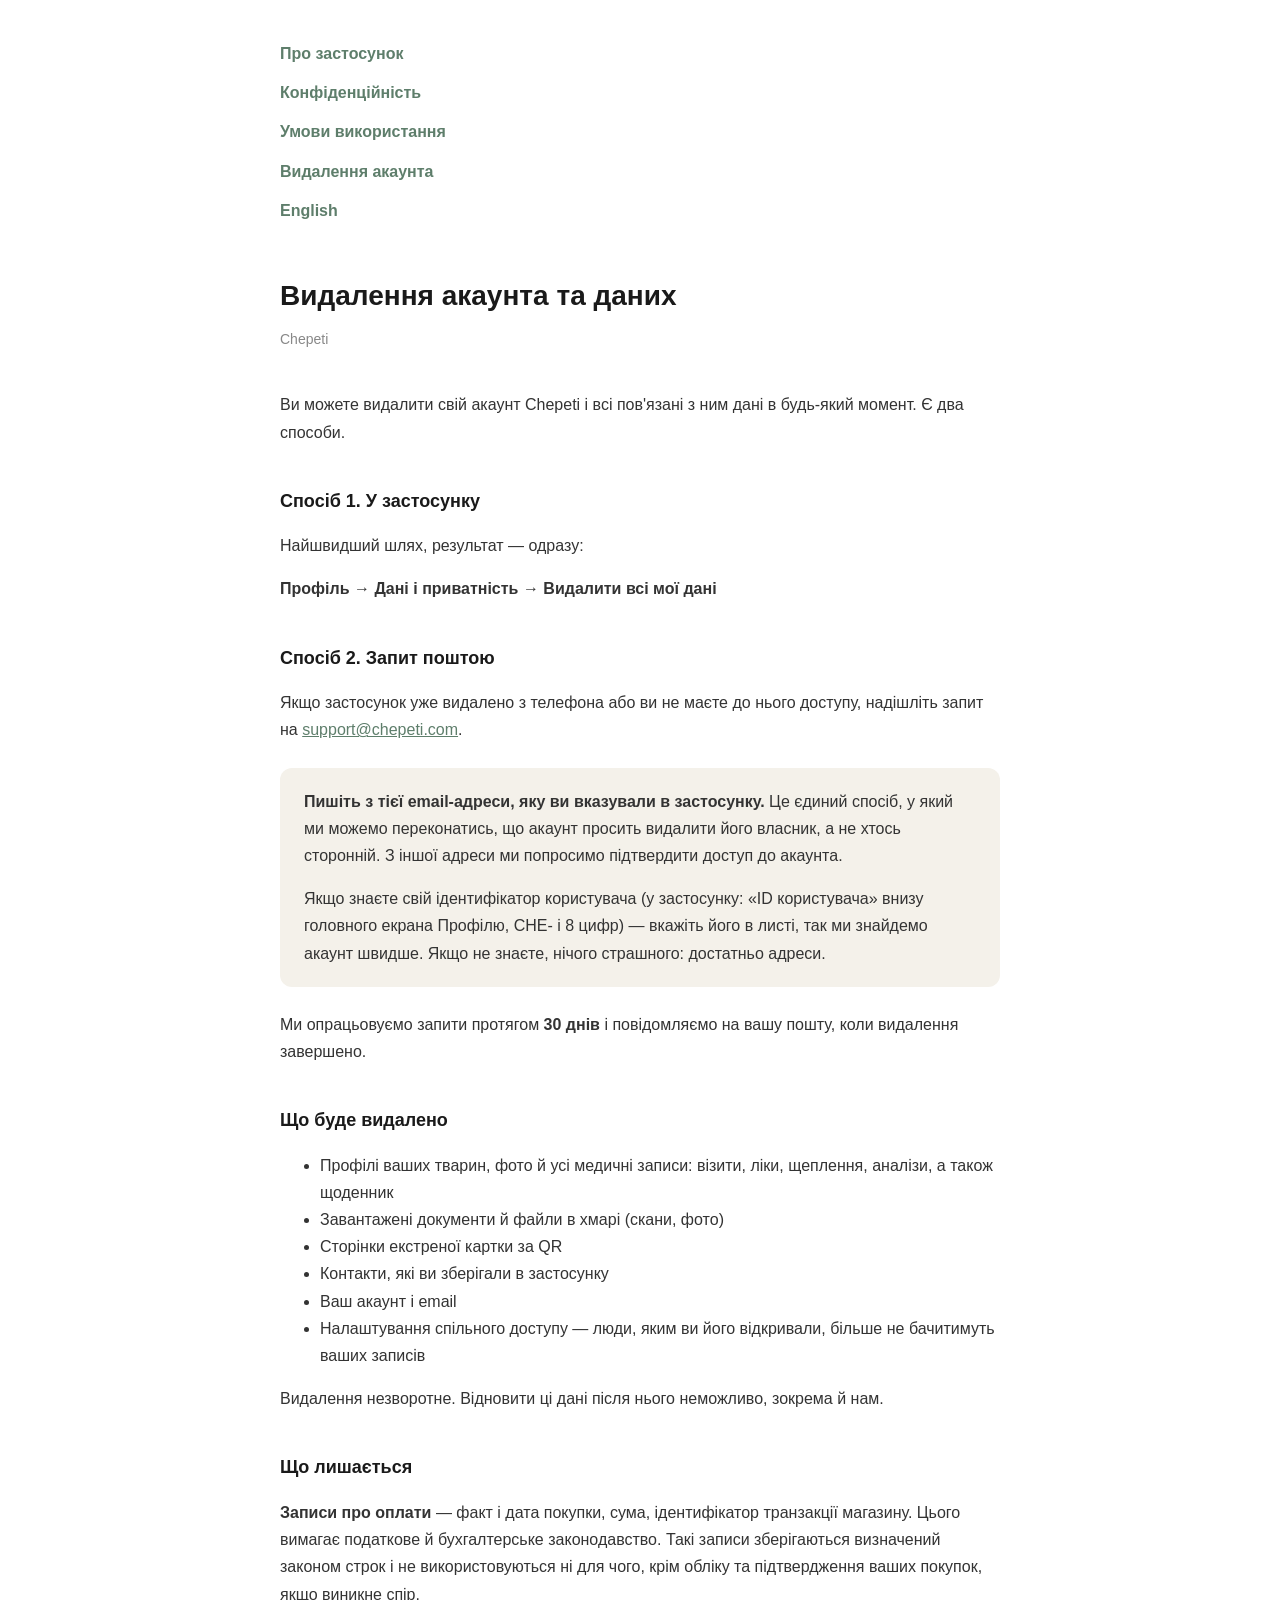
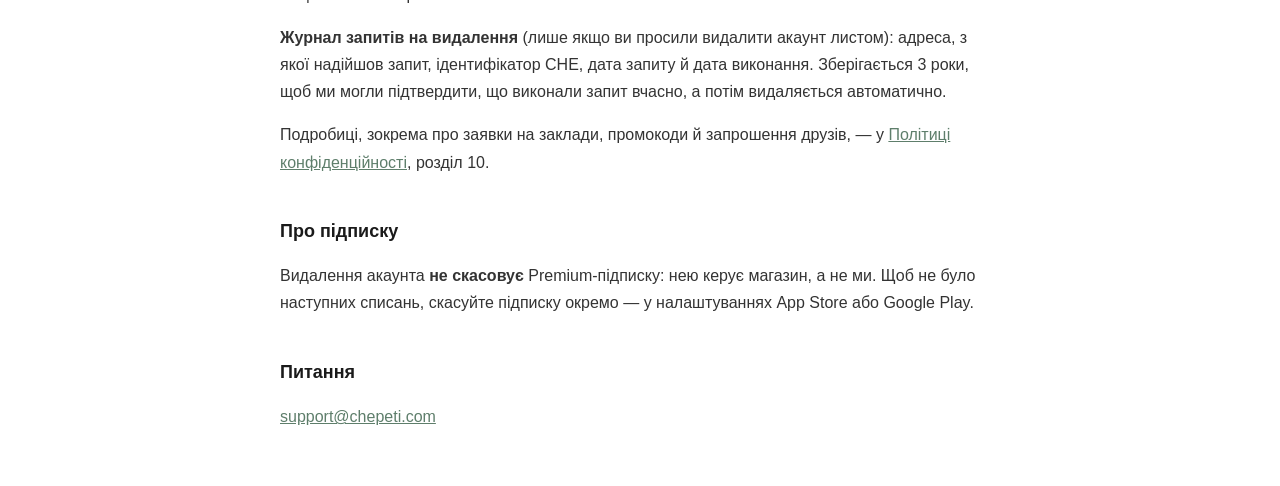
<file: delete-account.html>
<!DOCTYPE html>
<html lang="uk">
<head>
  <meta charset="UTF-8">
  <meta name="viewport" content="width=device-width, initial-scale=1.0">
  <title>Chepeti — Видалення акаунта</title>
  <style>
    body { font-family: -apple-system, BlinkMacSystemFont, 'Segoe UI', sans-serif; max-width: 720px; margin: 0 auto; padding: 40px 24px; color: #1a1a1a; line-height: 1.7; }
    h1 { font-size: 28px; margin-bottom: 8px; }
    h2 { font-size: 18px; margin-top: 40px; }
    p, li { font-size: 16px; color: #333; }
    a { color: #5E7E6B; }
    .updated { color: #888; font-size: 14px; margin-bottom: 40px; display: block; }
    nav { margin-bottom: 48px; display: flex; flex-direction: column; gap: 12px; align-items: flex-start; }
    nav a { font-weight: 600; text-decoration: none; }
    .box { background: #F4F1EA; border-radius: 12px; padding: 20px 24px; margin: 24px 0; }
  </style>
</head>
<body>

  <nav>
    <a href="/">Про застосунок</a>
<a href="/privacy.html">Конфіденційність</a>
<a href="/terms.html">Умови використання</a>
<a href="/delete-account.html">Видалення акаунта</a>
<a href="/en/delete-account.html">English</a>
  </nav>

  <h1>Видалення акаунта та даних</h1>
  <span class="updated">Chepeti</span>

  <p>Ви можете видалити свій акаунт Chepeti і всі пов'язані з ним дані в будь-який момент. Є два способи.</p>

  <h2>Спосіб 1. У застосунку</h2>
  <p>Найшвидший шлях, результат — одразу:</p>
  <p><strong>Профіль → Дані і приватність → Видалити всі мої дані</strong></p>

  <h2>Спосіб 2. Запит поштою</h2>
  <p>Якщо застосунок уже видалено з телефона або ви не маєте до нього доступу, надішліть запит на <a href="mailto:support@chepeti.com?subject=%D0%92%D0%B8%D0%B4%D0%B0%D0%BB%D0%B5%D0%BD%D0%BD%D1%8F%20%D0%B0%D0%BA%D0%B0%D1%83%D0%BD%D1%82%D0%B0">support@chepeti.com</a>.</p>
  <div class="box">
    <p style="margin-top:0"><strong>Пишіть з тієї email-адреси, яку ви вказували в застосунку.</strong> Це єдиний спосіб, у який ми можемо переконатись, що акаунт просить видалити його власник, а не хтось сторонній. З іншої адреси ми попросимо підтвердити доступ до акаунта.</p>
    <p style="margin-bottom:0">Якщо знаєте свій ідентифікатор користувача (у застосунку: «ID користувача» внизу головного екрана Профілю, CHE- і 8 цифр) — вкажіть його в листі, так ми знайдемо акаунт швидше. Якщо не знаєте, нічого страшного: достатньо адреси.</p>
  </div>
  <p>Ми опрацьовуємо запити протягом <strong>30 днів</strong> і повідомляємо на вашу пошту, коли видалення завершено.</p>

  <h2>Що буде видалено</h2>
  <ul>
    <li>Профілі ваших тварин, фото й усі медичні записи: візити, ліки, щеплення, аналізи, а також щоденник</li>
    <li>Завантажені документи й файли в хмарі (скани, фото)</li>
    <li>Сторінки екстреної картки за QR</li>
    <li>Контакти, які ви зберігали в застосунку</li>
    <li>Ваш акаунт і email</li>
    <li>Налаштування спільного доступу — люди, яким ви його відкривали, більше не бачитимуть ваших записів</li>
  </ul>
  <p>Видалення незворотне. Відновити ці дані після нього неможливо, зокрема й нам.</p>

  <h2>Що лишається</h2>
  <p><strong>Записи про оплати</strong> — факт і дата покупки, сума, ідентифікатор транзакції магазину. Цього вимагає податкове й бухгалтерське законодавство. Такі записи зберігаються визначений законом строк і не використовуються ні для чого, крім обліку та підтвердження ваших покупок, якщо виникне спір.</p>
  <p><strong>Журнал запитів на видалення</strong> (лише якщо ви просили видалити акаунт листом): адреса, з якої надійшов запит, ідентифікатор CHE, дата запиту й дата виконання. Зберігається 3 роки, щоб ми могли підтвердити, що виконали запит вчасно, а потім видаляється автоматично.</p>
  <p>Подробиці, зокрема про заявки на заклади, промокоди й запрошення друзів, — у <a href="/privacy.html">Політиці конфіденційності</a>, розділ 10.</p>

  <h2>Про підписку</h2>
  <p>Видалення акаунта <strong>не скасовує</strong> Premium-підписку: нею керує магазин, а не ми. Щоб не було наступних списань, скасуйте підписку окремо — у налаштуваннях App Store або Google Play.</p>

  <h2>Питання</h2>
  <p><a href="mailto:support@chepeti.com">support@chepeti.com</a></p>

</body>
</html>
</file>
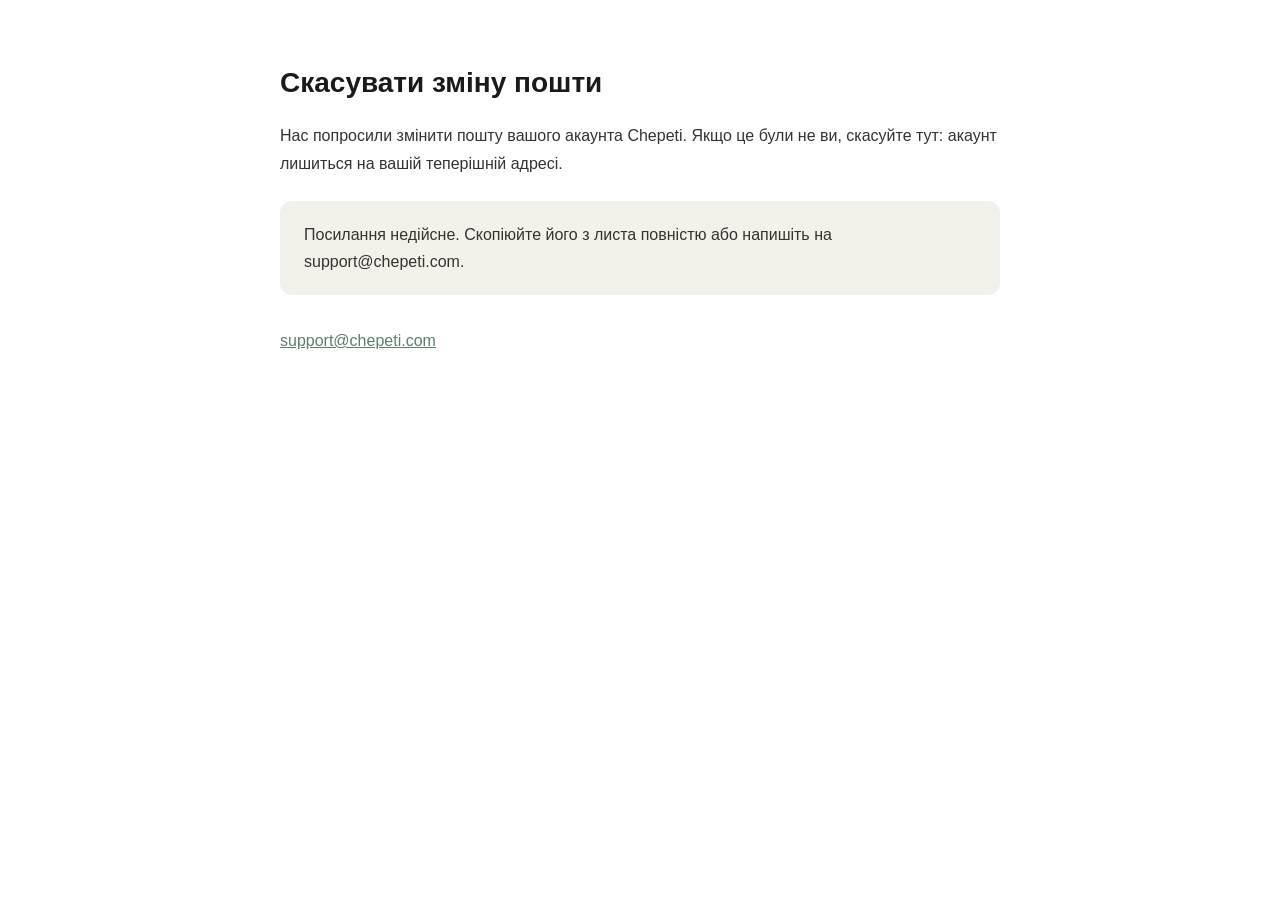
<file: email-change.html>
<!DOCTYPE html>
<html lang="uk">
<head>
  <meta charset="UTF-8">
  <meta name="viewport" content="width=device-width, initial-scale=1.0">
  <meta name="robots" content="noindex">
  <title>Chepeti — Скасувати зміну пошти</title>
  <style>
    body { font-family: -apple-system, BlinkMacSystemFont, 'Segoe UI', sans-serif; max-width: 720px; margin: 0 auto; padding: 40px 24px; color: #1a1a1a; line-height: 1.7; }
    h1 { font-size: 28px; margin-bottom: 8px; }
    p { font-size: 16px; color: #333; }
    a { color: #5E7E6B; }
    .box { background: #F4F1EA; border-radius: 12px; padding: 20px 24px; margin: 24px 0; }
    button { background: #5E7E6B; color: #fff; border: 0; border-radius: 12px; padding: 14px 22px; font: inherit; font-weight: 600; cursor: pointer; }
    button:disabled { opacity: .5; cursor: default; }
  </style>
</head>
<body>
  <!-- Посилання з листа «запит на зміну пошти» (функція adminEmailChange) і з листа «пошту змінено в застосунку»
       (changeEmail, у посиланні &s=1: пошту вже змінено, кнопка повертає стару). Скасовує лише кнопка: поштові сканери самі
       відкривають посилання, і відкриття сторінки нічого не змінює. У адресі лише одноразовий ключ. -->
  <h1 id="t"></h1>
  <p id="lead"></p>
  <div class="box"><p id="msg" style="margin:0"></p></div>
  <button id="go"></button>
  <p style="margin-top:32px"><a href="mailto:support@chepeti.com">support@chepeti.com</a></p>
<script>
const q = new URLSearchParams(location.search), k = q.get('k') || '', en = q.get('l') === 'en', self = q.get('s') === '1';
// Людина змінила пошту сама в застосунку (аудит №73в): зміна вже відбулась, кнопка її повертає.
const SELF = en ? {
  t: 'Return your email', lead: 'The email of your Chepeti account was changed in the app. If it was not you, return your address here.',
  msg: 'If you return the address, the password will be reset and the account will be signed out on all devices. Then sign in with a code sent to this address.',
  go: 'Return my address', busy: 'Returning…', ok: 'Your address is back. Sign in to Chepeti with a code sent to this address. Thank you — we will look into who made the change.',
  done: 'Too late to return the address with this link. Write to support@chepeti.com from this address and we will help.',
  cancelled: 'The address has already been returned. Nothing else to do.',
} : {
  t: 'Повернути пошту', lead: 'Пошту вашого акаунта Chepeti змінено в застосунку. Якщо це були не ви, поверніть свою адресу тут.',
  msg: 'Якщо повернете адресу, пароль буде скинуто, а на всіх пристроях виконається вихід з акаунта. Потім увійдіть кодом, який прийде на цю адресу.',
  go: 'Повернути мою адресу', busy: 'Повертаю…', ok: 'Адресу повернуто. Увійдіть у Chepeti кодом, який прийде на цю адресу. Дякуємо: ми розберемось, хто зробив зміну.',
  done: 'Повернути адресу цим посиланням уже не можна. Напишіть на support@chepeti.com з цієї адреси, і ми допоможемо.',
  cancelled: 'Адресу вже повернуто. Більше нічого робити не треба.',
};
const T0 = en ? {
  t: 'Cancel the email change', lead: 'We were asked to change the email of your Chepeti account. If it was not you, cancel it here: the account will stay on your current address.',
  msg: 'Press the button to cancel. Nothing changes until you do.', go: 'Cancel the change', busy: 'Cancelling…',
  ok: 'Cancelled. Your account stays on your current address. Thank you — we will look into who asked for the change.',
  done: 'Too late: the email has already been changed. Write to support@chepeti.com from this address and we will help.',
  cancelled: 'This change has already been cancelled. Nothing else to do.', bad: 'This link is not valid. Copy it from the email in full, or write to support@chepeti.com.',
  err: 'Could not cancel right now. Try again in a few minutes, or write to support@chepeti.com.',
} : {
  t: 'Скасувати зміну пошти', lead: 'Нас попросили змінити пошту вашого акаунта Chepeti. Якщо це були не ви, скасуйте тут: акаунт лишиться на вашій теперішній адресі.',
  msg: 'Натисніть кнопку, щоб скасувати. Доки не натиснете, нічого не зміниться.', go: 'Скасувати зміну', busy: 'Скасовую…',
  ok: 'Скасовано. Акаунт лишається на вашій теперішній адресі. Дякуємо: ми розберемось, хто просив зміну.',
  done: 'Запізно: пошту вже змінено. Напишіть на support@chepeti.com з цієї адреси, і ми допоможемо.',
  cancelled: 'Цю зміну вже скасовано. Більше нічого робити не треба.', bad: 'Посилання недійсне. Скопіюйте його з листа повністю або напишіть на support@chepeti.com.',
  err: 'Зараз не вдалося скасувати. Спробуйте за кілька хвилин або напишіть на support@chepeti.com.',
};
const T = self ? { ...T0, ...SELF } : T0;
document.documentElement.lang = en ? 'en' : 'uk';
document.title = 'Chepeti — ' + T.t;
for (const id of ['t', 'lead', 'msg', 'go']) document.getElementById(id).textContent = T[id];
const go = document.getElementById('go'), msg = document.getElementById('msg');
if (!/^[\w-]{32}$/.test(k)) { msg.textContent = T.bad; go.hidden = true; }
go.onclick = async () => {
  go.disabled = true; go.textContent = T.busy;
  try {
    const r = await fetch('https://europe-central2-chepeti-c8fb9.cloudfunctions.net/cancelEmailChange', {
      method: 'POST', headers: { 'Content-Type': 'application/json' }, body: JSON.stringify({ data: { k } }) });
    const res = (await r.json()).result?.result;
    msg.textContent = T[res] || T.err;
    if (res) go.hidden = true;
  } catch { msg.textContent = T.err; }
  go.disabled = false; go.textContent = T.go;
};
</script>
</body>
</html>
</file>
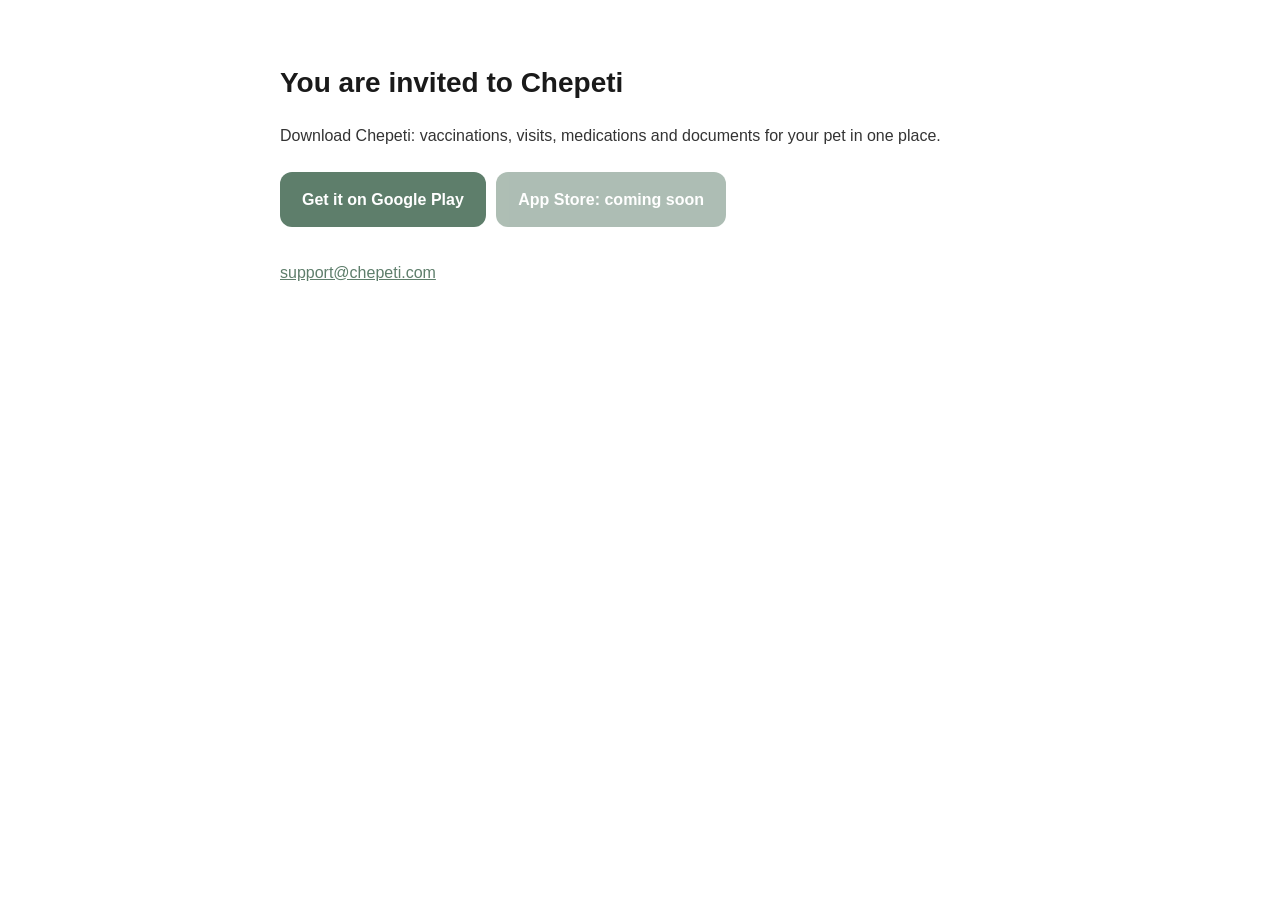
<file: invite.html>
<!DOCTYPE html>
<html lang="uk">
<head>
  <meta charset="UTF-8">
  <meta name="viewport" content="width=device-width, initial-scale=1.0">
  <meta name="robots" content="noindex">
  <title>Chepeti — Запрошення</title>
  <style>
    body { font-family: -apple-system, BlinkMacSystemFont, 'Segoe UI', sans-serif; max-width: 720px; margin: 0 auto; padding: 40px 24px; color: #1a1a1a; line-height: 1.7; }
    h1 { font-size: 28px; margin-bottom: 8px; }
    p { font-size: 16px; color: #333; }
    a { color: #5E7E6B; }
    .box { background: #F4F1EA; border-radius: 12px; padding: 20px 24px; margin: 24px 0; text-align: center; }
    .code { font-size: 32px; font-weight: 700; letter-spacing: 2px; margin: 4px 0 12px; user-select: all; }
    .btn { display: inline-block; background: #5E7E6B; color: #fff; border: 0; border-radius: 12px; padding: 14px 22px; font: inherit; font-weight: 600; cursor: pointer; text-decoration: none; margin: 6px 6px 0 0; }
    .ghost { background: #fff; color: #5E7E6B; border: 1.5px solid #5E7E6B; }
    .off { opacity: .5; cursor: default; }
  </style>
</head>
<body>
  <!-- Запрошення друга (chepeti-app/docs/chepeti-user-flow-referral.md). Одна сторінка на всіх: код — у посиланні
       (?c=CHE-12345678). Сторінка лише показує його; чи існує акаунт, перевіряє застосунок, коли друг вводить код. -->
  <h1 id="t"></h1>
  <p id="lead"></p>
  <div class="box" id="box" hidden>
    <p id="codeLabel" style="margin:0"></p>
    <div class="code" id="code"></div>
    <button class="btn ghost" id="copy"></button>
    <p id="how" style="margin:12px 0 0;font-size:14px"></p>
  </div>
  <a class="btn" id="play" href="https://play.google.com/store/apps/details?id=com.chepeti.app"></a>
  <span class="btn off" id="ios"></span>
  <p style="margin-top:32px"><a href="mailto:support@chepeti.com">support@chepeti.com</a></p>
<script>
const raw = new URLSearchParams(location.search).get('c') || '';
const code = /^CHE-\d{8}$/i.test(raw) ? raw.toUpperCase() : '';
const en = !/^uk|^ru/i.test(navigator.language || '');
const T = en ? {
  t: 'You are invited to Chepeti', lead: 'Vaccinations, visits, medications and documents for your pet in one caring place.',
  none: 'Download Chepeti: vaccinations, visits, medications and documents for your pet in one place.',
  codeLabel: 'Your invitation code', copy: 'Copy code', copied: 'Copied',
  how: 'After installing: Profile → Invite friends → enter this code within 14 days. After your first Premium payment you both get a month of Premium.',
  play: 'Get it on Google Play', ios: 'App Store: coming soon',
} : {
  t: 'Вас запрошено в Chepeti', lead: 'Щеплення, візити, ліки й документи улюбленця в одному турботливому місці.',
  none: 'Завантажте Chepeti: щеплення, візити, ліки й документи улюбленця в одному місці.',
  codeLabel: 'Ваш код запрошення', copy: 'Скопіювати код', copied: 'Скопійовано',
  how: 'Після встановлення: Профіль → «Запросити друзів» → введіть цей код протягом 14 днів. Після вашої першої оплати Premium ви обоє отримаєте місяць Premium.',
  play: 'Завантажити в Google Play', ios: 'App Store: скоро',
};
document.documentElement.lang = en ? 'en' : 'uk';
document.title = 'Chepeti — ' + T.t;
for (const id of ['t', 'codeLabel', 'copy', 'how', 'play', 'ios']) document.getElementById(id).textContent = T[id];
document.getElementById('lead').textContent = code ? T.lead : T.none;
if (code) {
  document.getElementById('box').hidden = false;
  document.getElementById('code').textContent = code;
  const b = document.getElementById('copy');
  b.onclick = () => navigator.clipboard.writeText(code).then(() => { b.textContent = T.copied; setTimeout(() => (b.textContent = T.copy), 2000); });
}
</script>
</body>
</html>
</file>
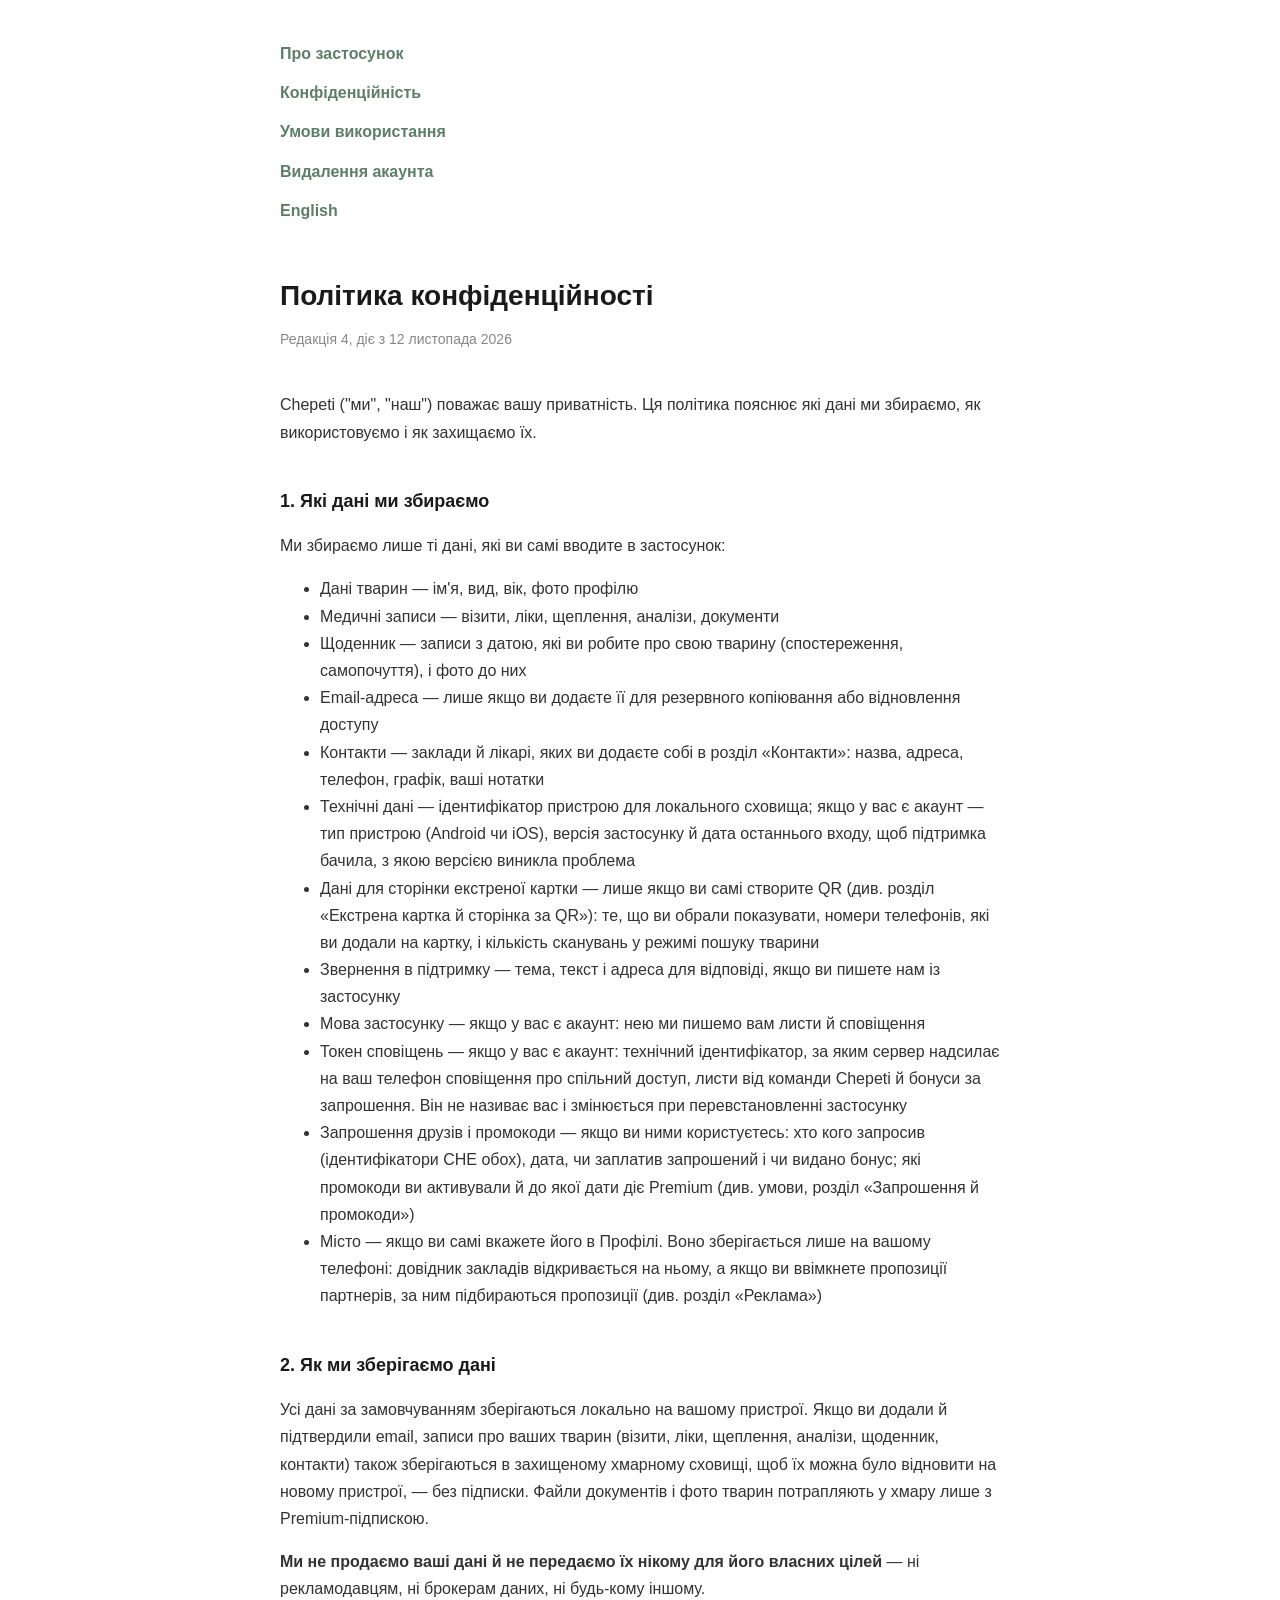
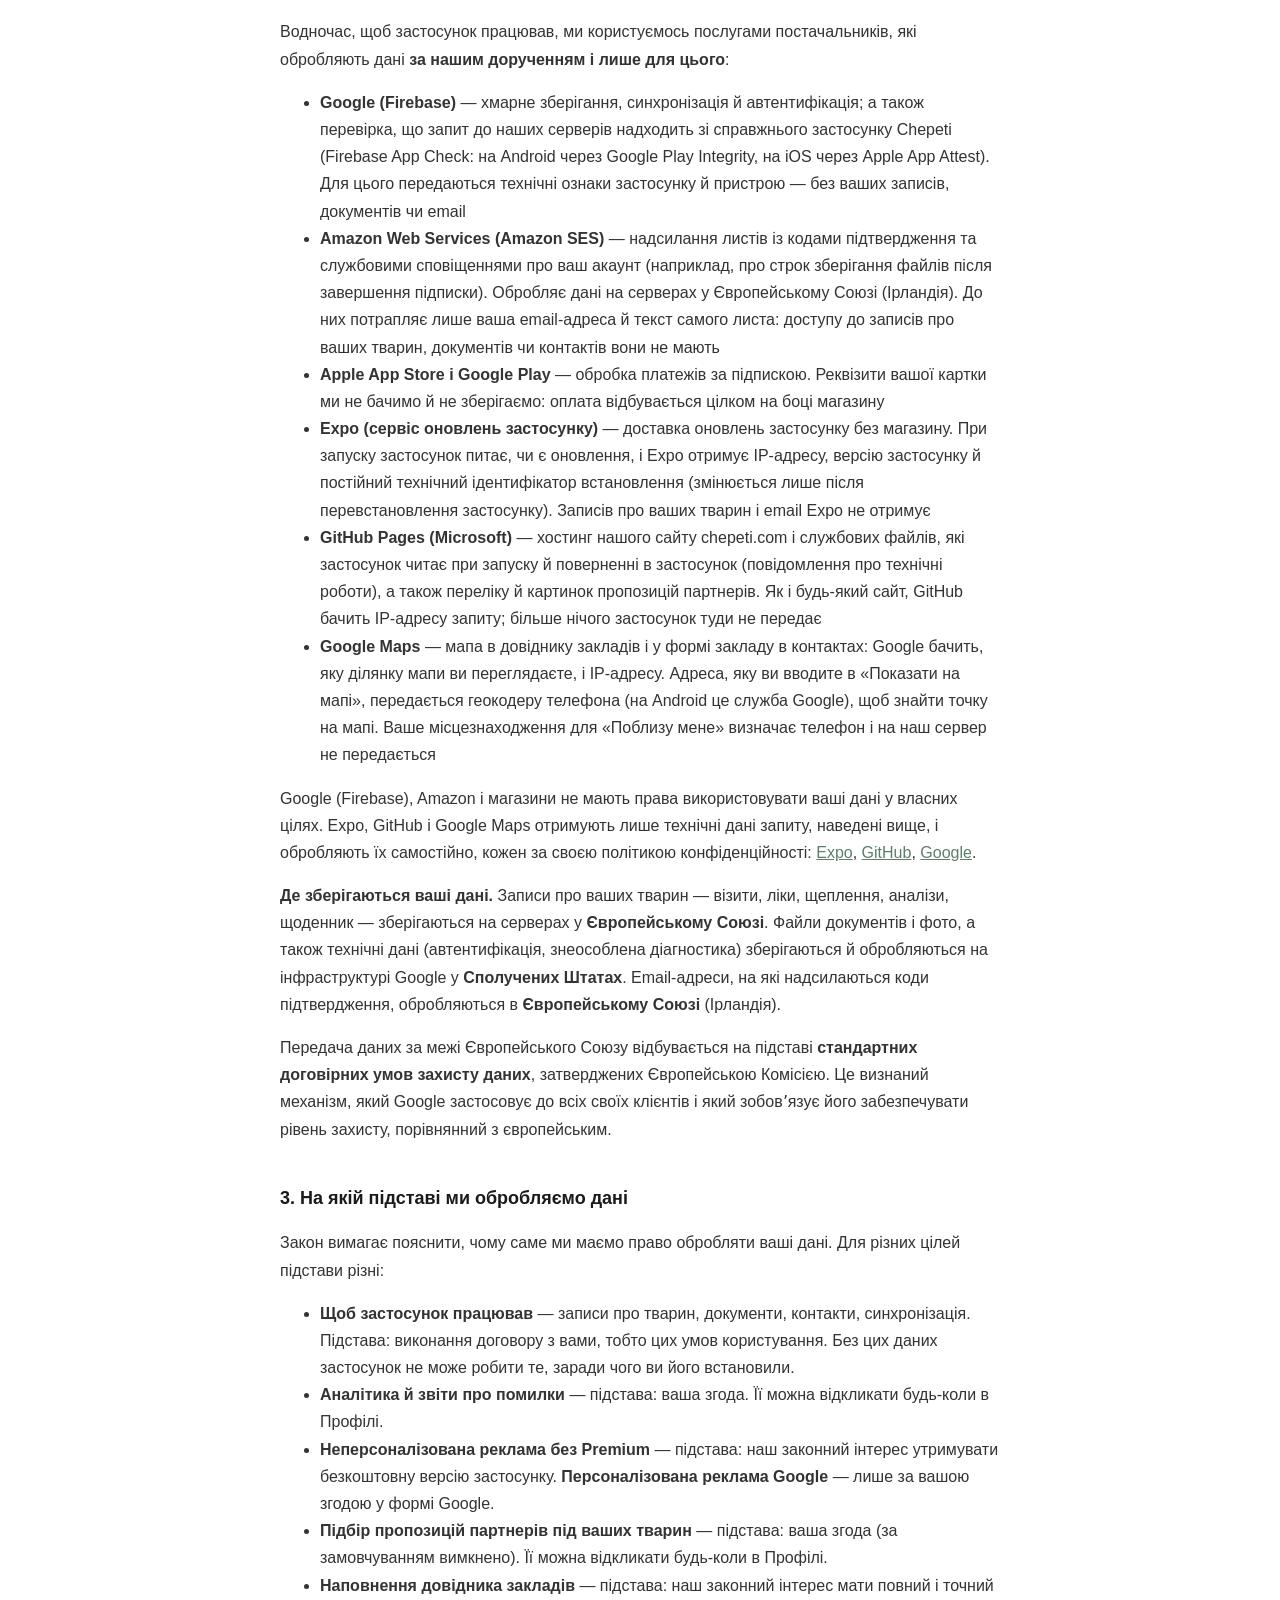
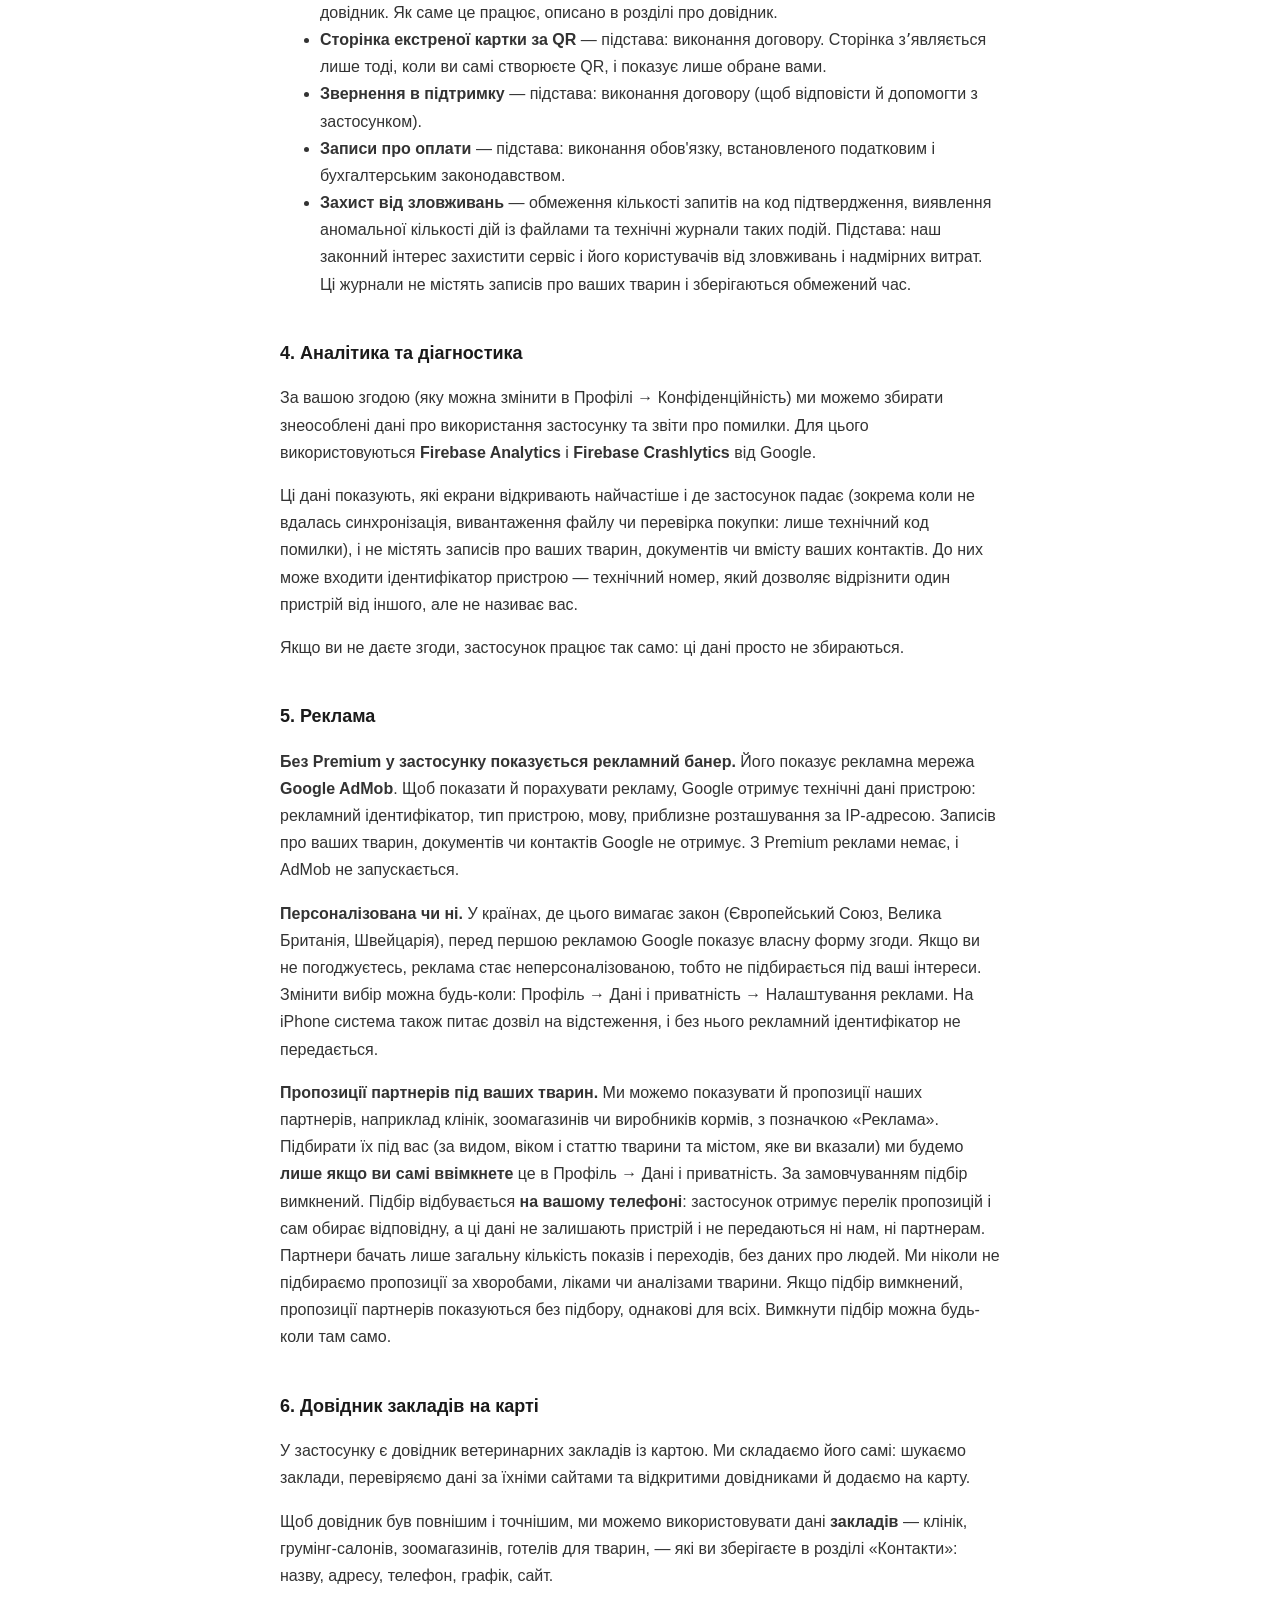
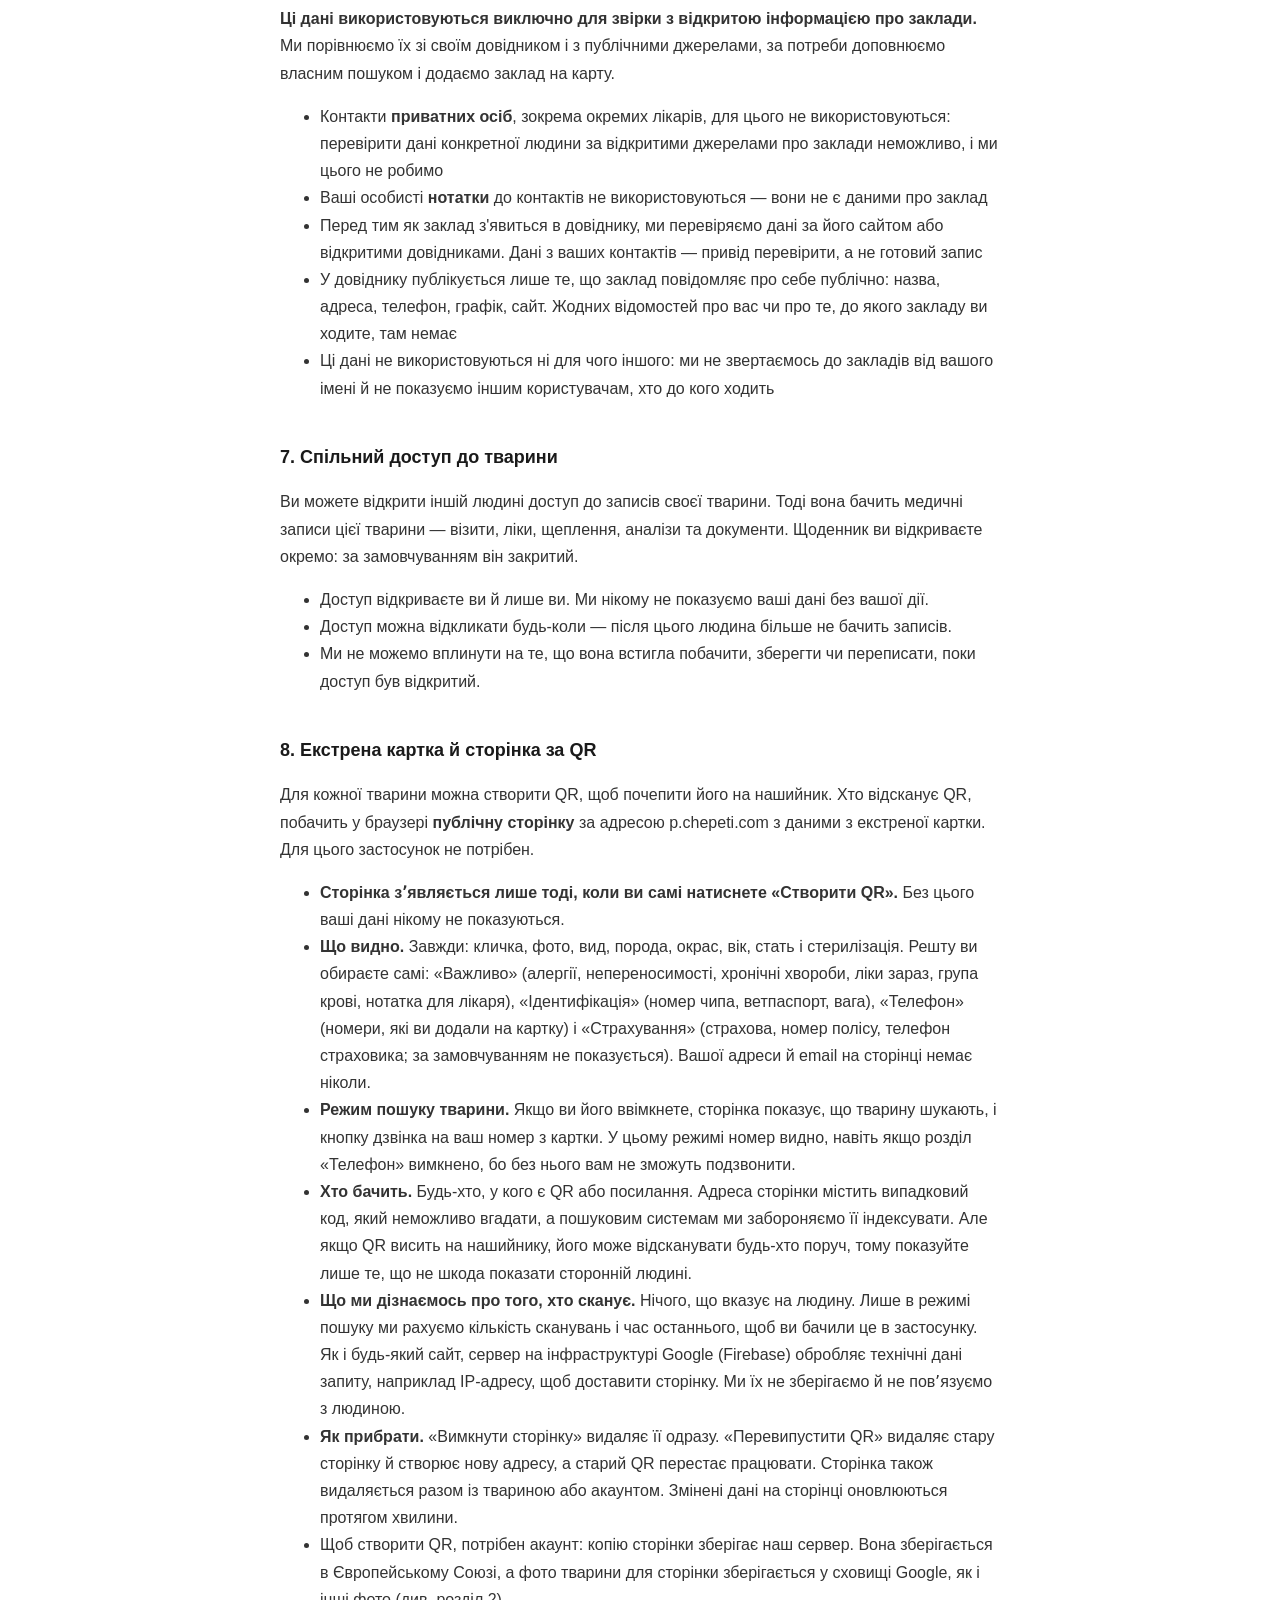
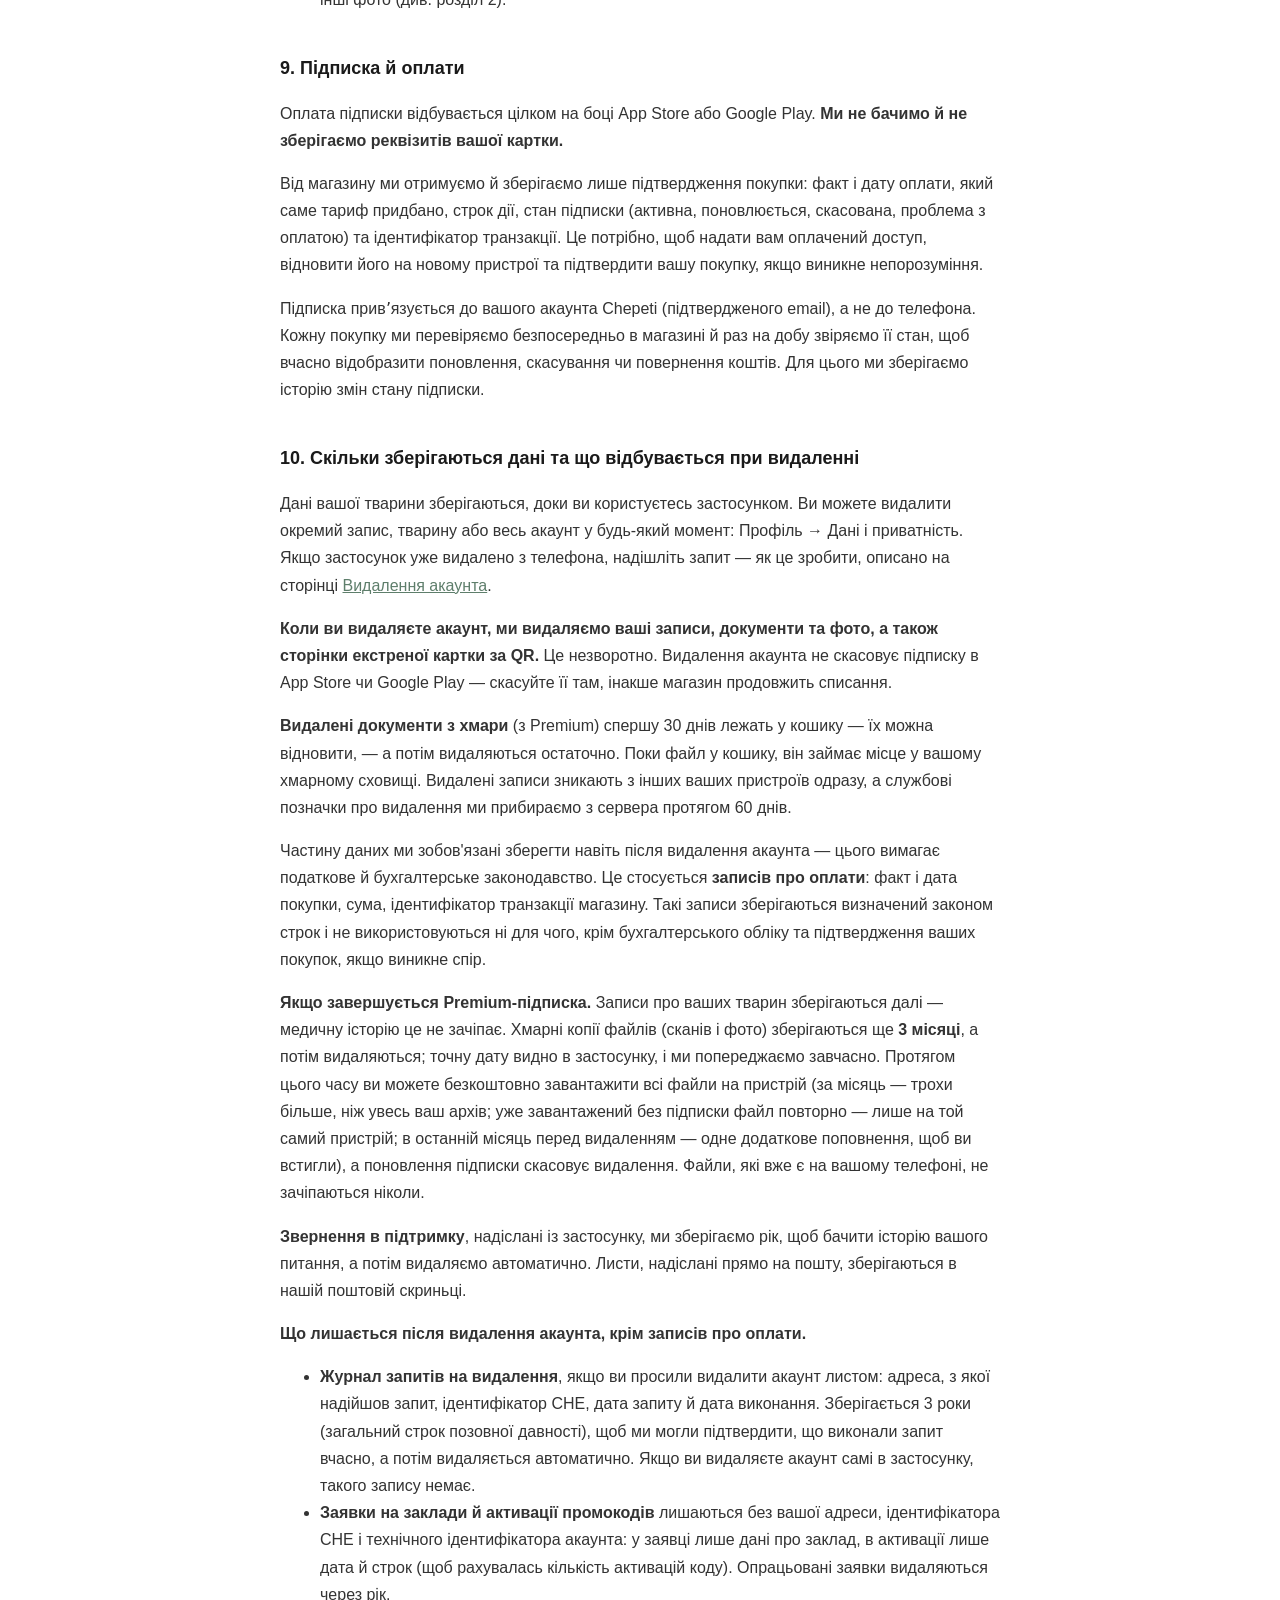
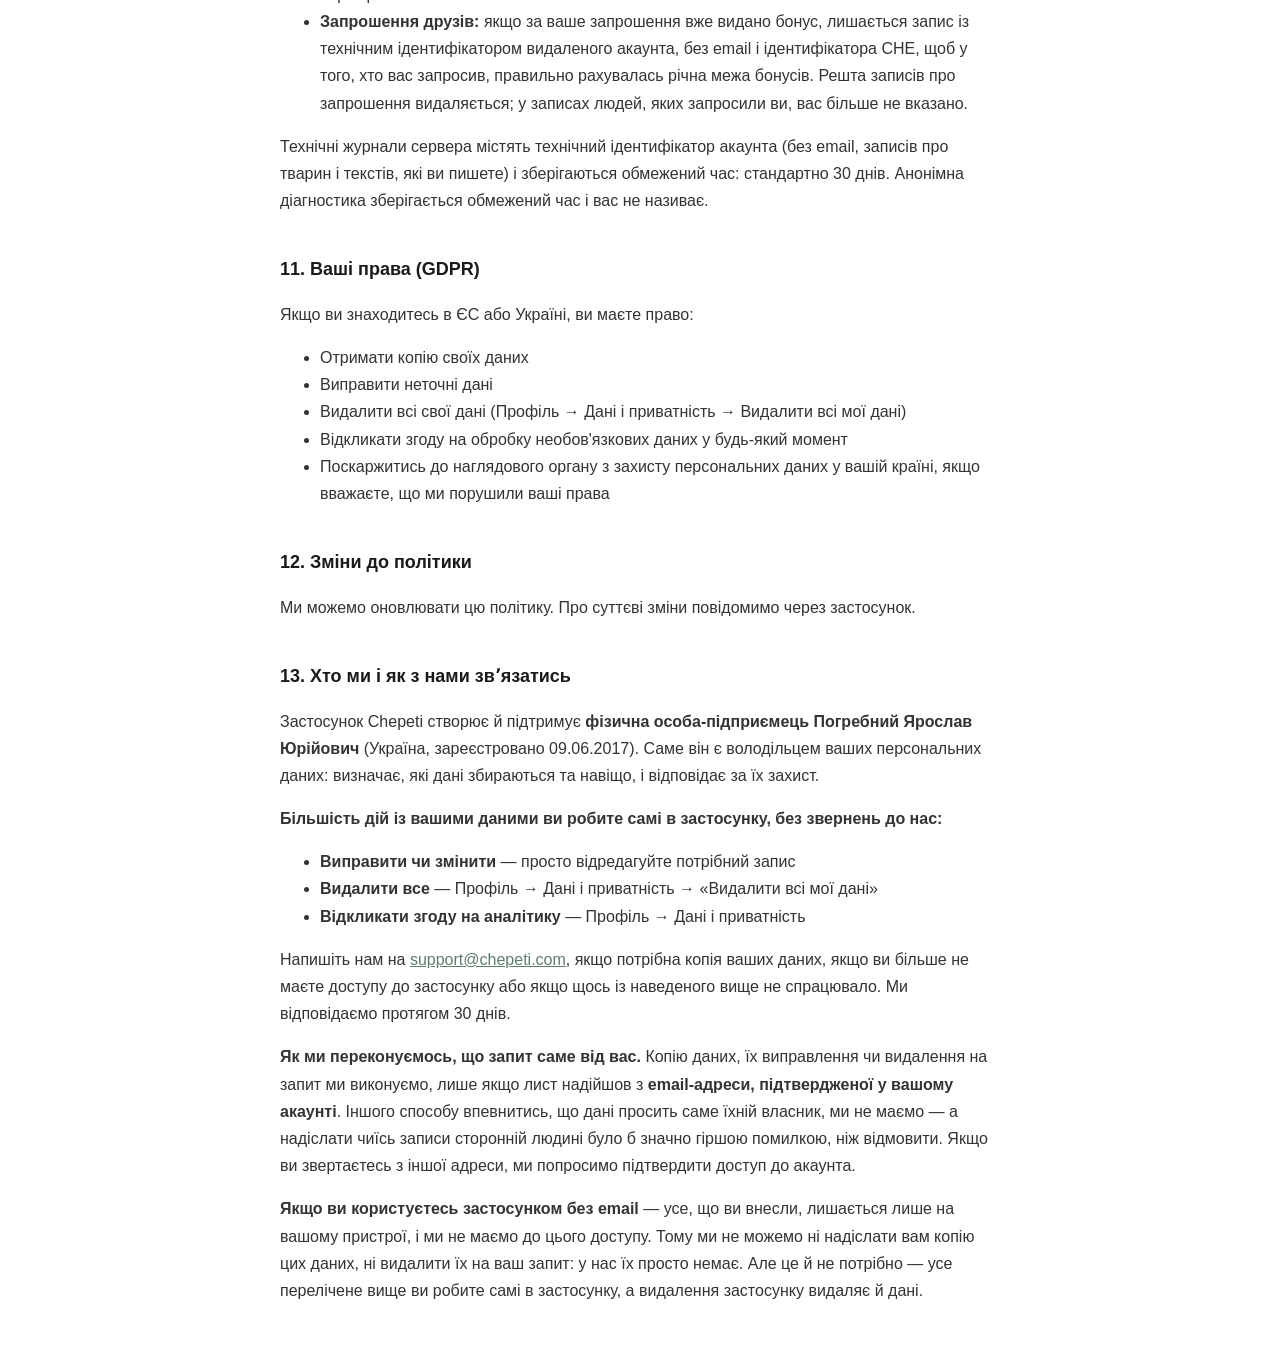
<file: privacy.html>
<!DOCTYPE html>
<html lang="uk">
<head>
  <meta charset="UTF-8">
  <meta name="viewport" content="width=device-width, initial-scale=1.0">
  <title>Chepeti — Політика конфіденційності</title>
  <style>
    body { font-family: -apple-system, BlinkMacSystemFont, 'Segoe UI', sans-serif; max-width: 720px; margin: 0 auto; padding: 40px 24px; color: #1a1a1a; line-height: 1.7; }
    h1 { font-size: 28px; margin-bottom: 8px; }
    h2 { font-size: 18px; margin-top: 40px; }
    p, li { font-size: 16px; color: #333; }
    a { color: #5E7E6B; }
    .updated { color: #888; font-size: 14px; margin-bottom: 40px; display: block; }
    nav { margin-bottom: 48px; display: flex; flex-direction: column; gap: 12px; align-items: flex-start; }
    nav a { font-weight: 600; text-decoration: none; }
  </style>
</head>
<body>

  <nav>
    <a href="/">Про застосунок</a>
<a href="/privacy.html">Конфіденційність</a>
<a href="/terms.html">Умови використання</a>
<a href="/delete-account.html">Видалення акаунта</a>
<a href="/en/privacy.html">English</a>
  </nav>

  <h1>Політика конфіденційності</h1>
  <span class="updated">Редакція 4, діє з 12 листопада 2026</span>

  <p>Chepeti ("ми", "наш") поважає вашу приватність. Ця політика пояснює які дані ми збираємо, як використовуємо і як захищаємо їх.</p>

  <h2>1. Які дані ми збираємо</h2>
  <p>Ми збираємо лише ті дані, які ви самі вводите в застосунок:</p>
  <ul>
    <li>Дані тварин — ім'я, вид, вік, фото профілю</li>
    <li>Медичні записи — візити, ліки, щеплення, аналізи, документи</li>
    <li>Щоденник — записи з датою, які ви робите про свою тварину (спостереження, самопочуття), і фото до них</li>
    <li>Email-адреса — лише якщо ви додаєте її для резервного копіювання або відновлення доступу</li>
    <li>Контакти — заклади й лікарі, яких ви додаєте собі в розділ «Контакти»: назва, адреса, телефон, графік, ваші нотатки</li>
    <li>Технічні дані — ідентифікатор пристрою для локального сховища; якщо у вас є акаунт — тип пристрою (Android чи iOS), версія застосунку й дата останнього входу, щоб підтримка бачила, з якою версією виникла проблема</li>
    <li>Дані для сторінки екстреної картки — лише якщо ви самі створите QR (див. розділ «Екстрена картка й сторінка за QR»): те, що ви обрали показувати, номери телефонів, які ви додали на картку, і кількість сканувань у режимі пошуку тварини</li>
    <li>Звернення в підтримку — тема, текст і адреса для відповіді, якщо ви пишете нам із застосунку</li>
    <li>Мова застосунку — якщо у вас є акаунт: нею ми пишемо вам листи й сповіщення</li>
    <li>Токен сповіщень — якщо у вас є акаунт: технічний ідентифікатор, за яким сервер надсилає на ваш телефон сповіщення про спільний доступ, листи від команди Chepeti й бонуси за запрошення. Він не називає вас і змінюється при перевстановленні застосунку</li>
    <li>Запрошення друзів і промокоди — якщо ви ними користуєтесь: хто кого запросив (ідентифікатори CHE обох), дата, чи заплатив запрошений і чи видано бонус; які промокоди ви активували й до якої дати діє Premium (див. умови, розділ «Запрошення й промокоди»)</li>
    <li>Місто — якщо ви самі вкажете його в Профілі. Воно зберігається лише на вашому телефоні: довідник закладів відкривається на ньому, а якщо ви ввімкнете пропозиції партнерів, за ним підбираються пропозиції (див. розділ «Реклама»)</li>
  </ul>

  <h2>2. Як ми зберігаємо дані</h2>
  <p>Усі дані за замовчуванням зберігаються локально на вашому пристрої. Якщо ви додали й підтвердили email, записи про ваших тварин (візити, ліки, щеплення, аналізи, щоденник, контакти) також зберігаються в захищеному хмарному сховищі, щоб їх можна було відновити на новому пристрої, — без підписки. Файли документів і фото тварин потрапляють у хмару лише з Premium-підпискою.</p>
  <p><strong>Ми не продаємо ваші дані й не передаємо їх нікому для його власних цілей</strong> — ні рекламодавцям, ні брокерам даних, ні будь-кому іншому.</p>
  <p>Водночас, щоб застосунок працював, ми користуємось послугами постачальників, які обробляють дані <strong>за нашим дорученням і лише для цього</strong>:</p>
  <ul>
    <li><strong>Google (Firebase)</strong> — хмарне зберігання, синхронізація й автентифікація; а також перевірка, що запит до наших серверів надходить зі справжнього застосунку Chepeti (Firebase App Check: на Android через Google Play Integrity, на iOS через Apple App Attest). Для цього передаються технічні ознаки застосунку й пристрою — без ваших записів, документів чи email</li>
    <li><strong>Amazon Web Services (Amazon SES)</strong> — надсилання листів із кодами підтвердження та службовими сповіщеннями про ваш акаунт (наприклад, про строк зберігання файлів після завершення підписки). Обробляє дані на серверах у Європейському Союзі (Ірландія). До них потрапляє лише ваша email-адреса й текст самого листа: доступу до записів про ваших тварин, документів чи контактів вони не мають</li>
    <li><strong>Apple App Store і Google Play</strong> — обробка платежів за підпискою. Реквізити вашої картки ми не бачимо й не зберігаємо: оплата відбувається цілком на боці магазину</li>
    <li><strong>Expo (сервіс оновлень застосунку)</strong> — доставка оновлень застосунку без магазину. При запуску застосунок питає, чи є оновлення, і Expo отримує IP-адресу, версію застосунку й постійний технічний ідентифікатор встановлення (змінюється лише після перевстановлення застосунку). Записів про ваших тварин і email Expo не отримує</li>
    <li><strong>GitHub Pages (Microsoft)</strong> — хостинг нашого сайту chepeti.com і службових файлів, які застосунок читає при запуску й поверненні в застосунок (повідомлення про технічні роботи), а також переліку й картинок пропозицій партнерів. Як і будь-який сайт, GitHub бачить IP-адресу запиту; більше нічого застосунок туди не передає</li>
    <li><strong>Google Maps</strong> — мапа в довіднику закладів і у формі закладу в контактах: Google бачить, яку ділянку мапи ви переглядаєте, і IP-адресу. Адреса, яку ви вводите в «Показати на мапі», передається геокодеру телефона (на Android це служба Google), щоб знайти точку на мапі. Ваше місцезнаходження для «Поблизу мене» визначає телефон і на наш сервер не передається</li>
  </ul>
  <p>Google (Firebase), Amazon і магазини не мають права використовувати ваші дані у власних цілях. Expo, GitHub і Google Maps отримують лише технічні дані запиту, наведені вище, і обробляють їх самостійно, кожен за своєю політикою конфіденційності: <a href="https://expo.dev/privacy">Expo</a>, <a href="https://docs.github.com/site-policy/privacy-policies/github-general-privacy-statement">GitHub</a>, <a href="https://policies.google.com/privacy">Google</a>.</p>
  <p><strong>Де зберігаються ваші дані.</strong> Записи про ваших тварин — візити, ліки, щеплення, аналізи, щоденник — зберігаються на серверах у <strong>Європейському Союзі</strong>. Файли документів і фото, а також технічні дані (автентифікація, знеособлена діагностика) зберігаються й обробляються на інфраструктурі Google у <strong>Сполучених Штатах</strong>. Email-адреси, на які надсилаються коди підтвердження, обробляються в <strong>Європейському Союзі</strong> (Ірландія).</p>
  <p>Передача даних за межі Європейського Союзу відбувається на підставі <strong>стандартних договірних умов захисту даних</strong>, затверджених Європейською Комісією. Це визнаний механізм, який Google застосовує до всіх своїх клієнтів і який зобовʼязує його забезпечувати рівень захисту, порівнянний з європейським.</p>

  <h2>3. На якій підставі ми обробляємо дані</h2>
  <p>Закон вимагає пояснити, чому саме ми маємо право обробляти ваші дані. Для різних цілей підстави різні:</p>
  <ul>
    <li><strong>Щоб застосунок працював</strong> — записи про тварин, документи, контакти, синхронізація. Підстава: виконання договору з вами, тобто цих умов користування. Без цих даних застосунок не може робити те, заради чого ви його встановили.</li>
    <li><strong>Аналітика й звіти про помилки</strong> — підстава: ваша згода. Її можна відкликати будь-коли в Профілі.</li>
    <li><strong>Неперсоналізована реклама без Premium</strong> — підстава: наш законний інтерес утримувати безкоштовну версію застосунку. <strong>Персоналізована реклама Google</strong> — лише за вашою згодою у формі Google.</li>
    <li><strong>Підбір пропозицій партнерів під ваших тварин</strong> — підстава: ваша згода (за замовчуванням вимкнено). Її можна відкликати будь-коли в Профілі.</li>
    <li><strong>Наповнення довідника закладів</strong> — підстава: наш законний інтерес мати повний і точний довідник. Як саме це працює, описано в розділі про довідник.</li>
    <li><strong>Сторінка екстреної картки за QR</strong> — підстава: виконання договору. Сторінка зʼявляється лише тоді, коли ви самі створюєте QR, і показує лише обране вами.</li>
    <li><strong>Звернення в підтримку</strong> — підстава: виконання договору (щоб відповісти й допомогти з застосунком).</li>
    <li><strong>Записи про оплати</strong> — підстава: виконання обов'язку, встановленого податковим і бухгалтерським законодавством.</li>
    <li><strong>Захист від зловживань</strong> — обмеження кількості запитів на код підтвердження, виявлення аномальної кількості дій із файлами та технічні журнали таких подій. Підстава: наш законний інтерес захистити сервіс і його користувачів від зловживань і надмірних витрат. Ці журнали не містять записів про ваших тварин і зберігаються обмежений час.</li>
  </ul>

  <h2>4. Аналітика та діагностика</h2>
  <p>За вашою згодою (яку можна змінити в Профілі → Конфіденційність) ми можемо збирати знеособлені дані про використання застосунку та звіти про помилки. Для цього використовуються <strong>Firebase Analytics</strong> і <strong>Firebase Crashlytics</strong> від Google.</p>
  <p>Ці дані показують, які екрани відкривають найчастіше і де застосунок падає (зокрема коли не вдалась синхронізація, вивантаження файлу чи перевірка покупки: лише технічний код помилки), і не містять записів про ваших тварин, документів чи вмісту ваших контактів. До них може входити ідентифікатор пристрою — технічний номер, який дозволяє відрізнити один пристрій від іншого, але не називає вас.</p>
  <p>Якщо ви не даєте згоди, застосунок працює так само: ці дані просто не збираються.</p>

  <h2>5. Реклама</h2>
  <p><strong>Без Premium у застосунку показується рекламний банер.</strong> Його показує рекламна мережа <strong>Google AdMob</strong>. Щоб показати й порахувати рекламу, Google отримує технічні дані пристрою: рекламний ідентифікатор, тип пристрою, мову, приблизне розташування за IP-адресою. Записів про ваших тварин, документів чи контактів Google не отримує. З Premium реклами немає, і AdMob не запускається.</p>
  <p><strong>Персоналізована чи ні.</strong> У країнах, де цього вимагає закон (Європейський Союз, Велика Британія, Швейцарія), перед першою рекламою Google показує власну форму згоди. Якщо ви не погоджуєтесь, реклама стає неперсоналізованою, тобто не підбирається під ваші інтереси. Змінити вибір можна будь-коли: Профіль → Дані і приватність → Налаштування реклами. На iPhone система також питає дозвіл на відстеження, і без нього рекламний ідентифікатор не передається.</p>
  <p><strong>Пропозиції партнерів під ваших тварин.</strong> Ми можемо показувати й пропозиції наших партнерів, наприклад клінік, зоомагазинів чи виробників кормів, з позначкою «Реклама». Підбирати їх під вас (за видом, віком і статтю тварини та містом, яке ви вказали) ми будемо <strong>лише якщо ви самі ввімкнете</strong> це в Профіль → Дані і приватність. За замовчуванням підбір вимкнений. Підбір відбувається <strong>на вашому телефоні</strong>: застосунок отримує перелік пропозицій і сам обирає відповідну, а ці дані не залишають пристрій і не передаються ні нам, ні партнерам. Партнери бачать лише загальну кількість показів і переходів, без даних про людей. Ми ніколи не підбираємо пропозиції за хворобами, ліками чи аналізами тварини. Якщо підбір вимкнений, пропозиції партнерів показуються без підбору, однакові для всіх. Вимкнути підбір можна будь-коли там само.</p>

  <h2>6. Довідник закладів на карті</h2>
  <p>У застосунку є довідник ветеринарних закладів із картою. Ми складаємо його самі: шукаємо заклади, перевіряємо дані за їхніми сайтами та відкритими довідниками й додаємо на карту.</p>

  <p>Щоб довідник був повнішим і точнішим, ми можемо використовувати дані <strong>закладів</strong> — клінік, грумінг-салонів, зоомагазинів, готелів для тварин, — які ви зберігаєте в розділі «Контакти»: назву, адресу, телефон, графік, сайт.</p>

  <p><strong>Ці дані використовуються виключно для звірки з відкритою інформацією про заклади.</strong> Ми порівнюємо їх зі своїм довідником і з публічними джерелами, за потреби доповнюємо власним пошуком і додаємо заклад на карту.</p>

  <ul>
    <li>Контакти <strong>приватних осіб</strong>, зокрема окремих лікарів, для цього не використовуються: перевірити дані конкретної людини за відкритими джерелами про заклади неможливо, і ми цього не робимо</li>
    <li>Ваші особисті <strong>нотатки</strong> до контактів не використовуються — вони не є даними про заклад</li>
    <li>Перед тим як заклад з'явиться в довіднику, ми перевіряємо дані за його сайтом або відкритими довідниками. Дані з ваших контактів — привід перевірити, а не готовий запис</li>
    <li>У довіднику публікується лише те, що заклад повідомляє про себе публічно: назва, адреса, телефон, графік, сайт. Жодних відомостей про вас чи про те, до якого закладу ви ходите, там немає</li>
    <li>Ці дані не використовуються ні для чого іншого: ми не звертаємось до закладів від вашого імені й не показуємо іншим користувачам, хто до кого ходить</li>
  </ul>

  <h2>7. Спільний доступ до тварини</h2>
  <p>Ви можете відкрити іншій людині доступ до записів своєї тварини. Тоді вона бачить медичні записи цієї тварини — візити, ліки, щеплення, аналізи та документи. Щоденник ви відкриваєте окремо: за замовчуванням він закритий.</p>
  <ul>
    <li>Доступ відкриваєте ви й лише ви. Ми нікому не показуємо ваші дані без вашої дії.</li>
    <li>Доступ можна відкликати будь-коли — після цього людина більше не бачить записів.</li>
    <li>Ми не можемо вплинути на те, що вона встигла побачити, зберегти чи переписати, поки доступ був відкритий.</li>
  </ul>

  <h2>8. Екстрена картка й сторінка за QR</h2>
  <p>Для кожної тварини можна створити QR, щоб почепити його на нашийник. Хто відсканує QR, побачить у браузері <strong>публічну сторінку</strong> за адресою p.chepeti.com з даними з екстреної картки. Для цього застосунок не потрібен.</p>
  <ul>
    <li><strong>Сторінка зʼявляється лише тоді, коли ви самі натиснете «Створити QR».</strong> Без цього ваші дані нікому не показуються.</li>
    <li><strong>Що видно.</strong> Завжди: кличка, фото, вид, порода, окрас, вік, стать і стерилізація. Решту ви обираєте самі: «Важливо» (алергії, непереносимості, хронічні хвороби, ліки зараз, група крові, нотатка для лікаря), «Ідентифікація» (номер чипа, ветпаспорт, вага), «Телефон» (номери, які ви додали на картку) і «Страхування» (страхова, номер полісу, телефон страховика; за замовчуванням не показується). Вашої адреси й email на сторінці немає ніколи.</li>
    <li><strong>Режим пошуку тварини.</strong> Якщо ви його ввімкнете, сторінка показує, що тварину шукають, і кнопку дзвінка на ваш номер з картки. У цьому режимі номер видно, навіть якщо розділ «Телефон» вимкнено, бо без нього вам не зможуть подзвонити.</li>
    <li><strong>Хто бачить.</strong> Будь-хто, у кого є QR або посилання. Адреса сторінки містить випадковий код, який неможливо вгадати, а пошуковим системам ми забороняємо її індексувати. Але якщо QR висить на нашийнику, його може відсканувати будь-хто поруч, тому показуйте лише те, що не шкода показати сторонній людині.</li>
    <li><strong>Що ми дізнаємось про того, хто сканує.</strong> Нічого, що вказує на людину. Лише в режимі пошуку ми рахуємо кількість сканувань і час останнього, щоб ви бачили це в застосунку. Як і будь-який сайт, сервер на інфраструктурі Google (Firebase) обробляє технічні дані запиту, наприклад IP-адресу, щоб доставити сторінку. Ми їх не зберігаємо й не повʼязуємо з людиною.</li>
    <li><strong>Як прибрати.</strong> «Вимкнути сторінку» видаляє її одразу. «Перевипустити QR» видаляє стару сторінку й створює нову адресу, а старий QR перестає працювати. Сторінка також видаляється разом із твариною або акаунтом. Змінені дані на сторінці оновлюються протягом хвилини.</li>
    <li>Щоб створити QR, потрібен акаунт: копію сторінки зберігає наш сервер. Вона зберігається в Європейському Союзі, а фото тварини для сторінки зберігається у сховищі Google, як і інші фото (див. розділ 2).</li>
  </ul>

  <h2>9. Підписка й оплати</h2>
  <p>Оплата підписки відбувається цілком на боці App Store або Google Play. <strong>Ми не бачимо й не зберігаємо реквізитів вашої картки.</strong></p>
  <p>Від магазину ми отримуємо й зберігаємо лише підтвердження покупки: факт і дату оплати, який саме тариф придбано, строк дії, стан підписки (активна, поновлюється, скасована, проблема з оплатою) та ідентифікатор транзакції. Це потрібно, щоб надати вам оплачений доступ, відновити його на новому пристрої та підтвердити вашу покупку, якщо виникне непорозуміння.</p>
  <p>Підписка привʼязується до вашого акаунта Chepeti (підтвердженого email), а не до телефона. Кожну покупку ми перевіряємо безпосередньо в магазині й раз на добу звіряємо її стан, щоб вчасно відобразити поновлення, скасування чи повернення коштів. Для цього ми зберігаємо історію змін стану підписки.</p>

  <h2>10. Скільки зберігаються дані та що відбувається при видаленні</h2>
  <p>Дані вашої тварини зберігаються, доки ви користуєтесь застосунком. Ви можете видалити окремий запис, тварину або весь акаунт у будь-який момент: Профіль → Дані і приватність. Якщо застосунок уже видалено з телефона, надішліть запит — як це зробити, описано на сторінці <a href="/delete-account.html">Видалення акаунта</a>.</p>
  <p><strong>Коли ви видаляєте акаунт, ми видаляємо ваші записи, документи та фото, а також сторінки екстреної картки за QR.</strong> Це незворотно. Видалення акаунта не скасовує підписку в App Store чи Google Play — скасуйте її там, інакше магазин продовжить списання.</p>
  <p><strong>Видалені документи з хмари</strong> (з Premium) спершу 30 днів лежать у кошику — їх можна відновити, — а потім видаляються остаточно. Поки файл у кошику, він займає місце у вашому хмарному сховищі. Видалені записи зникають з інших ваших пристроїв одразу, а службові позначки про видалення ми прибираємо з сервера протягом 60 днів.</p>
  <p>Частину даних ми зобов'язані зберегти навіть після видалення акаунта — цього вимагає податкове й бухгалтерське законодавство. Це стосується <strong>записів про оплати</strong>: факт і дата покупки, сума, ідентифікатор транзакції магазину. Такі записи зберігаються визначений законом строк і не використовуються ні для чого, крім бухгалтерського обліку та підтвердження ваших покупок, якщо виникне спір.</p>
  <p><strong>Якщо завершується Premium-підписка.</strong> Записи про ваших тварин зберігаються далі — медичну історію це не зачіпає. Хмарні копії файлів (сканів і фото) зберігаються ще <strong>3 місяці</strong>, а потім видаляються; точну дату видно в застосунку, і ми попереджаємо завчасно. Протягом цього часу ви можете безкоштовно завантажити всі файли на пристрій (за місяць — трохи більше, ніж увесь ваш архів; уже завантажений без підписки файл повторно — лише на той самий пристрій; в останній місяць перед видаленням — одне додаткове поповнення, щоб ви встигли), а поновлення підписки скасовує видалення. Файли, які вже є на вашому телефоні, не зачіпаються ніколи.</p>
  <p><strong>Звернення в підтримку</strong>, надіслані із застосунку, ми зберігаємо рік, щоб бачити історію вашого питання, а потім видаляємо автоматично. Листи, надіслані прямо на пошту, зберігаються в нашій поштовій скриньці.</p>
  <p><strong>Що лишається після видалення акаунта, крім записів про оплати.</strong></p>
  <ul>
    <li><strong>Журнал запитів на видалення</strong>, якщо ви просили видалити акаунт листом: адреса, з якої надійшов запит, ідентифікатор CHE, дата запиту й дата виконання. Зберігається 3 роки (загальний строк позовної давності), щоб ми могли підтвердити, що виконали запит вчасно, а потім видаляється автоматично. Якщо ви видаляєте акаунт самі в застосунку, такого запису немає.</li>
    <li><strong>Заявки на заклади й активації промокодів</strong> лишаються без вашої адреси, ідентифікатора CHE і технічного ідентифікатора акаунта: у заявці лише дані про заклад, в активації лише дата й строк (щоб рахувалась кількість активацій коду). Опрацьовані заявки видаляються через рік.</li>
    <li><strong>Запрошення друзів:</strong> якщо за ваше запрошення вже видано бонус, лишається запис із технічним ідентифікатором видаленого акаунта, без email і ідентифікатора CHE, щоб у того, хто вас запросив, правильно рахувалась річна межа бонусів. Решта записів про запрошення видаляється; у записах людей, яких запросили ви, вас більше не вказано.</li>
  </ul>
  <p>Технічні журнали сервера містять технічний ідентифікатор акаунта (без email, записів про тварин і текстів, які ви пишете) і зберігаються обмежений час: стандартно 30 днів. Анонімна діагностика зберігається обмежений час і вас не називає.</p>

  <h2>11. Ваші права (GDPR)</h2>
  <p>Якщо ви знаходитесь в ЄС або Україні, ви маєте право:</p>
  <ul>
    <li>Отримати копію своїх даних</li>
    <li>Виправити неточні дані</li>
    <li>Видалити всі свої дані (Профіль → Дані і приватність → Видалити всі мої дані)</li>
    <li>Відкликати згоду на обробку необов'язкових даних у будь-який момент</li>
    <li>Поскаржитись до наглядового органу з захисту персональних даних у вашій країні, якщо вважаєте, що ми порушили ваші права</li>
  </ul>

  <h2>12. Зміни до політики</h2>
  <p>Ми можемо оновлювати цю політику. Про суттєві зміни повідомимо через застосунок.</p>

  <h2>13. Хто ми і як з нами звʼязатись</h2>
  <p>Застосунок Chepeti створює й підтримує <strong>фізична особа-підприємець Погребний Ярослав Юрійович</strong> (Україна, зареєстровано 09.06.2017). Саме він є володільцем ваших персональних даних: визначає, які дані збираються та навіщо, і відповідає за їх захист.</p>
  <p><strong>Більшість дій із вашими даними ви робите самі в застосунку, без звернень до нас:</strong></p>
  <ul>
    <li><strong>Виправити чи змінити</strong> — просто відредагуйте потрібний запис</li>
    <li><strong>Видалити все</strong> — Профіль → Дані і приватність → «Видалити всі мої дані»</li>
    <li><strong>Відкликати згоду на аналітику</strong> — Профіль → Дані і приватність</li>
  </ul>
  <p>Напишіть нам на <a href="mailto:support@chepeti.com">support@chepeti.com</a>, якщо потрібна копія ваших даних, якщо ви більше не маєте доступу до застосунку або якщо щось із наведеного вище не спрацювало. Ми відповідаємо протягом 30 днів.</p>

  <p><strong>Як ми переконуємось, що запит саме від вас.</strong> Копію даних, їх виправлення чи видалення на запит ми виконуємо, лише якщо лист надійшов з <strong>email-адреси, підтвердженої у вашому акаунті</strong>. Іншого способу впевнитись, що дані просить саме їхній власник, ми не маємо — а надіслати чиїсь записи сторонній людині було б значно гіршою помилкою, ніж відмовити. Якщо ви звертаєтесь з іншої адреси, ми попросимо підтвердити доступ до акаунта.</p>

  <p><strong>Якщо ви користуєтесь застосунком без email</strong> — усе, що ви внесли, лишається лише на вашому пристрої, і ми не маємо до цього доступу. Тому ми не можемо ні надіслати вам копію цих даних, ні видалити їх на ваш запит: у нас їх просто немає. Але це й не потрібно — усе перелічене вище ви робите самі в застосунку, а видалення застосунку видаляє й дані.</p>

</body>
</html>
</file>
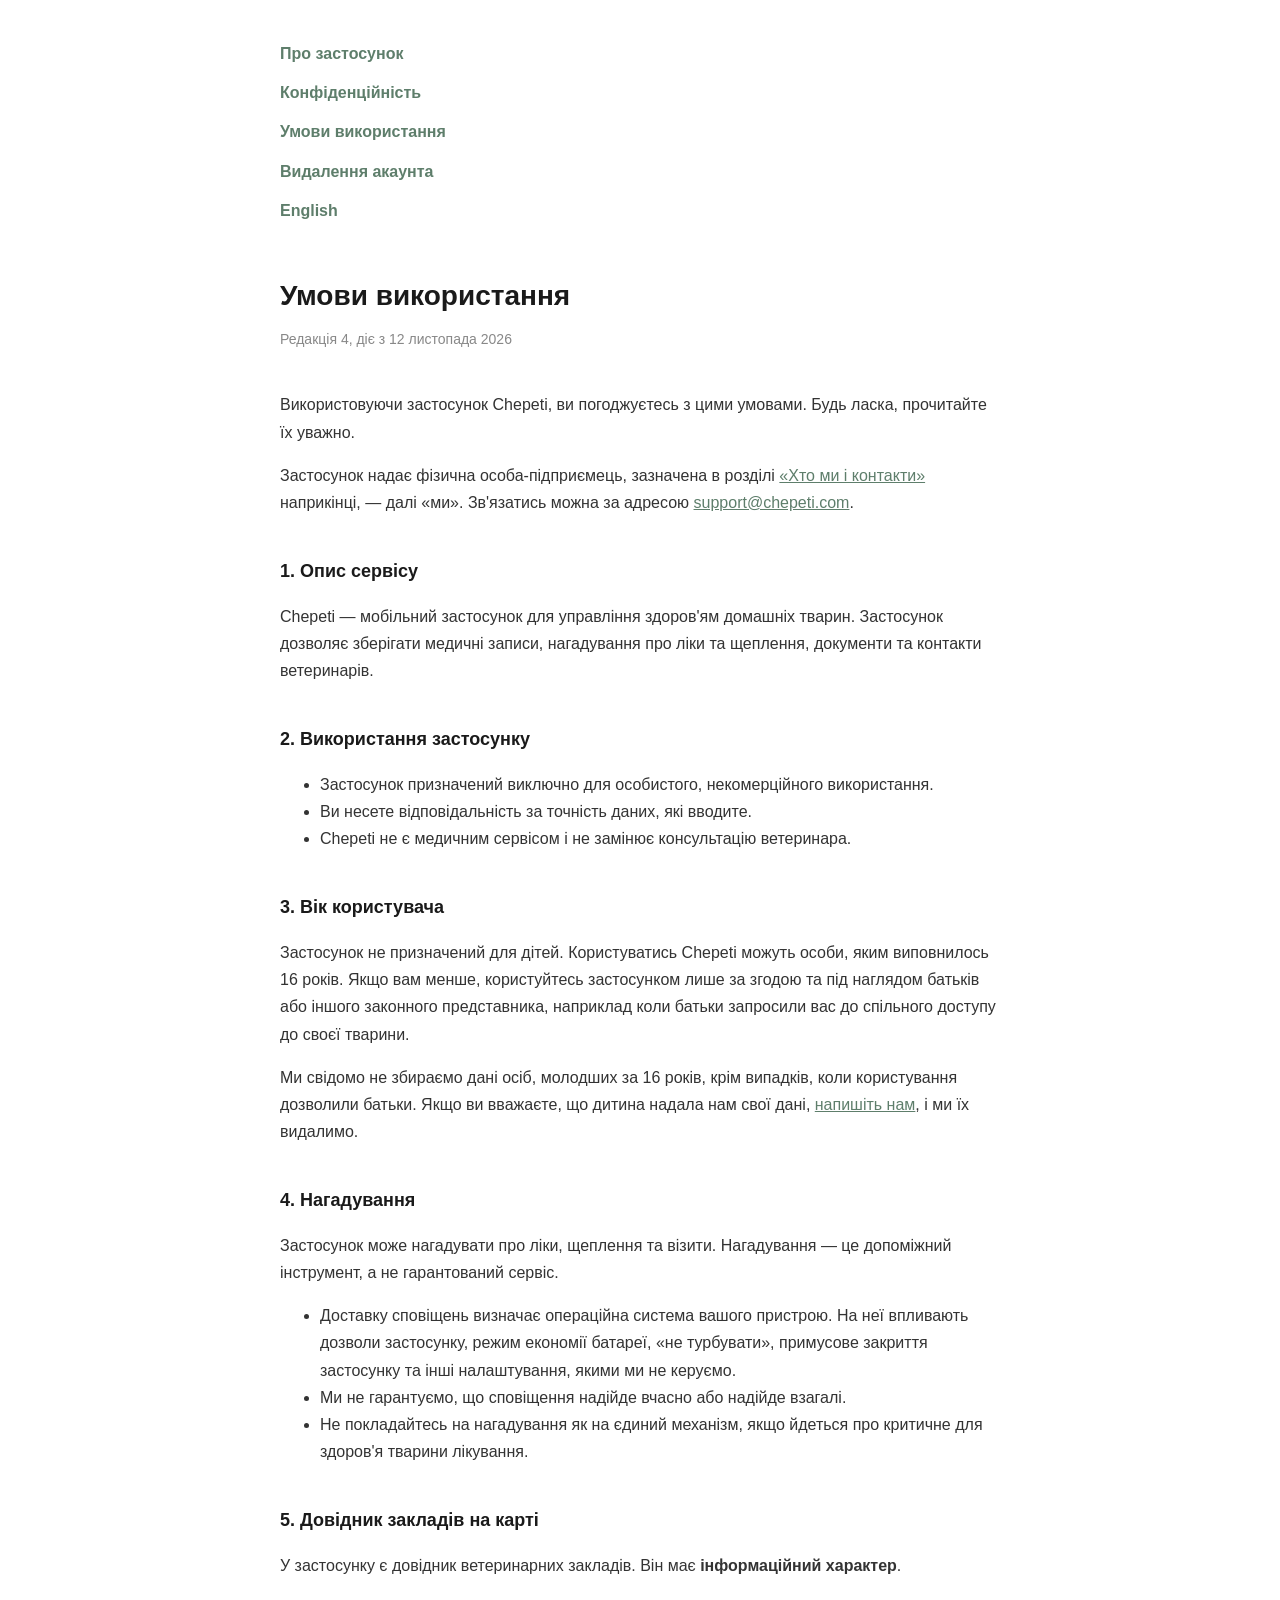
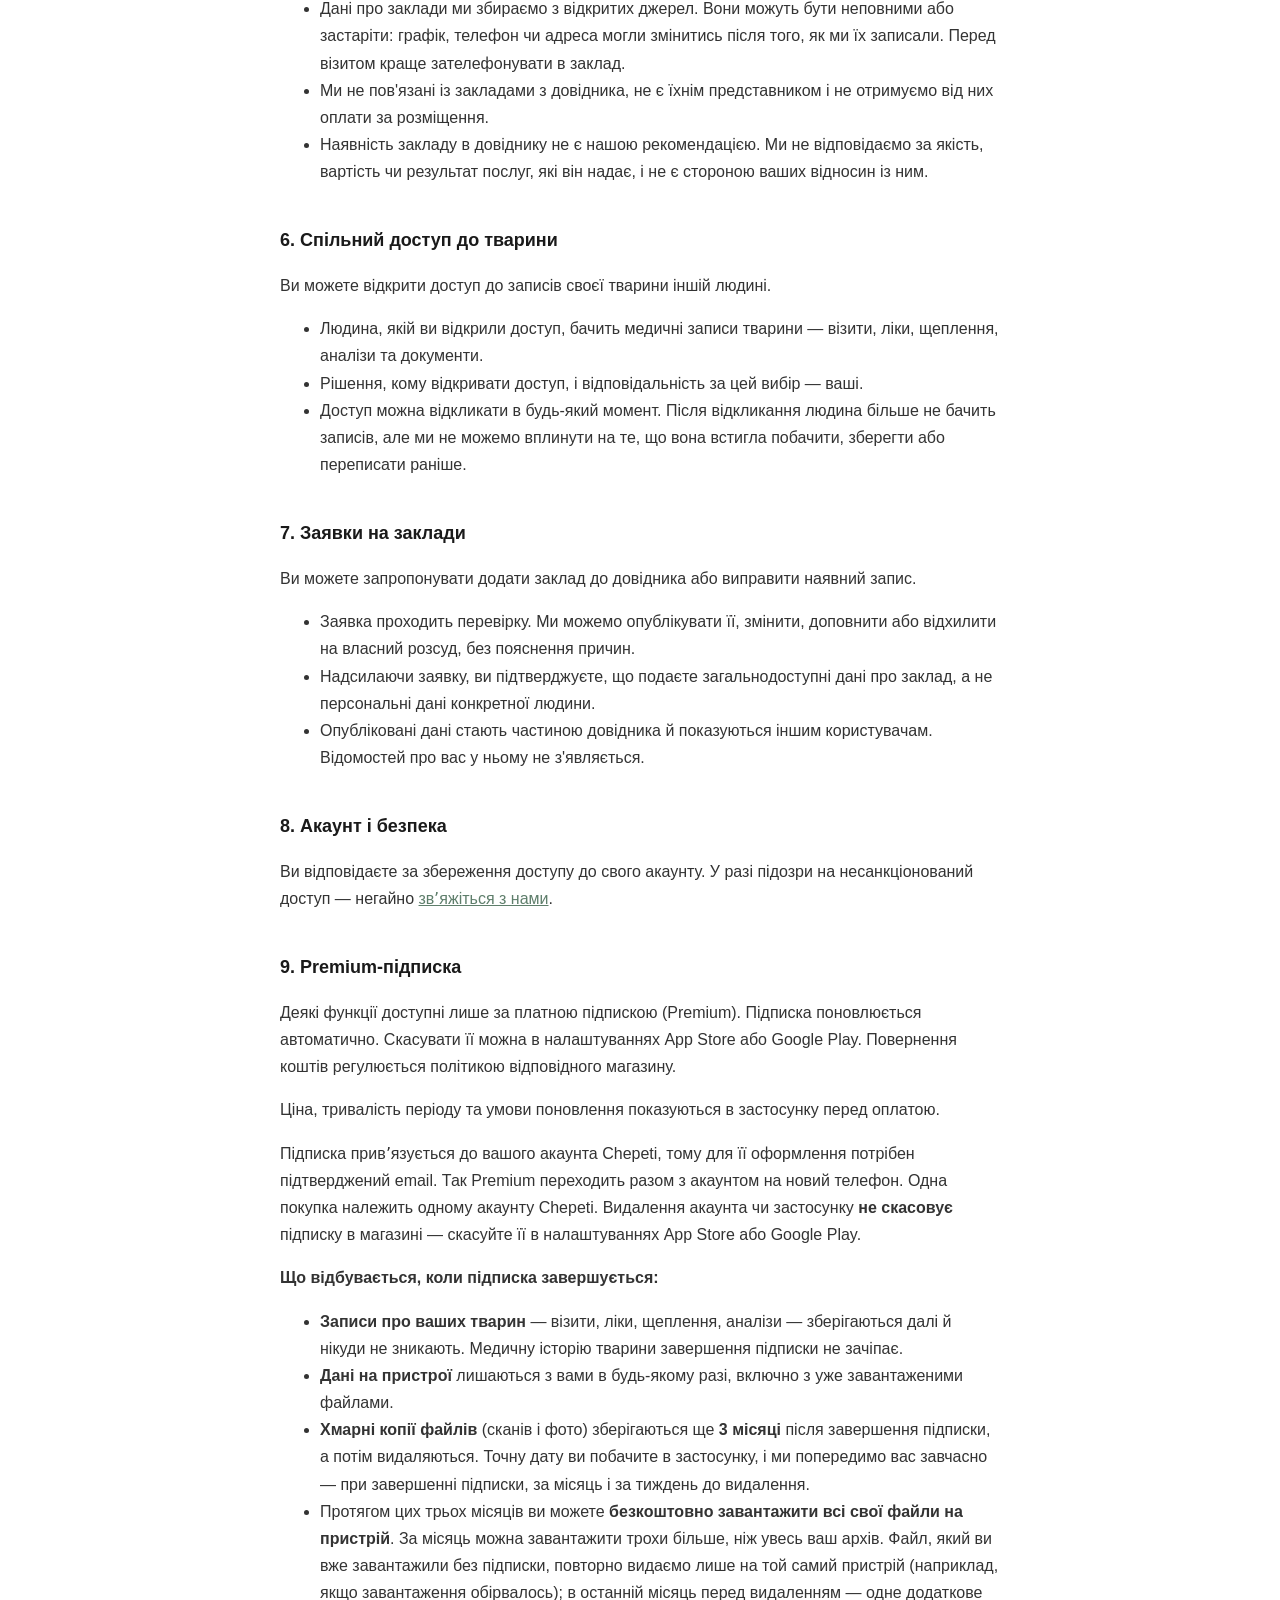
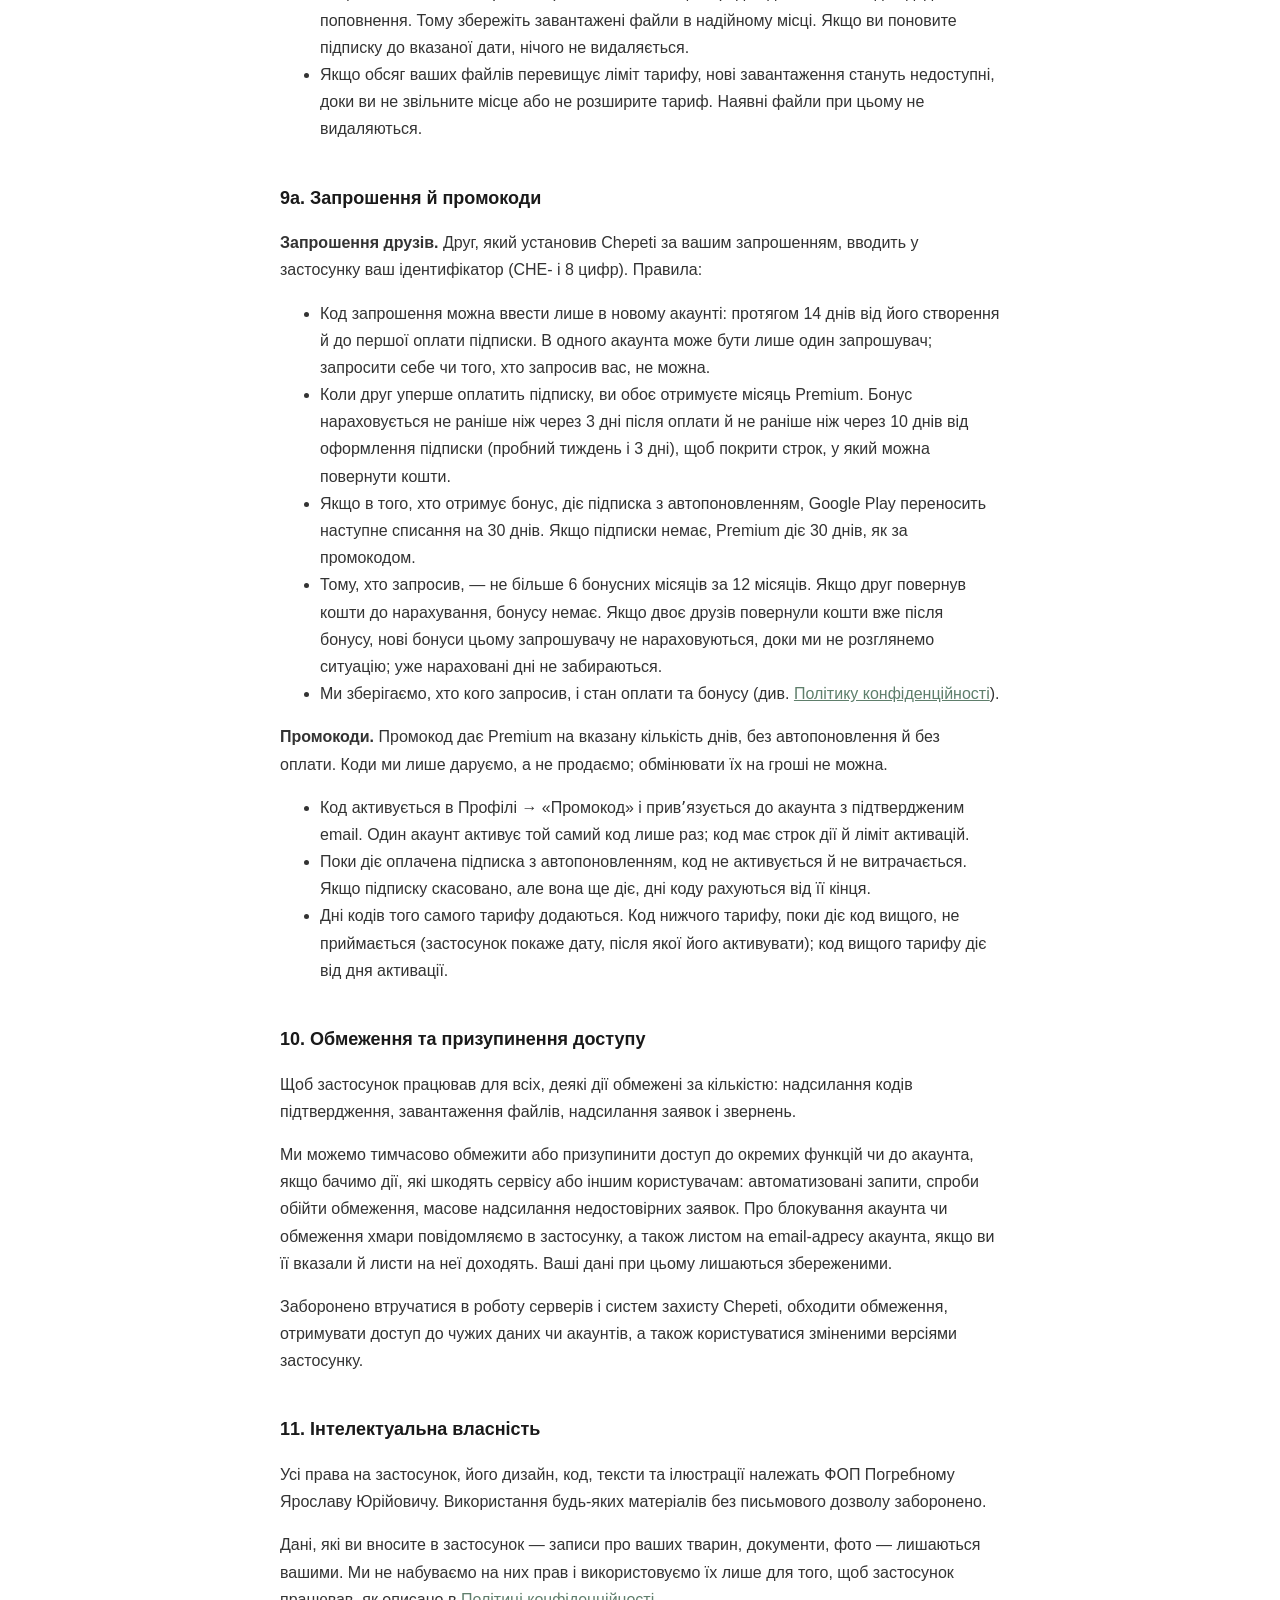
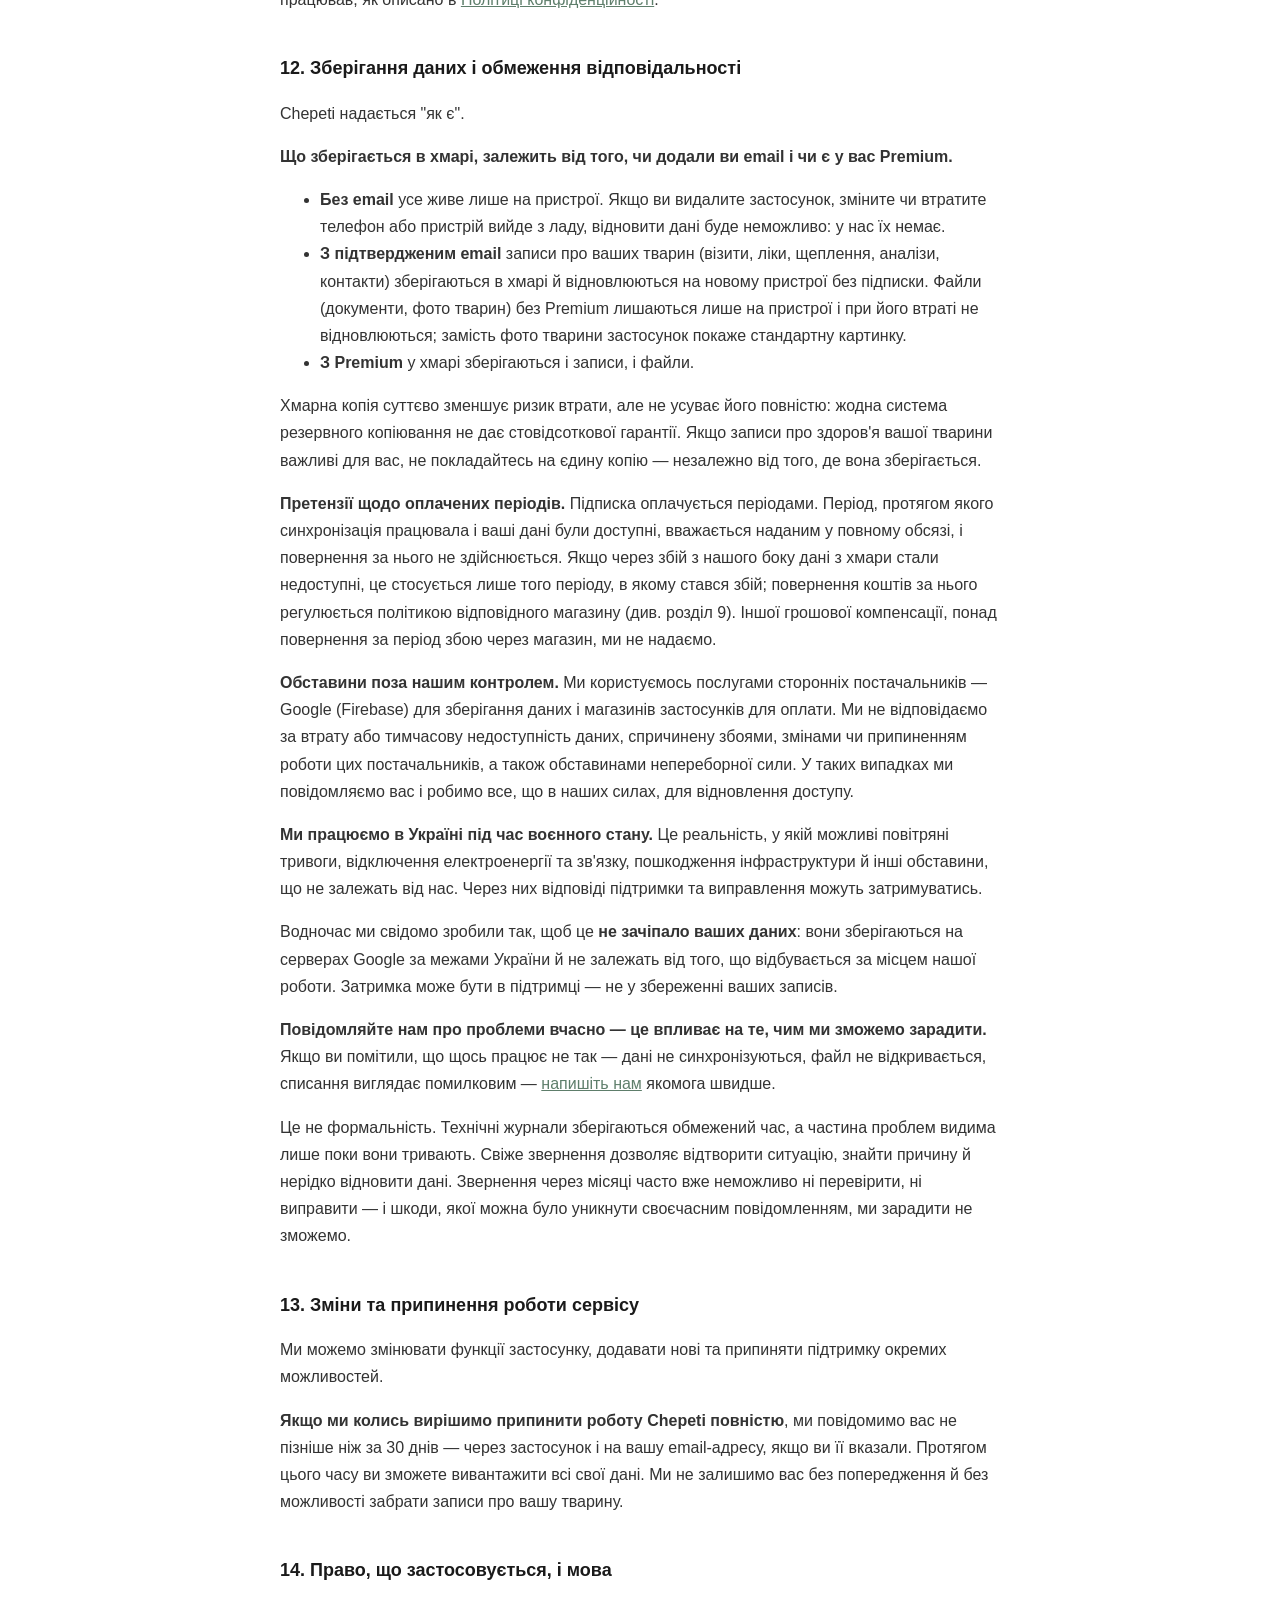
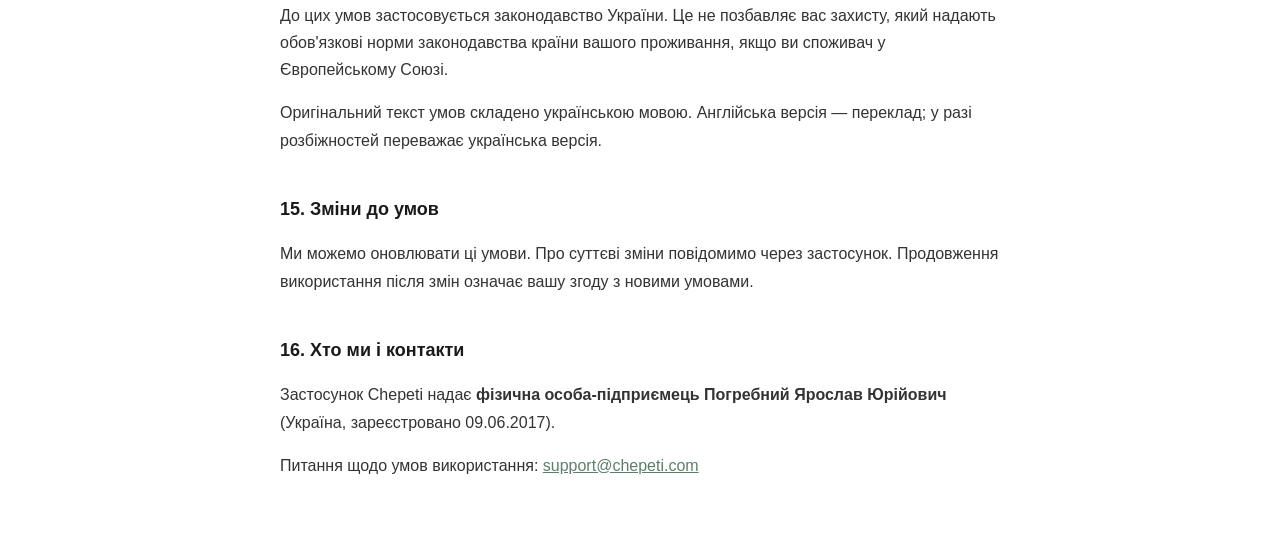
<file: terms.html>
<!DOCTYPE html>
<html lang="uk">
<head>
  <meta charset="UTF-8">
  <meta name="viewport" content="width=device-width, initial-scale=1.0">
  <title>Chepeti — Умови використання</title>
  <style>
    body { font-family: -apple-system, BlinkMacSystemFont, 'Segoe UI', sans-serif; max-width: 720px; margin: 0 auto; padding: 40px 24px; color: #1a1a1a; line-height: 1.7; }
    h1 { font-size: 28px; margin-bottom: 8px; }
    h2 { font-size: 18px; margin-top: 40px; }
    p, li { font-size: 16px; color: #333; }
    a { color: #5E7E6B; }
    .updated { color: #888; font-size: 14px; margin-bottom: 40px; display: block; }
    nav { margin-bottom: 48px; display: flex; flex-direction: column; gap: 12px; align-items: flex-start; }
    nav a { font-weight: 600; text-decoration: none; }
  </style>
</head>
<body>

  <nav>
   <a href="/">Про застосунок</a>
<a href="/privacy.html">Конфіденційність</a>
<a href="/terms.html">Умови використання</a>
<a href="/delete-account.html">Видалення акаунта</a>
<a href="/en/terms.html">English</a>
  </nav>

  <h1>Умови використання</h1>
  <span class="updated">Редакція 4, діє з 12 листопада 2026</span>

  <p>Використовуючи застосунок Chepeti, ви погоджуєтесь з цими умовами. Будь ласка, прочитайте їх уважно.</p>
  <p>Застосунок надає фізична особа-підприємець, зазначена в розділі <a href="#contacts">«Хто ми і контакти»</a> наприкінці, — далі «ми». Зв'язатись можна за адресою <a href="mailto:support@chepeti.com">support@chepeti.com</a>.</p>

  <h2>1. Опис сервісу</h2>
  <p>Chepeti — мобільний застосунок для управління здоров'ям домашніх тварин. Застосунок дозволяє зберігати медичні записи, нагадування про ліки та щеплення, документи та контакти ветеринарів.</p>

  <h2>2. Використання застосунку</h2>
  <ul>
    <li>Застосунок призначений виключно для особистого, некомерційного використання.</li>
    <li>Ви несете відповідальність за точність даних, які вводите.</li>
    <li>Chepeti не є медичним сервісом і не замінює консультацію ветеринара.</li>
  </ul>

  <h2>3. Вік користувача</h2>
  <p>Застосунок не призначений для дітей. Користуватись Chepeti можуть особи, яким виповнилось 16 років. Якщо вам менше, користуйтесь застосунком лише за згодою та під наглядом батьків або іншого законного представника, наприклад коли батьки запросили вас до спільного доступу до своєї тварини.</p>
  <p>Ми свідомо не збираємо дані осіб, молодших за 16 років, крім випадків, коли користування дозволили батьки. Якщо ви вважаєте, що дитина надала нам свої дані, <a href="#contacts">напишіть нам</a>, і ми їх видалимо.</p>

  <h2>4. Нагадування</h2>
  <p>Застосунок може нагадувати про ліки, щеплення та візити. Нагадування — це допоміжний інструмент, а не гарантований сервіс.</p>
  <ul>
    <li>Доставку сповіщень визначає операційна система вашого пристрою. На неї впливають дозволи застосунку, режим економії батареї, «не турбувати», примусове закриття застосунку та інші налаштування, якими ми не керуємо.</li>
    <li>Ми не гарантуємо, що сповіщення надійде вчасно або надійде взагалі.</li>
    <li>Не покладайтесь на нагадування як на єдиний механізм, якщо йдеться про критичне для здоров'я тварини лікування.</li>
  </ul>

  <h2>5. Довідник закладів на карті</h2>
  <p>У застосунку є довідник ветеринарних закладів. Він має <strong>інформаційний характер</strong>.</p>
  <ul>
    <li>Дані про заклади ми збираємо з відкритих джерел. Вони можуть бути неповними або застаріти: графік, телефон чи адреса могли змінитись після того, як ми їх записали. Перед візитом краще зателефонувати в заклад.</li>
    <li>Ми не пов'язані із закладами з довідника, не є їхнім представником і не отримуємо від них оплати за розміщення.</li>
    <li>Наявність закладу в довіднику не є нашою рекомендацією. Ми не відповідаємо за якість, вартість чи результат послуг, які він надає, і не є стороною ваших відносин із ним.</li>
  </ul>

  <h2>6. Спільний доступ до тварини</h2>
  <p>Ви можете відкрити доступ до записів своєї тварини іншій людині.</p>
  <ul>
    <li>Людина, якій ви відкрили доступ, бачить медичні записи тварини — візити, ліки, щеплення, аналізи та документи.</li>
    <li>Рішення, кому відкривати доступ, і відповідальність за цей вибір — ваші.</li>
    <li>Доступ можна відкликати в будь-який момент. Після відкликання людина більше не бачить записів, але ми не можемо вплинути на те, що вона встигла побачити, зберегти або переписати раніше.</li>
  </ul>

  <h2>7. Заявки на заклади</h2>
  <p>Ви можете запропонувати додати заклад до довідника або виправити наявний запис.</p>
  <ul>
    <li>Заявка проходить перевірку. Ми можемо опублікувати її, змінити, доповнити або відхилити на власний розсуд, без пояснення причин.</li>
    <li>Надсилаючи заявку, ви підтверджуєте, що подаєте загальнодоступні дані про заклад, а не персональні дані конкретної людини.</li>
    <li>Опубліковані дані стають частиною довідника й показуються іншим користувачам. Відомостей про вас у ньому не з'являється.</li>
  </ul>

  <h2>8. Акаунт і безпека</h2>
  <p>Ви відповідаєте за збереження доступу до свого акаунту. У разі підозри на несанкціонований доступ — негайно <a href="#contacts">звʼяжіться з нами</a>.</p>

  <h2>9. Premium-підписка</h2>
  <p>Деякі функції доступні лише за платною підпискою (Premium). Підписка поновлюється автоматично. Скасувати її можна в налаштуваннях App Store або Google Play. Повернення коштів регулюється політикою відповідного магазину.</p>
  <p>Ціна, тривалість періоду та умови поновлення показуються в застосунку перед оплатою.</p>
  <p>Підписка привʼязується до вашого акаунта Chepeti, тому для її оформлення потрібен підтверджений email. Так Premium переходить разом з акаунтом на новий телефон. Одна покупка належить одному акаунту Chepeti. Видалення акаунта чи застосунку <strong>не скасовує</strong> підписку в магазині — скасуйте її в налаштуваннях App Store або Google Play.</p>
  <p><strong>Що відбувається, коли підписка завершується:</strong></p>
  <ul>
    <li><strong>Записи про ваших тварин</strong> — візити, ліки, щеплення, аналізи — зберігаються далі й нікуди не зникають. Медичну історію тварини завершення підписки не зачіпає.</li>
    <li><strong>Дані на пристрої</strong> лишаються з вами в будь-якому разі, включно з уже завантаженими файлами.</li>
    <li><strong>Хмарні копії файлів</strong> (сканів і фото) зберігаються ще <strong>3 місяці</strong> після завершення підписки, а потім видаляються. Точну дату ви побачите в застосунку, і ми попередимо вас завчасно — при завершенні підписки, за місяць і за тиждень до видалення.</li>
    <li>Протягом цих трьох місяців ви можете <strong>безкоштовно завантажити всі свої файли на пристрій</strong>. За місяць можна завантажити трохи більше, ніж увесь ваш архів. Файл, який ви вже завантажили без підписки, повторно видаємо лише на той самий пристрій (наприклад, якщо завантаження обірвалось); в останній місяць перед видаленням — одне додаткове поповнення. Тому збережіть завантажені файли в надійному місці. Якщо ви поновите підписку до вказаної дати, нічого не видаляється.</li>
    <li>Якщо обсяг ваших файлів перевищує ліміт тарифу, нові завантаження стануть недоступні, доки ви не звільните місце або не розширите тариф. Наявні файли при цьому не видаляються.</li>
  </ul>

  <h2>9а. Запрошення й промокоди</h2>
  <p><strong>Запрошення друзів.</strong> Друг, який установив Chepeti за вашим запрошенням, вводить у застосунку ваш ідентифікатор (CHE- і 8 цифр). Правила:</p>
  <ul>
    <li>Код запрошення можна ввести лише в новому акаунті: протягом 14 днів від його створення й до першої оплати підписки. В одного акаунта може бути лише один запрошувач; запросити себе чи того, хто запросив вас, не можна.</li>
    <li>Коли друг уперше оплатить підписку, ви обоє отримуєте місяць Premium. Бонус нараховується не раніше ніж через 3 дні після оплати й не раніше ніж через 10 днів від оформлення підписки (пробний тиждень і 3 дні), щоб покрити строк, у який можна повернути кошти.</li>
    <li>Якщо в того, хто отримує бонус, діє підписка з автопоновленням, Google Play переносить наступне списання на 30 днів. Якщо підписки немає, Premium діє 30 днів, як за промокодом.</li>
    <li>Тому, хто запросив, — не більше 6 бонусних місяців за 12 місяців. Якщо друг повернув кошти до нарахування, бонусу немає. Якщо двоє друзів повернули кошти вже після бонусу, нові бонуси цьому запрошувачу не нараховуються, доки ми не розглянемо ситуацію; уже нараховані дні не забираються.</li>
    <li>Ми зберігаємо, хто кого запросив, і стан оплати та бонусу (див. <a href="/privacy.html">Політику конфіденційності</a>).</li>
  </ul>
  <p><strong>Промокоди.</strong> Промокод дає Premium на вказану кількість днів, без автопоновлення й без оплати. Коди ми лише даруємо, а не продаємо; обмінювати їх на гроші не можна.</p>
  <ul>
    <li>Код активується в Профілі → «Промокод» і привʼязується до акаунта з підтвердженим email. Один акаунт активує той самий код лише раз; код має строк дії й ліміт активацій.</li>
    <li>Поки діє оплачена підписка з автопоновленням, код не активується й не витрачається. Якщо підписку скасовано, але вона ще діє, дні коду рахуються від її кінця.</li>
    <li>Дні кодів того самого тарифу додаються. Код нижчого тарифу, поки діє код вищого, не приймається (застосунок покаже дату, після якої його активувати); код вищого тарифу діє від дня активації.</li>
  </ul>

  <h2>10. Обмеження та призупинення доступу</h2>
  <p>Щоб застосунок працював для всіх, деякі дії обмежені за кількістю: надсилання кодів підтвердження, завантаження файлів, надсилання заявок і звернень.</p>
  <p>Ми можемо тимчасово обмежити або призупинити доступ до окремих функцій чи до акаунта, якщо бачимо дії, які шкодять сервісу або іншим користувачам: автоматизовані запити, спроби обійти обмеження, масове надсилання недостовірних заявок. Про блокування акаунта чи обмеження хмари повідомляємо в застосунку, а також листом на email-адресу акаунта, якщо ви її вказали й листи на неї доходять. Ваші дані при цьому лишаються збереженими.</p>
  <p>Заборонено втручатися в роботу серверів і систем захисту Chepeti, обходити обмеження, отримувати доступ до чужих даних чи акаунтів, а також користуватися зміненими версіями застосунку.</p>

  <h2>11. Інтелектуальна власність</h2>
  <p>Усі права на застосунок, його дизайн, код, тексти та ілюстрації належать ФОП Погребному Ярославу Юрійовичу. Використання будь-яких матеріалів без письмового дозволу заборонено.</p>
  <p>Дані, які ви вносите в застосунок — записи про ваших тварин, документи, фото — лишаються вашими. Ми не набуваємо на них прав і використовуємо їх лише для того, щоб застосунок працював, як описано в <a href="/privacy.html">Політиці конфіденційності</a>.</p>

  <h2>12. Зберігання даних і обмеження відповідальності</h2>
  <p>Chepeti надається "як є".</p>
  <p><strong>Що зберігається в хмарі, залежить від того, чи додали ви email і чи є у вас Premium.</strong></p>
  <ul>
    <li><strong>Без email</strong> усе живе лише на пристрої. Якщо ви видалите застосунок, зміните чи втратите телефон або пристрій вийде з ладу, відновити дані буде неможливо: у нас їх немає.</li>
    <li><strong>З підтвердженим email</strong> записи про ваших тварин (візити, ліки, щеплення, аналізи, контакти) зберігаються в хмарі й відновлюються на новому пристрої без підписки. Файли (документи, фото тварин) без Premium лишаються лише на пристрої і при його втраті не відновлюються; замість фото тварини застосунок покаже стандартну картинку.</li>
    <li><strong>З Premium</strong> у хмарі зберігаються і записи, і файли.</li>
  </ul>
  <p>Хмарна копія суттєво зменшує ризик втрати, але не усуває його повністю: жодна система резервного копіювання не дає стовідсоткової гарантії. Якщо записи про здоров'я вашої тварини важливі для вас, не покладайтесь на єдину копію — незалежно від того, де вона зберігається.</p>
  <p><strong>Претензії щодо оплачених періодів.</strong> Підписка оплачується періодами. Період, протягом якого синхронізація працювала і ваші дані були доступні, вважається наданим у повному обсязі, і повернення за нього не здійснюється. Якщо через збій з нашого боку дані з хмари стали недоступні, це стосується лише того періоду, в якому стався збій; повернення коштів за нього регулюється політикою відповідного магазину (див. розділ 9). Іншої грошової компенсації, понад повернення за період збою через магазин, ми не надаємо.</p>

  <p><strong>Обставини поза нашим контролем.</strong> Ми користуємось послугами сторонніх постачальників — Google (Firebase) для зберігання даних і магазинів застосунків для оплати. Ми не відповідаємо за втрату або тимчасову недоступність даних, спричинену збоями, змінами чи припиненням роботи цих постачальників, а також обставинами непереборної сили. У таких випадках ми повідомляємо вас і робимо все, що в наших силах, для відновлення доступу.</p>

  <p><strong>Ми працюємо в Україні під час воєнного стану.</strong> Це реальність, у якій можливі повітряні тривоги, відключення електроенергії та зв'язку, пошкодження інфраструктури й інші обставини, що не залежать від нас. Через них відповіді підтримки та виправлення можуть затримуватись.</p>

  <p>Водночас ми свідомо зробили так, щоб це <strong>не зачіпало ваших даних</strong>: вони зберігаються на серверах Google за межами України й не залежать від того, що відбувається за місцем нашої роботи. Затримка може бути в підтримці — не у збереженні ваших записів.</p>

  <p><strong>Повідомляйте нам про проблеми вчасно — це впливає на те, чим ми зможемо зарадити.</strong> Якщо ви помітили, що щось працює не так — дані не синхронізуються, файл не відкривається, списання виглядає помилковим — <a href="#contacts">напишіть нам</a> якомога швидше.</p>

  <p>Це не формальність. Технічні журнали зберігаються обмежений час, а частина проблем видима лише поки вони тривають. Свіже звернення дозволяє відтворити ситуацію, знайти причину й нерідко відновити дані. Звернення через місяці часто вже неможливо ні перевірити, ні виправити — і шкоди, якої можна було уникнути своєчасним повідомленням, ми зарадити не зможемо.</p>

  <h2>13. Зміни та припинення роботи сервісу</h2>
  <p>Ми можемо змінювати функції застосунку, додавати нові та припиняти підтримку окремих можливостей.</p>
  <p><strong>Якщо ми колись вирішимо припинити роботу Chepeti повністю</strong>, ми повідомимо вас не пізніше ніж за 30 днів — через застосунок і на вашу email-адресу, якщо ви її вказали. Протягом цього часу ви зможете вивантажити всі свої дані. Ми не залишимо вас без попередження й без можливості забрати записи про вашу тварину.</p>

  <h2>14. Право, що застосовується, і мова</h2>
  <p>До цих умов застосовується законодавство України. Це не позбавляє вас захисту, який надають обов'язкові норми законодавства країни вашого проживання, якщо ви споживач у Європейському Союзі.</p>
  <p>Оригінальний текст умов складено українською мовою. Англійська версія — переклад; у разі розбіжностей переважає українська версія.</p>

  <h2>15. Зміни до умов</h2>
  <p>Ми можемо оновлювати ці умови. Про суттєві зміни повідомимо через застосунок. Продовження використання після змін означає вашу згоду з новими умовами.</p>

  <h2 id="contacts">16. Хто ми і контакти</h2>
  <p>Застосунок Chepeti надає <strong>фізична особа-підприємець Погребний Ярослав Юрійович</strong> (Україна, зареєстровано 09.06.2017).</p>
  <p>Питання щодо умов використання: <a href="mailto:support@chepeti.com">support@chepeti.com</a></p>

</body>
</html>
</file>
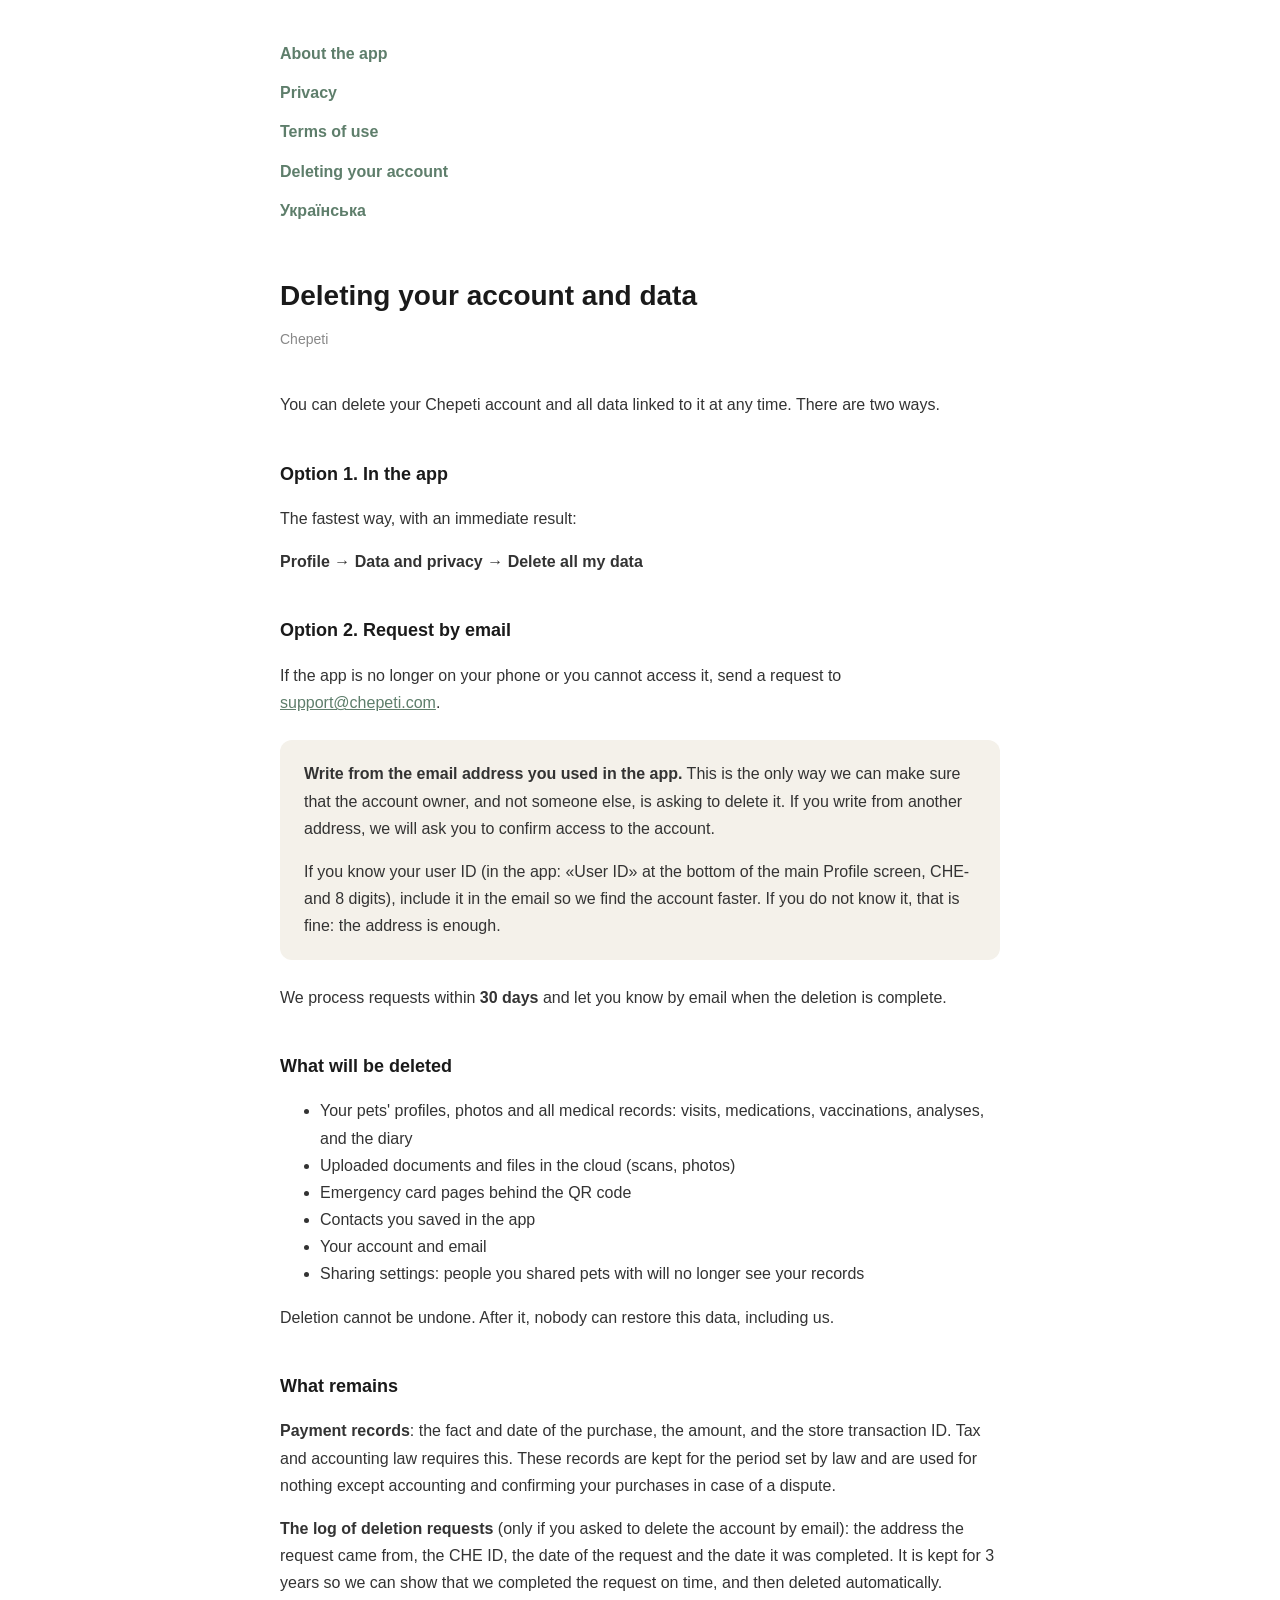
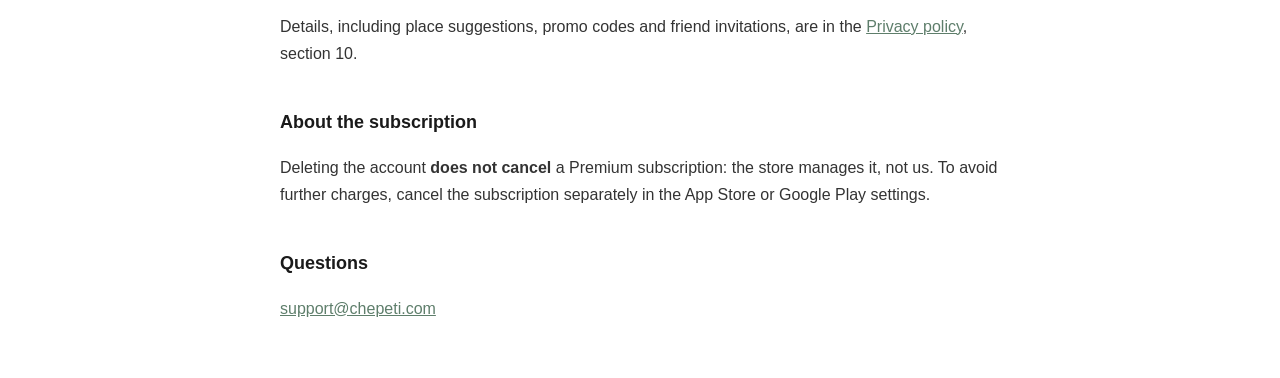
<file: en/delete-account.html>
<!DOCTYPE html>
<html lang="en">
<head>
  <meta charset="UTF-8">
  <meta name="viewport" content="width=device-width, initial-scale=1.0">
  <title>Chepeti — Deleting your account</title>
  <style>
    body { font-family: -apple-system, BlinkMacSystemFont, 'Segoe UI', sans-serif; max-width: 720px; margin: 0 auto; padding: 40px 24px; color: #1a1a1a; line-height: 1.7; }
    h1 { font-size: 28px; margin-bottom: 8px; }
    h2 { font-size: 18px; margin-top: 40px; }
    p, li { font-size: 16px; color: #333; }
    a { color: #5E7E6B; }
    .updated { color: #888; font-size: 14px; margin-bottom: 40px; display: block; }
    nav { margin-bottom: 48px; display: flex; flex-direction: column; gap: 12px; align-items: flex-start; }
    nav a { font-weight: 600; text-decoration: none; }
    .box { background: #F4F1EA; border-radius: 12px; padding: 20px 24px; margin: 24px 0; }
  </style>
</head>
<body>

  <!-- English translation of /delete-account.html (audit №72в). Keep both in sync. -->
  <nav>
    <a href="/">About the app</a>
<a href="/en/privacy.html">Privacy</a>
<a href="/en/terms.html">Terms of use</a>
<a href="/en/delete-account.html">Deleting your account</a>
<a href="/delete-account.html">Українська</a>
  </nav>

  <h1>Deleting your account and data</h1>
  <span class="updated">Chepeti</span>

  <p>You can delete your Chepeti account and all data linked to it at any time. There are two ways.</p>

  <h2>Option 1. In the app</h2>
  <p>The fastest way, with an immediate result:</p>
  <p><strong>Profile → Data and privacy → Delete all my data</strong></p>

  <h2>Option 2. Request by email</h2>
  <p>If the app is no longer on your phone or you cannot access it, send a request to <a href="mailto:support@chepeti.com?subject=Account%20deletion">support@chepeti.com</a>.</p>
  <div class="box">
    <p style="margin-top:0"><strong>Write from the email address you used in the app.</strong> This is the only way we can make sure that the account owner, and not someone else, is asking to delete it. If you write from another address, we will ask you to confirm access to the account.</p>
    <p style="margin-bottom:0">If you know your user ID (in the app: «User ID» at the bottom of the main Profile screen, CHE- and 8 digits), include it in the email so we find the account faster. If you do not know it, that is fine: the address is enough.</p>
  </div>
  <p>We process requests within <strong>30 days</strong> and let you know by email when the deletion is complete.</p>

  <h2>What will be deleted</h2>
  <ul>
    <li>Your pets' profiles, photos and all medical records: visits, medications, vaccinations, analyses, and the diary</li>
    <li>Uploaded documents and files in the cloud (scans, photos)</li>
    <li>Emergency card pages behind the QR code</li>
    <li>Contacts you saved in the app</li>
    <li>Your account and email</li>
    <li>Sharing settings: people you shared pets with will no longer see your records</li>
  </ul>
  <p>Deletion cannot be undone. After it, nobody can restore this data, including us.</p>

  <h2>What remains</h2>
  <p><strong>Payment records</strong>: the fact and date of the purchase, the amount, and the store transaction ID. Tax and accounting law requires this. These records are kept for the period set by law and are used for nothing except accounting and confirming your purchases in case of a dispute.</p>
  <p><strong>The log of deletion requests</strong> (only if you asked to delete the account by email): the address the request came from, the CHE ID, the date of the request and the date it was completed. It is kept for 3 years so we can show that we completed the request on time, and then deleted automatically.</p>
  <p>Details, including place suggestions, promo codes and friend invitations, are in the <a href="/en/privacy.html">Privacy policy</a>, section 10.</p>

  <h2>About the subscription</h2>
  <p>Deleting the account <strong>does not cancel</strong> a Premium subscription: the store manages it, not us. To avoid further charges, cancel the subscription separately in the App Store or Google Play settings.</p>

  <h2>Questions</h2>
  <p><a href="mailto:support@chepeti.com">support@chepeti.com</a></p>

</body>
</html>
</file>
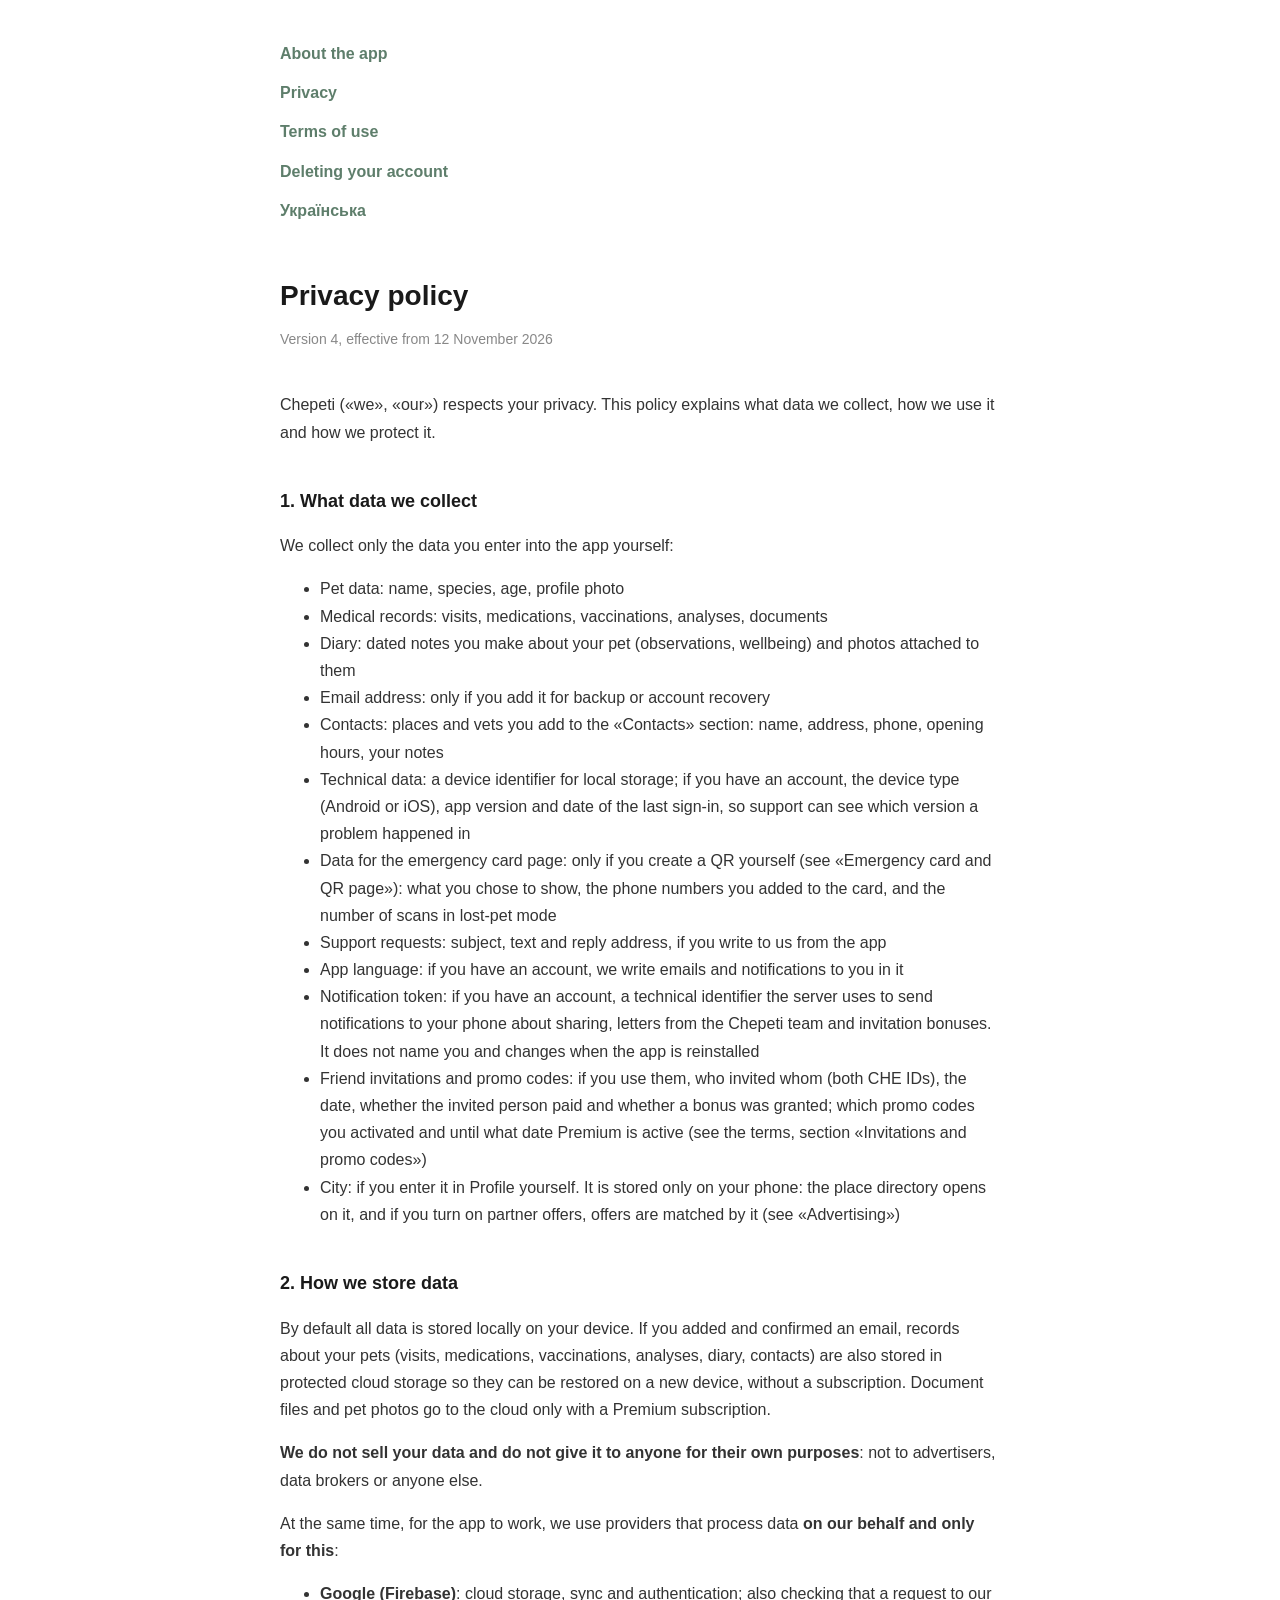
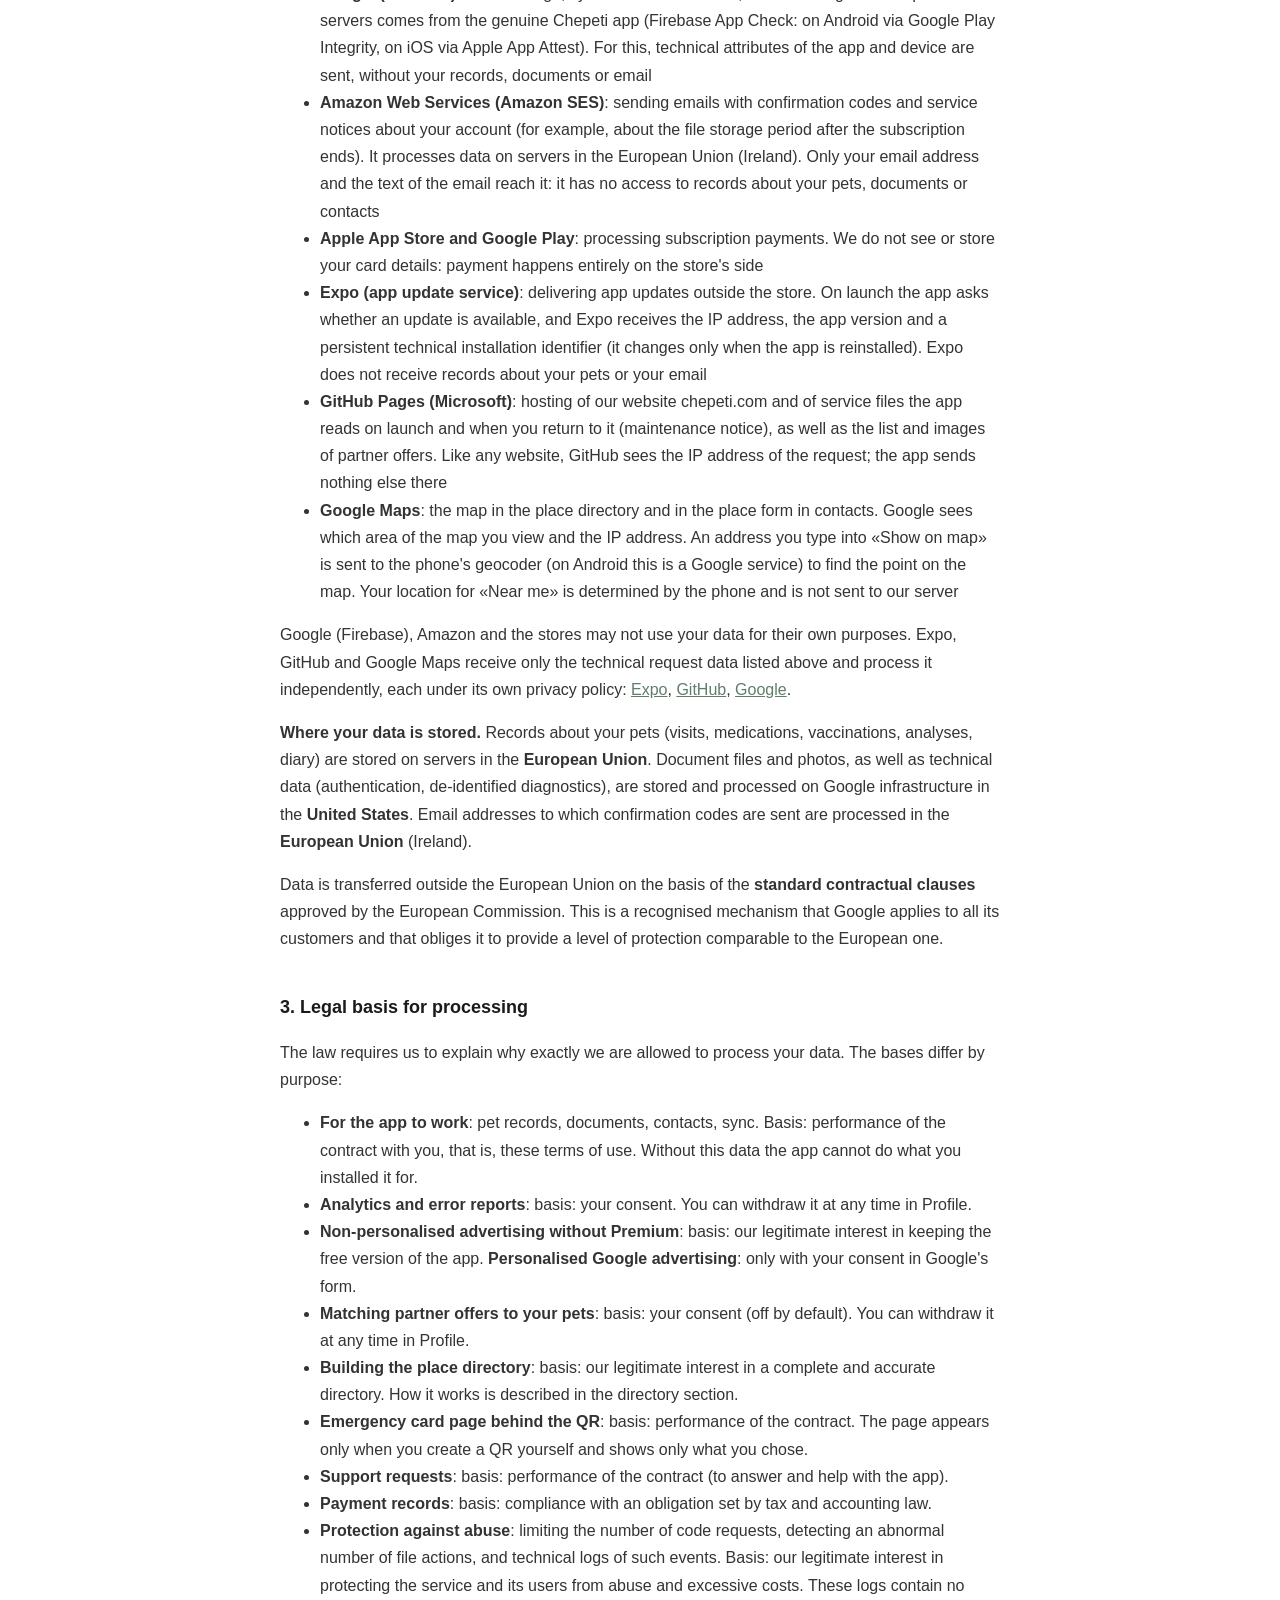
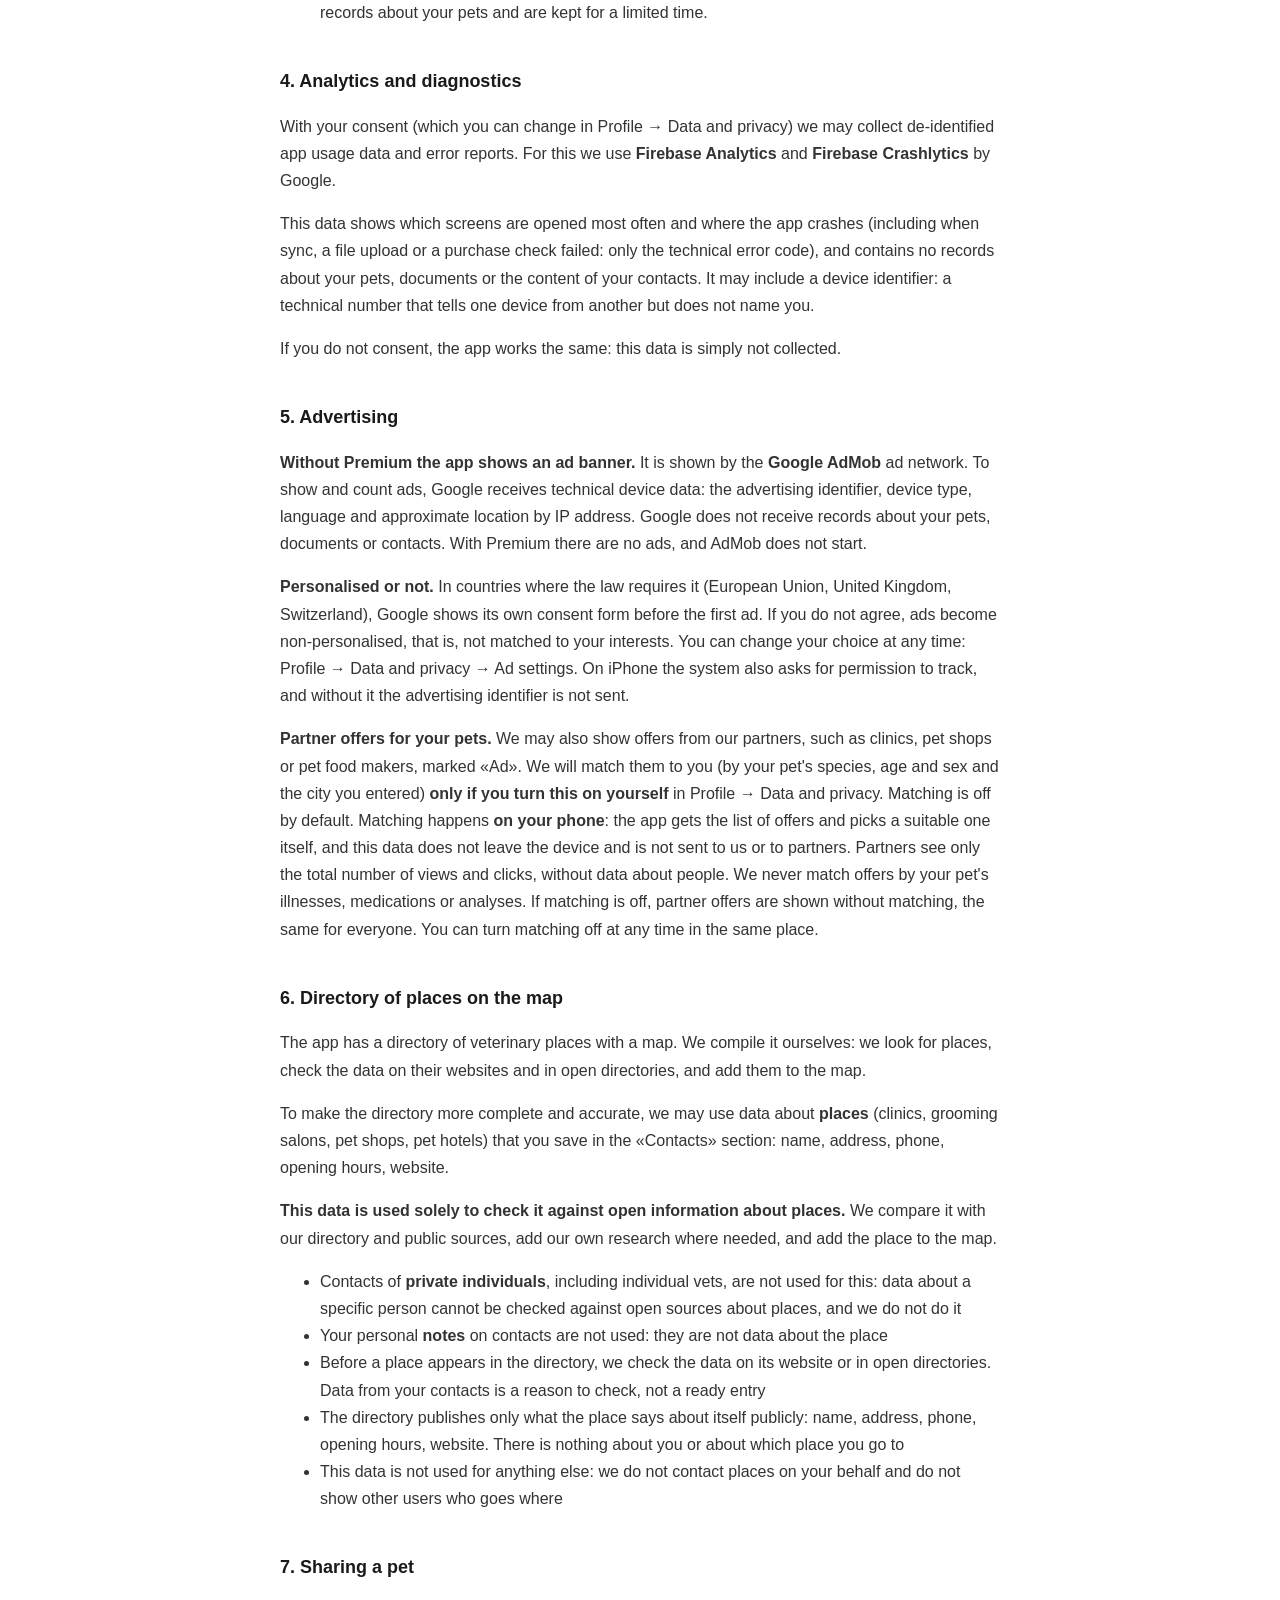
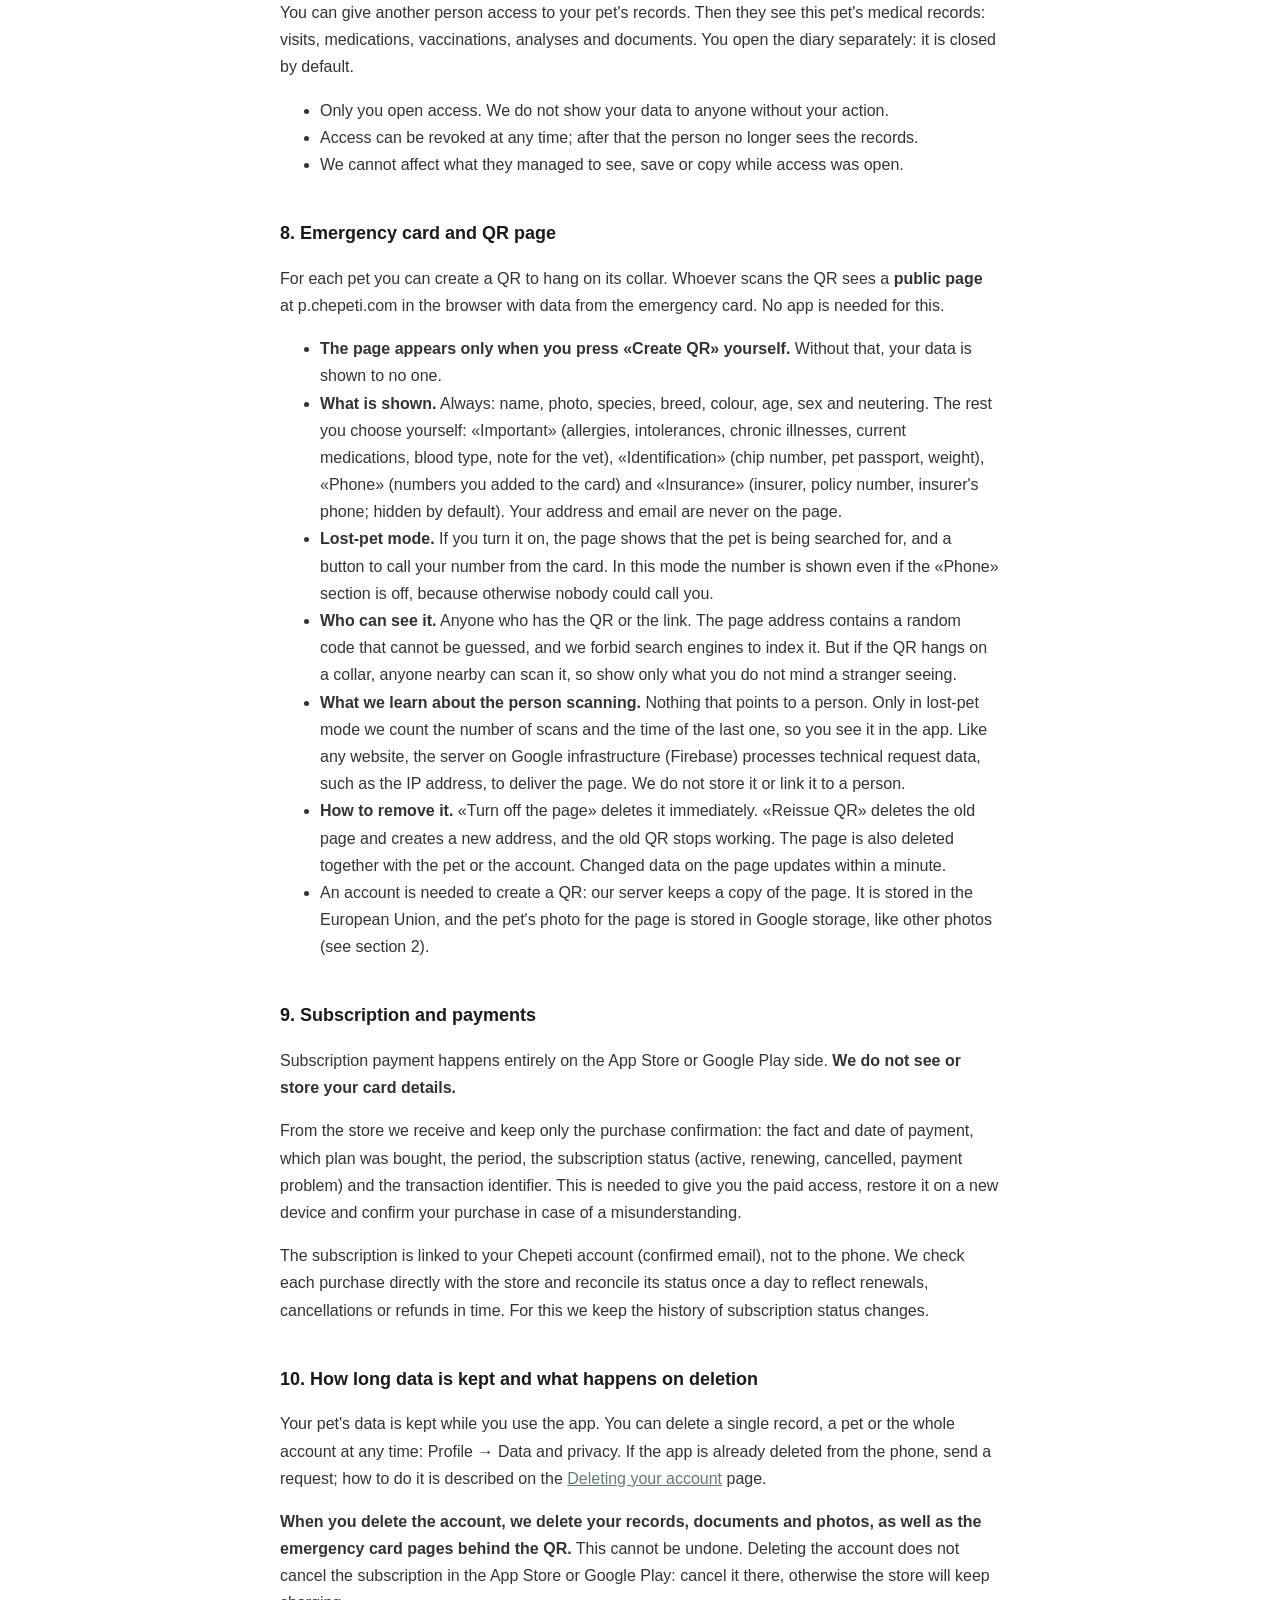
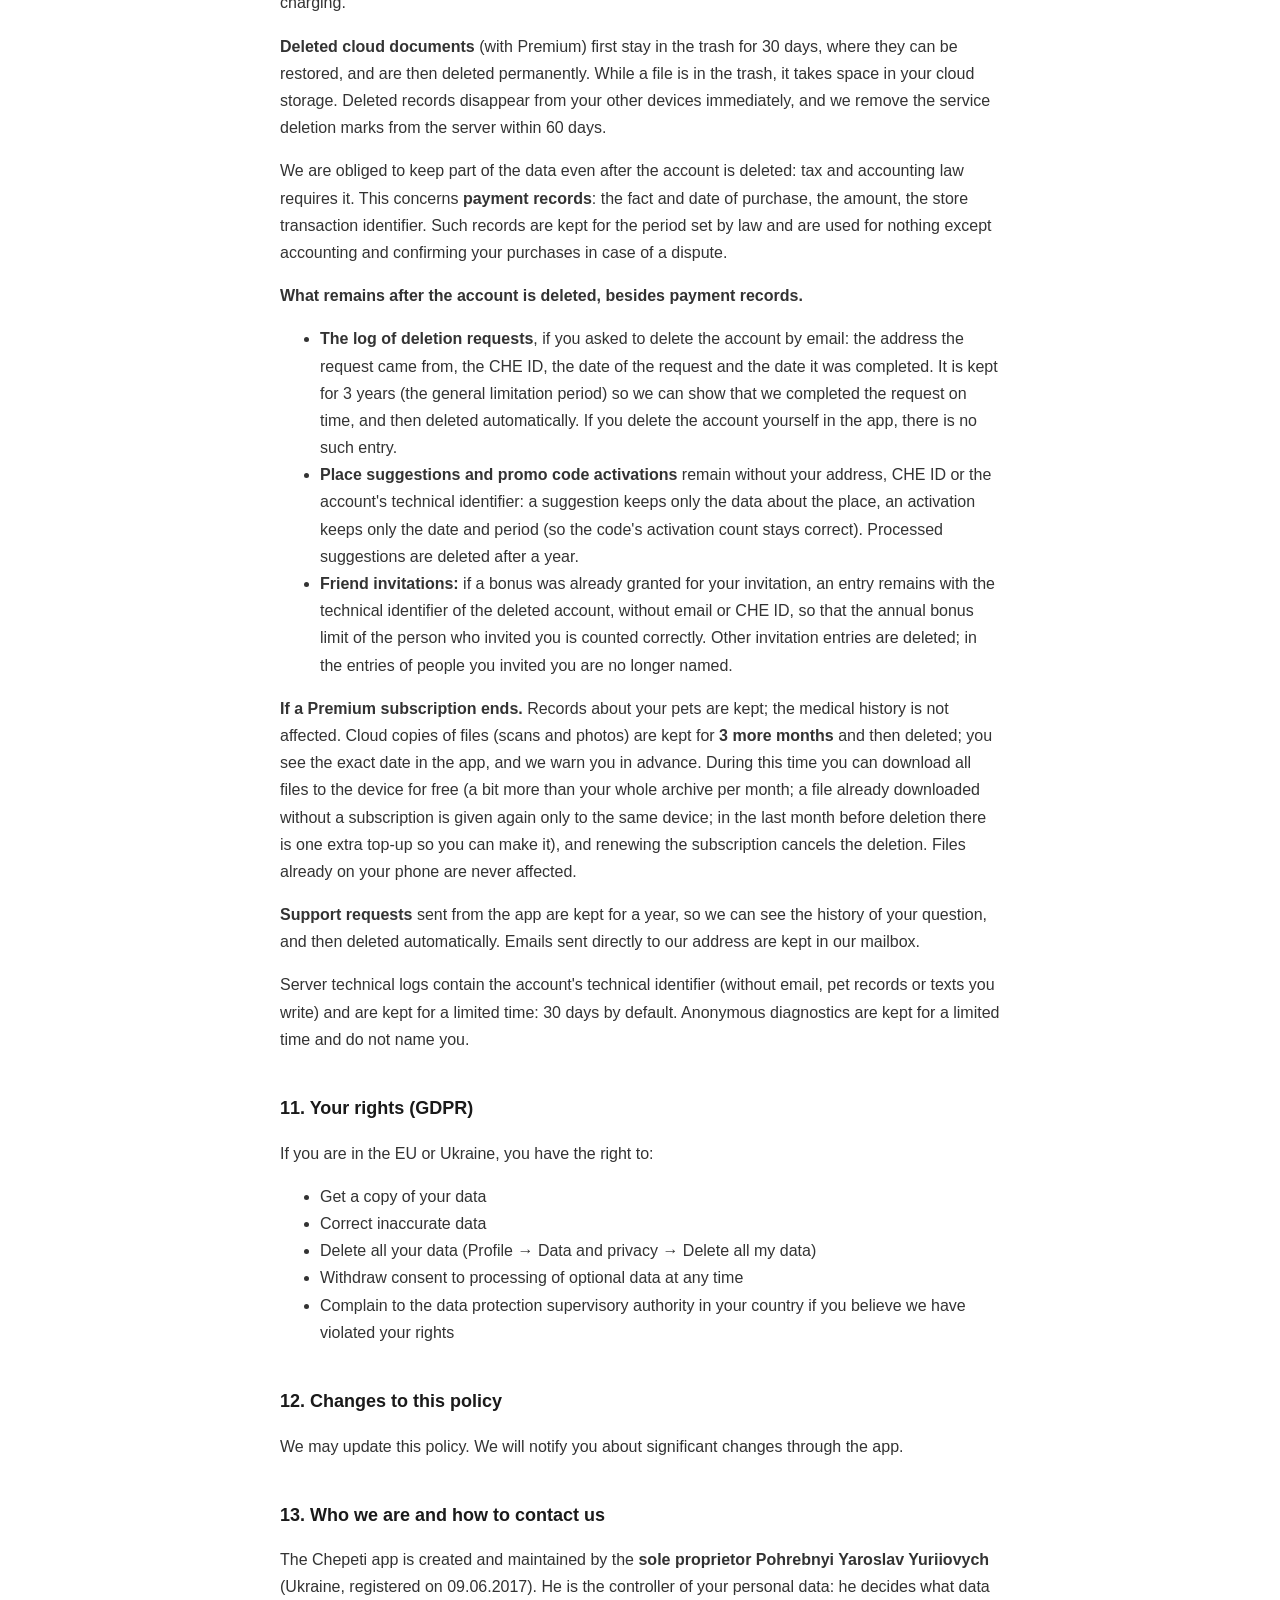
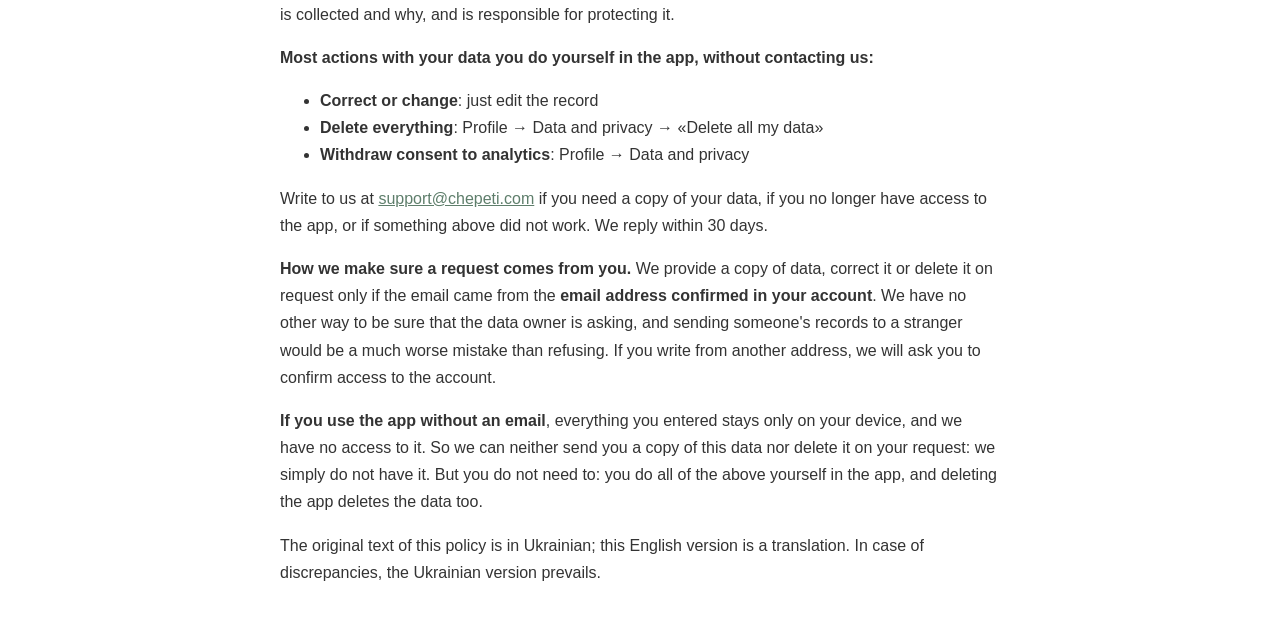
<file: en/privacy.html>
<!DOCTYPE html>
<html lang="en">
<head>
  <meta charset="UTF-8">
  <meta name="viewport" content="width=device-width, initial-scale=1.0">
  <title>Chepeti — Privacy policy</title>
  <style>
    body { font-family: -apple-system, BlinkMacSystemFont, 'Segoe UI', sans-serif; max-width: 720px; margin: 0 auto; padding: 40px 24px; color: #1a1a1a; line-height: 1.7; }
    h1 { font-size: 28px; margin-bottom: 8px; }
    h2 { font-size: 18px; margin-top: 40px; }
    p, li { font-size: 16px; color: #333; }
    a { color: #5E7E6B; }
    .updated { color: #888; font-size: 14px; margin-bottom: 40px; display: block; }
    nav { margin-bottom: 48px; display: flex; flex-direction: column; gap: 12px; align-items: flex-start; }
    nav a { font-weight: 600; text-decoration: none; }
  </style>
</head>
<body>

  <!-- English translation of /privacy.html (audit №72в). Keep both in sync. -->
  <nav>
    <a href="/">About the app</a>
<a href="/en/privacy.html">Privacy</a>
<a href="/en/terms.html">Terms of use</a>
<a href="/en/delete-account.html">Deleting your account</a>
<a href="/privacy.html">Українська</a>
  </nav>

  <h1>Privacy policy</h1>
  <span class="updated">Version 4, effective from 12 November 2026</span>

  <p>Chepeti («we», «our») respects your privacy. This policy explains what data we collect, how we use it and how we protect it.</p>

  <h2>1. What data we collect</h2>
  <p>We collect only the data you enter into the app yourself:</p>
  <ul>
    <li>Pet data: name, species, age, profile photo</li>
    <li>Medical records: visits, medications, vaccinations, analyses, documents</li>
    <li>Diary: dated notes you make about your pet (observations, wellbeing) and photos attached to them</li>
    <li>Email address: only if you add it for backup or account recovery</li>
    <li>Contacts: places and vets you add to the «Contacts» section: name, address, phone, opening hours, your notes</li>
    <li>Technical data: a device identifier for local storage; if you have an account, the device type (Android or iOS), app version and date of the last sign-in, so support can see which version a problem happened in</li>
    <li>Data for the emergency card page: only if you create a QR yourself (see «Emergency card and QR page»): what you chose to show, the phone numbers you added to the card, and the number of scans in lost-pet mode</li>
    <li>Support requests: subject, text and reply address, if you write to us from the app</li>
    <li>App language: if you have an account, we write emails and notifications to you in it</li>
    <li>Notification token: if you have an account, a technical identifier the server uses to send notifications to your phone about sharing, letters from the Chepeti team and invitation bonuses. It does not name you and changes when the app is reinstalled</li>
    <li>Friend invitations and promo codes: if you use them, who invited whom (both CHE IDs), the date, whether the invited person paid and whether a bonus was granted; which promo codes you activated and until what date Premium is active (see the terms, section «Invitations and promo codes»)</li>
    <li>City: if you enter it in Profile yourself. It is stored only on your phone: the place directory opens on it, and if you turn on partner offers, offers are matched by it (see «Advertising»)</li>
  </ul>

  <h2>2. How we store data</h2>
  <p>By default all data is stored locally on your device. If you added and confirmed an email, records about your pets (visits, medications, vaccinations, analyses, diary, contacts) are also stored in protected cloud storage so they can be restored on a new device, without a subscription. Document files and pet photos go to the cloud only with a Premium subscription.</p>
  <p><strong>We do not sell your data and do not give it to anyone for their own purposes</strong>: not to advertisers, data brokers or anyone else.</p>
  <p>At the same time, for the app to work, we use providers that process data <strong>on our behalf and only for this</strong>:</p>
  <ul>
    <li><strong>Google (Firebase)</strong>: cloud storage, sync and authentication; also checking that a request to our servers comes from the genuine Chepeti app (Firebase App Check: on Android via Google Play Integrity, on iOS via Apple App Attest). For this, technical attributes of the app and device are sent, without your records, documents or email</li>
    <li><strong>Amazon Web Services (Amazon SES)</strong>: sending emails with confirmation codes and service notices about your account (for example, about the file storage period after the subscription ends). It processes data on servers in the European Union (Ireland). Only your email address and the text of the email reach it: it has no access to records about your pets, documents or contacts</li>
    <li><strong>Apple App Store and Google Play</strong>: processing subscription payments. We do not see or store your card details: payment happens entirely on the store's side</li>
    <li><strong>Expo (app update service)</strong>: delivering app updates outside the store. On launch the app asks whether an update is available, and Expo receives the IP address, the app version and a persistent technical installation identifier (it changes only when the app is reinstalled). Expo does not receive records about your pets or your email</li>
    <li><strong>GitHub Pages (Microsoft)</strong>: hosting of our website chepeti.com and of service files the app reads on launch and when you return to it (maintenance notice), as well as the list and images of partner offers. Like any website, GitHub sees the IP address of the request; the app sends nothing else there</li>
    <li><strong>Google Maps</strong>: the map in the place directory and in the place form in contacts. Google sees which area of the map you view and the IP address. An address you type into «Show on map» is sent to the phone's geocoder (on Android this is a Google service) to find the point on the map. Your location for «Near me» is determined by the phone and is not sent to our server</li>
  </ul>
  <p>Google (Firebase), Amazon and the stores may not use your data for their own purposes. Expo, GitHub and Google Maps receive only the technical request data listed above and process it independently, each under its own privacy policy: <a href="https://expo.dev/privacy">Expo</a>, <a href="https://docs.github.com/site-policy/privacy-policies/github-general-privacy-statement">GitHub</a>, <a href="https://policies.google.com/privacy">Google</a>.</p>
  <p><strong>Where your data is stored.</strong> Records about your pets (visits, medications, vaccinations, analyses, diary) are stored on servers in the <strong>European Union</strong>. Document files and photos, as well as technical data (authentication, de-identified diagnostics), are stored and processed on Google infrastructure in the <strong>United States</strong>. Email addresses to which confirmation codes are sent are processed in the <strong>European Union</strong> (Ireland).</p>
  <p>Data is transferred outside the European Union on the basis of the <strong>standard contractual clauses</strong> approved by the European Commission. This is a recognised mechanism that Google applies to all its customers and that obliges it to provide a level of protection comparable to the European one.</p>

  <h2>3. Legal basis for processing</h2>
  <p>The law requires us to explain why exactly we are allowed to process your data. The bases differ by purpose:</p>
  <ul>
    <li><strong>For the app to work</strong>: pet records, documents, contacts, sync. Basis: performance of the contract with you, that is, these terms of use. Without this data the app cannot do what you installed it for.</li>
    <li><strong>Analytics and error reports</strong>: basis: your consent. You can withdraw it at any time in Profile.</li>
    <li><strong>Non-personalised advertising without Premium</strong>: basis: our legitimate interest in keeping the free version of the app. <strong>Personalised Google advertising</strong>: only with your consent in Google's form.</li>
    <li><strong>Matching partner offers to your pets</strong>: basis: your consent (off by default). You can withdraw it at any time in Profile.</li>
    <li><strong>Building the place directory</strong>: basis: our legitimate interest in a complete and accurate directory. How it works is described in the directory section.</li>
    <li><strong>Emergency card page behind the QR</strong>: basis: performance of the contract. The page appears only when you create a QR yourself and shows only what you chose.</li>
    <li><strong>Support requests</strong>: basis: performance of the contract (to answer and help with the app).</li>
    <li><strong>Payment records</strong>: basis: compliance with an obligation set by tax and accounting law.</li>
    <li><strong>Protection against abuse</strong>: limiting the number of code requests, detecting an abnormal number of file actions, and technical logs of such events. Basis: our legitimate interest in protecting the service and its users from abuse and excessive costs. These logs contain no records about your pets and are kept for a limited time.</li>
  </ul>

  <h2>4. Analytics and diagnostics</h2>
  <p>With your consent (which you can change in Profile → Data and privacy) we may collect de-identified app usage data and error reports. For this we use <strong>Firebase Analytics</strong> and <strong>Firebase Crashlytics</strong> by Google.</p>
  <p>This data shows which screens are opened most often and where the app crashes (including when sync, a file upload or a purchase check failed: only the technical error code), and contains no records about your pets, documents or the content of your contacts. It may include a device identifier: a technical number that tells one device from another but does not name you.</p>
  <p>If you do not consent, the app works the same: this data is simply not collected.</p>

  <h2>5. Advertising</h2>
  <p><strong>Without Premium the app shows an ad banner.</strong> It is shown by the <strong>Google AdMob</strong> ad network. To show and count ads, Google receives technical device data: the advertising identifier, device type, language and approximate location by IP address. Google does not receive records about your pets, documents or contacts. With Premium there are no ads, and AdMob does not start.</p>
  <p><strong>Personalised or not.</strong> In countries where the law requires it (European Union, United Kingdom, Switzerland), Google shows its own consent form before the first ad. If you do not agree, ads become non-personalised, that is, not matched to your interests. You can change your choice at any time: Profile → Data and privacy → Ad settings. On iPhone the system also asks for permission to track, and without it the advertising identifier is not sent.</p>
  <p><strong>Partner offers for your pets.</strong> We may also show offers from our partners, such as clinics, pet shops or pet food makers, marked «Ad». We will match them to you (by your pet's species, age and sex and the city you entered) <strong>only if you turn this on yourself</strong> in Profile → Data and privacy. Matching is off by default. Matching happens <strong>on your phone</strong>: the app gets the list of offers and picks a suitable one itself, and this data does not leave the device and is not sent to us or to partners. Partners see only the total number of views and clicks, without data about people. We never match offers by your pet's illnesses, medications or analyses. If matching is off, partner offers are shown without matching, the same for everyone. You can turn matching off at any time in the same place.</p>

  <h2>6. Directory of places on the map</h2>
  <p>The app has a directory of veterinary places with a map. We compile it ourselves: we look for places, check the data on their websites and in open directories, and add them to the map.</p>

  <p>To make the directory more complete and accurate, we may use data about <strong>places</strong> (clinics, grooming salons, pet shops, pet hotels) that you save in the «Contacts» section: name, address, phone, opening hours, website.</p>

  <p><strong>This data is used solely to check it against open information about places.</strong> We compare it with our directory and public sources, add our own research where needed, and add the place to the map.</p>

  <ul>
    <li>Contacts of <strong>private individuals</strong>, including individual vets, are not used for this: data about a specific person cannot be checked against open sources about places, and we do not do it</li>
    <li>Your personal <strong>notes</strong> on contacts are not used: they are not data about the place</li>
    <li>Before a place appears in the directory, we check the data on its website or in open directories. Data from your contacts is a reason to check, not a ready entry</li>
    <li>The directory publishes only what the place says about itself publicly: name, address, phone, opening hours, website. There is nothing about you or about which place you go to</li>
    <li>This data is not used for anything else: we do not contact places on your behalf and do not show other users who goes where</li>
  </ul>

  <h2>7. Sharing a pet</h2>
  <p>You can give another person access to your pet's records. Then they see this pet's medical records: visits, medications, vaccinations, analyses and documents. You open the diary separately: it is closed by default.</p>
  <ul>
    <li>Only you open access. We do not show your data to anyone without your action.</li>
    <li>Access can be revoked at any time; after that the person no longer sees the records.</li>
    <li>We cannot affect what they managed to see, save or copy while access was open.</li>
  </ul>

  <h2>8. Emergency card and QR page</h2>
  <p>For each pet you can create a QR to hang on its collar. Whoever scans the QR sees a <strong>public page</strong> at p.chepeti.com in the browser with data from the emergency card. No app is needed for this.</p>
  <ul>
    <li><strong>The page appears only when you press «Create QR» yourself.</strong> Without that, your data is shown to no one.</li>
    <li><strong>What is shown.</strong> Always: name, photo, species, breed, colour, age, sex and neutering. The rest you choose yourself: «Important» (allergies, intolerances, chronic illnesses, current medications, blood type, note for the vet), «Identification» (chip number, pet passport, weight), «Phone» (numbers you added to the card) and «Insurance» (insurer, policy number, insurer's phone; hidden by default). Your address and email are never on the page.</li>
    <li><strong>Lost-pet mode.</strong> If you turn it on, the page shows that the pet is being searched for, and a button to call your number from the card. In this mode the number is shown even if the «Phone» section is off, because otherwise nobody could call you.</li>
    <li><strong>Who can see it.</strong> Anyone who has the QR or the link. The page address contains a random code that cannot be guessed, and we forbid search engines to index it. But if the QR hangs on a collar, anyone nearby can scan it, so show only what you do not mind a stranger seeing.</li>
    <li><strong>What we learn about the person scanning.</strong> Nothing that points to a person. Only in lost-pet mode we count the number of scans and the time of the last one, so you see it in the app. Like any website, the server on Google infrastructure (Firebase) processes technical request data, such as the IP address, to deliver the page. We do not store it or link it to a person.</li>
    <li><strong>How to remove it.</strong> «Turn off the page» deletes it immediately. «Reissue QR» deletes the old page and creates a new address, and the old QR stops working. The page is also deleted together with the pet or the account. Changed data on the page updates within a minute.</li>
    <li>An account is needed to create a QR: our server keeps a copy of the page. It is stored in the European Union, and the pet's photo for the page is stored in Google storage, like other photos (see section 2).</li>
  </ul>

  <h2>9. Subscription and payments</h2>
  <p>Subscription payment happens entirely on the App Store or Google Play side. <strong>We do not see or store your card details.</strong></p>
  <p>From the store we receive and keep only the purchase confirmation: the fact and date of payment, which plan was bought, the period, the subscription status (active, renewing, cancelled, payment problem) and the transaction identifier. This is needed to give you the paid access, restore it on a new device and confirm your purchase in case of a misunderstanding.</p>
  <p>The subscription is linked to your Chepeti account (confirmed email), not to the phone. We check each purchase directly with the store and reconcile its status once a day to reflect renewals, cancellations or refunds in time. For this we keep the history of subscription status changes.</p>

  <h2>10. How long data is kept and what happens on deletion</h2>
  <p>Your pet's data is kept while you use the app. You can delete a single record, a pet or the whole account at any time: Profile → Data and privacy. If the app is already deleted from the phone, send a request; how to do it is described on the <a href="/en/delete-account.html">Deleting your account</a> page.</p>
  <p><strong>When you delete the account, we delete your records, documents and photos, as well as the emergency card pages behind the QR.</strong> This cannot be undone. Deleting the account does not cancel the subscription in the App Store or Google Play: cancel it there, otherwise the store will keep charging.</p>
  <p><strong>Deleted cloud documents</strong> (with Premium) first stay in the trash for 30 days, where they can be restored, and are then deleted permanently. While a file is in the trash, it takes space in your cloud storage. Deleted records disappear from your other devices immediately, and we remove the service deletion marks from the server within 60 days.</p>
  <p>We are obliged to keep part of the data even after the account is deleted: tax and accounting law requires it. This concerns <strong>payment records</strong>: the fact and date of purchase, the amount, the store transaction identifier. Such records are kept for the period set by law and are used for nothing except accounting and confirming your purchases in case of a dispute.</p>
  <p><strong>What remains after the account is deleted, besides payment records.</strong></p>
  <ul>
    <li><strong>The log of deletion requests</strong>, if you asked to delete the account by email: the address the request came from, the CHE ID, the date of the request and the date it was completed. It is kept for 3 years (the general limitation period) so we can show that we completed the request on time, and then deleted automatically. If you delete the account yourself in the app, there is no such entry.</li>
    <li><strong>Place suggestions and promo code activations</strong> remain without your address, CHE ID or the account's technical identifier: a suggestion keeps only the data about the place, an activation keeps only the date and period (so the code's activation count stays correct). Processed suggestions are deleted after a year.</li>
    <li><strong>Friend invitations:</strong> if a bonus was already granted for your invitation, an entry remains with the technical identifier of the deleted account, without email or CHE ID, so that the annual bonus limit of the person who invited you is counted correctly. Other invitation entries are deleted; in the entries of people you invited you are no longer named.</li>
  </ul>
  <p><strong>If a Premium subscription ends.</strong> Records about your pets are kept; the medical history is not affected. Cloud copies of files (scans and photos) are kept for <strong>3 more months</strong> and then deleted; you see the exact date in the app, and we warn you in advance. During this time you can download all files to the device for free (a bit more than your whole archive per month; a file already downloaded without a subscription is given again only to the same device; in the last month before deletion there is one extra top-up so you can make it), and renewing the subscription cancels the deletion. Files already on your phone are never affected.</p>
  <p><strong>Support requests</strong> sent from the app are kept for a year, so we can see the history of your question, and then deleted automatically. Emails sent directly to our address are kept in our mailbox.</p>
  <p>Server technical logs contain the account's technical identifier (without email, pet records or texts you write) and are kept for a limited time: 30 days by default. Anonymous diagnostics are kept for a limited time and do not name you.</p>

  <h2>11. Your rights (GDPR)</h2>
  <p>If you are in the EU or Ukraine, you have the right to:</p>
  <ul>
    <li>Get a copy of your data</li>
    <li>Correct inaccurate data</li>
    <li>Delete all your data (Profile → Data and privacy → Delete all my data)</li>
    <li>Withdraw consent to processing of optional data at any time</li>
    <li>Complain to the data protection supervisory authority in your country if you believe we have violated your rights</li>
  </ul>

  <h2>12. Changes to this policy</h2>
  <p>We may update this policy. We will notify you about significant changes through the app.</p>

  <h2>13. Who we are and how to contact us</h2>
  <p>The Chepeti app is created and maintained by the <strong>sole proprietor Pohrebnyi Yaroslav Yuriiovych</strong> (Ukraine, registered on 09.06.2017). He is the controller of your personal data: he decides what data is collected and why, and is responsible for protecting it.</p>
  <p><strong>Most actions with your data you do yourself in the app, without contacting us:</strong></p>
  <ul>
    <li><strong>Correct or change</strong>: just edit the record</li>
    <li><strong>Delete everything</strong>: Profile → Data and privacy → «Delete all my data»</li>
    <li><strong>Withdraw consent to analytics</strong>: Profile → Data and privacy</li>
  </ul>
  <p>Write to us at <a href="mailto:support@chepeti.com">support@chepeti.com</a> if you need a copy of your data, if you no longer have access to the app, or if something above did not work. We reply within 30 days.</p>

  <p><strong>How we make sure a request comes from you.</strong> We provide a copy of data, correct it or delete it on request only if the email came from the <strong>email address confirmed in your account</strong>. We have no other way to be sure that the data owner is asking, and sending someone's records to a stranger would be a much worse mistake than refusing. If you write from another address, we will ask you to confirm access to the account.</p>

  <p><strong>If you use the app without an email</strong>, everything you entered stays only on your device, and we have no access to it. So we can neither send you a copy of this data nor delete it on your request: we simply do not have it. But you do not need to: you do all of the above yourself in the app, and deleting the app deletes the data too.</p>

  <p>The original text of this policy is in Ukrainian; this English version is a translation. In case of discrepancies, the Ukrainian version prevails.</p>

</body>
</html>
</file>
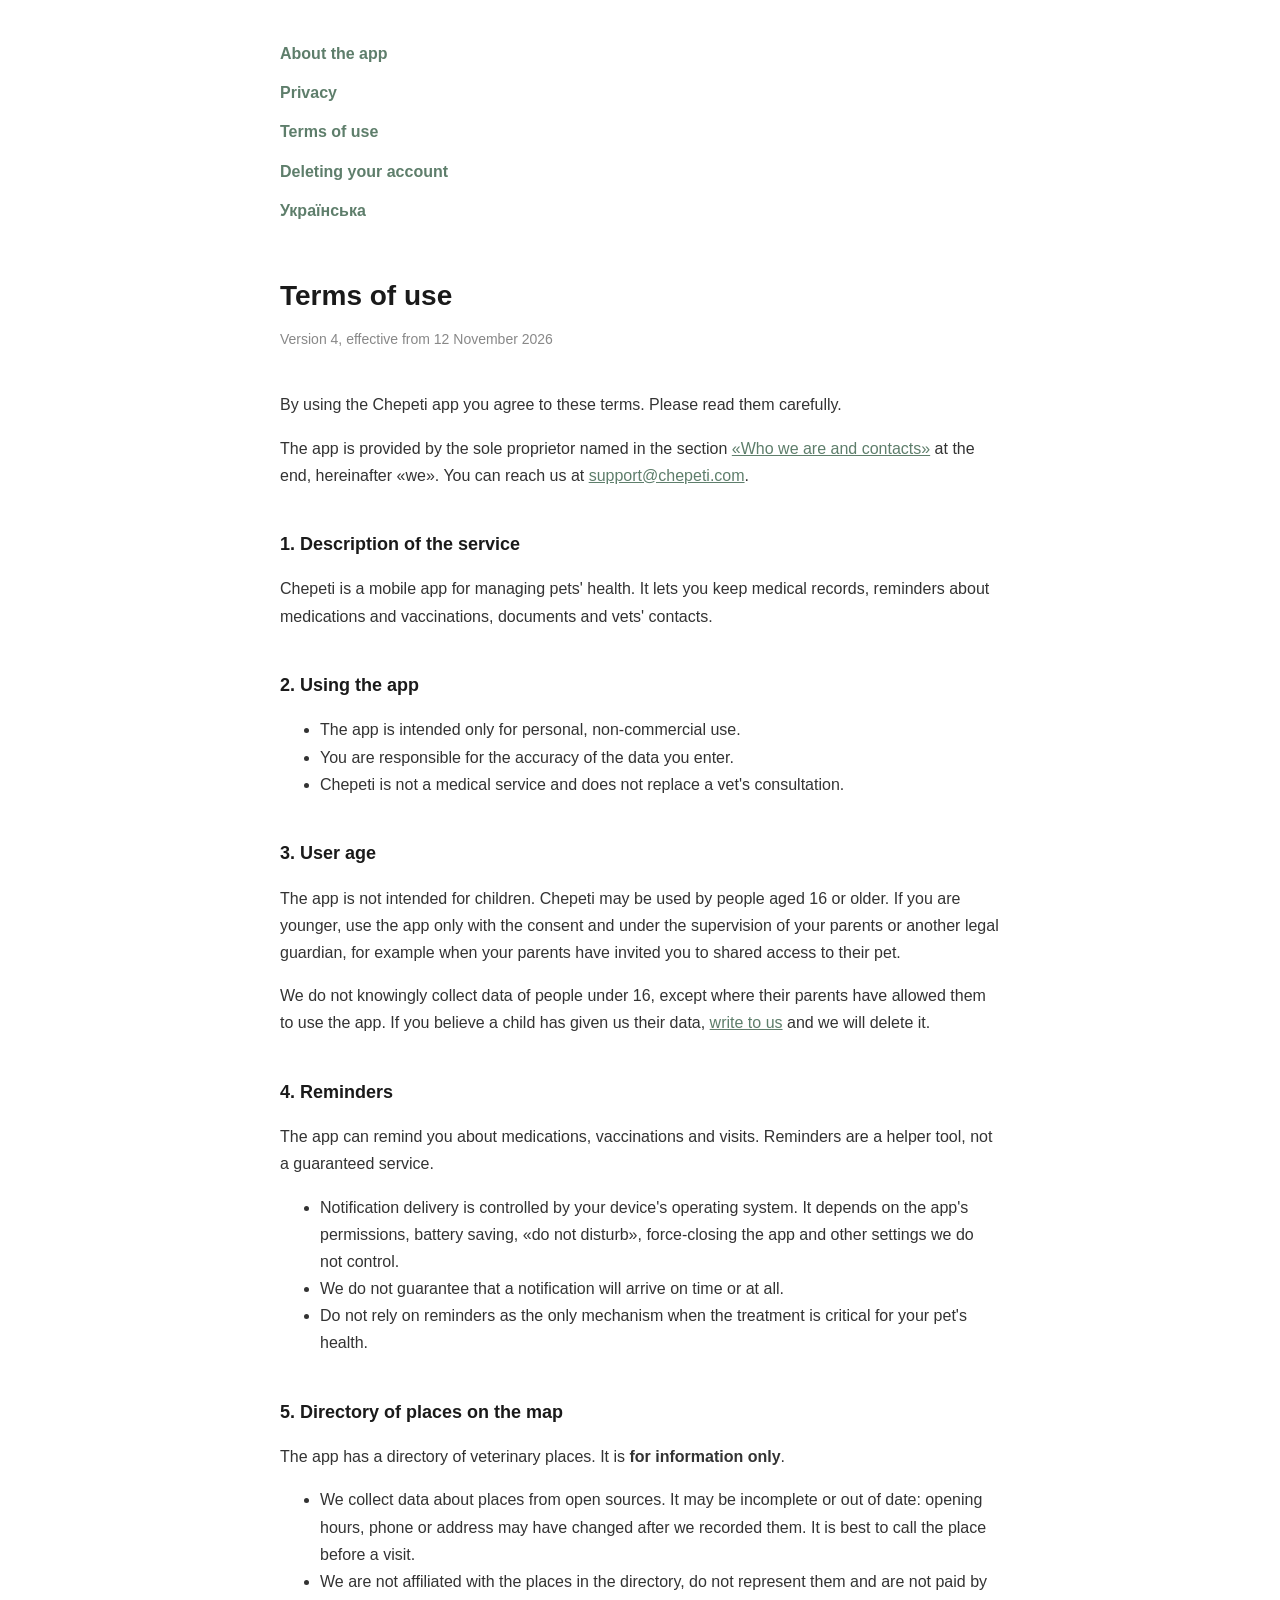
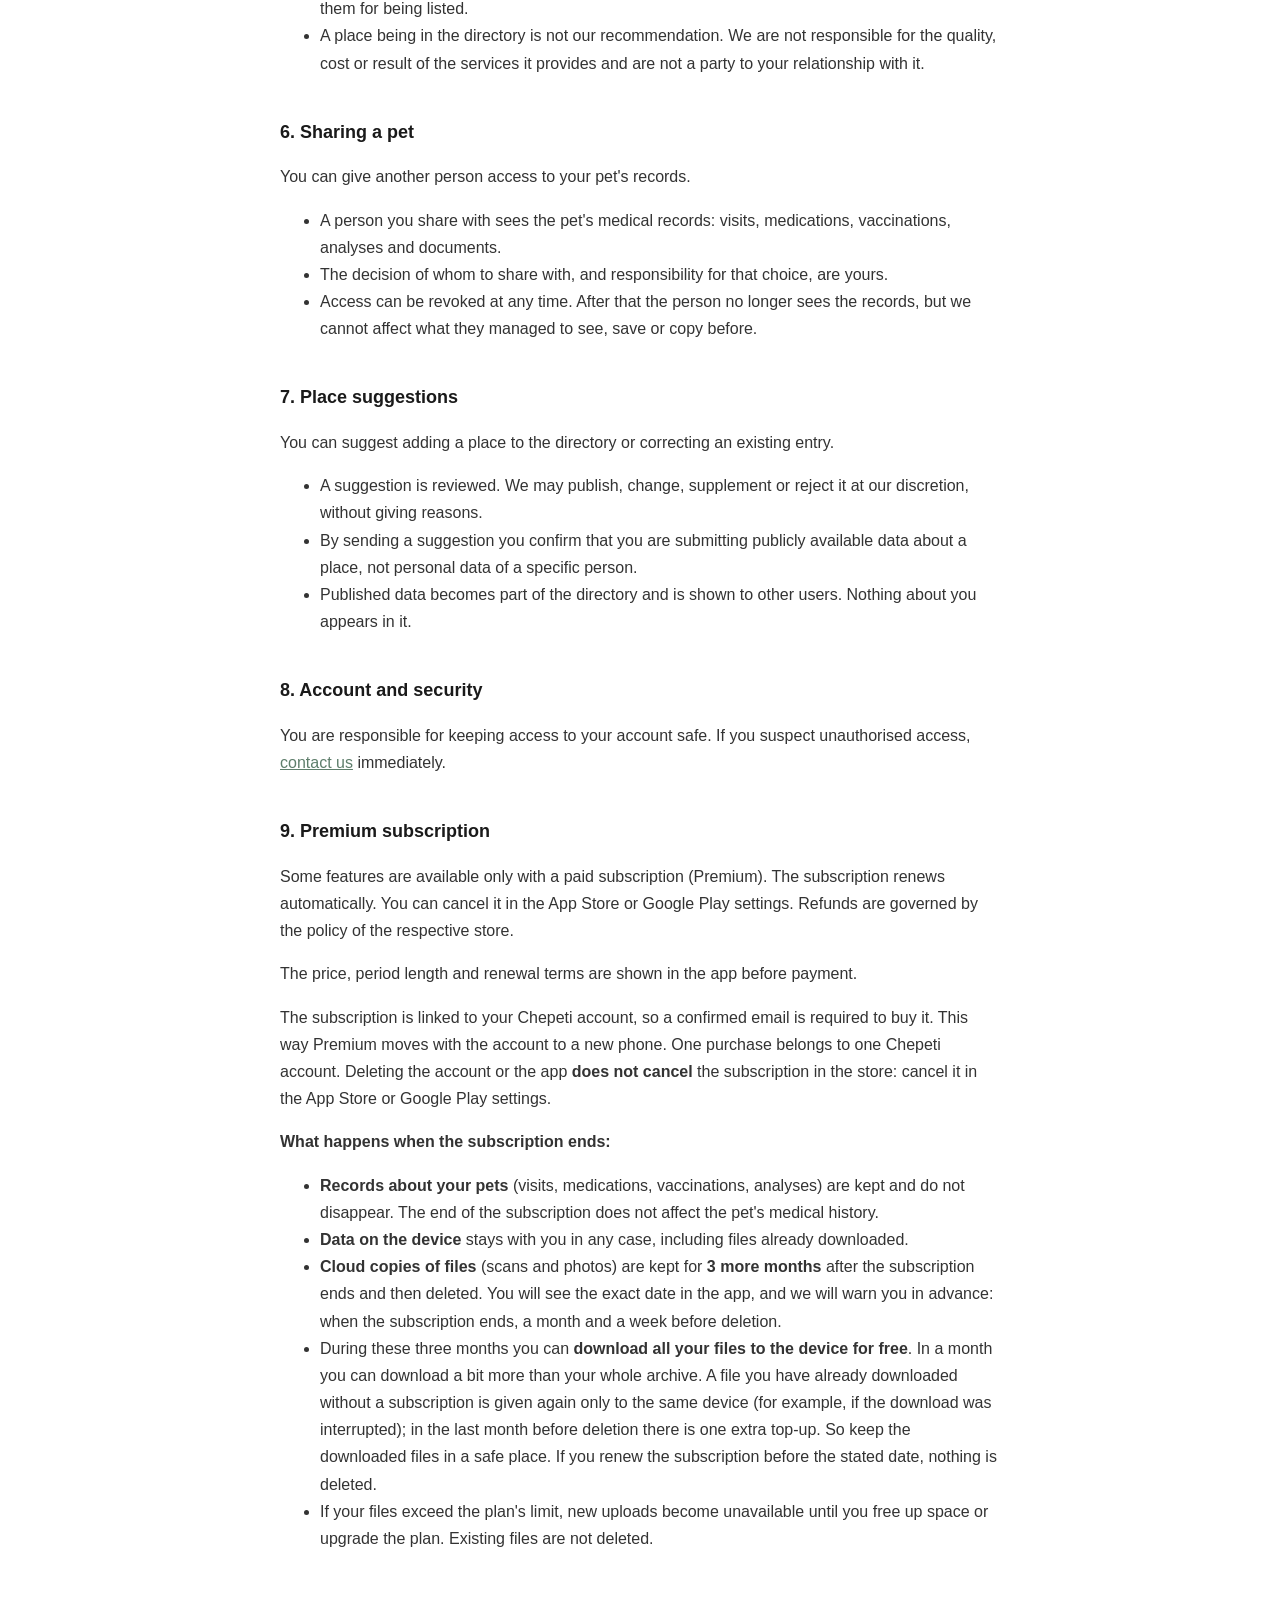
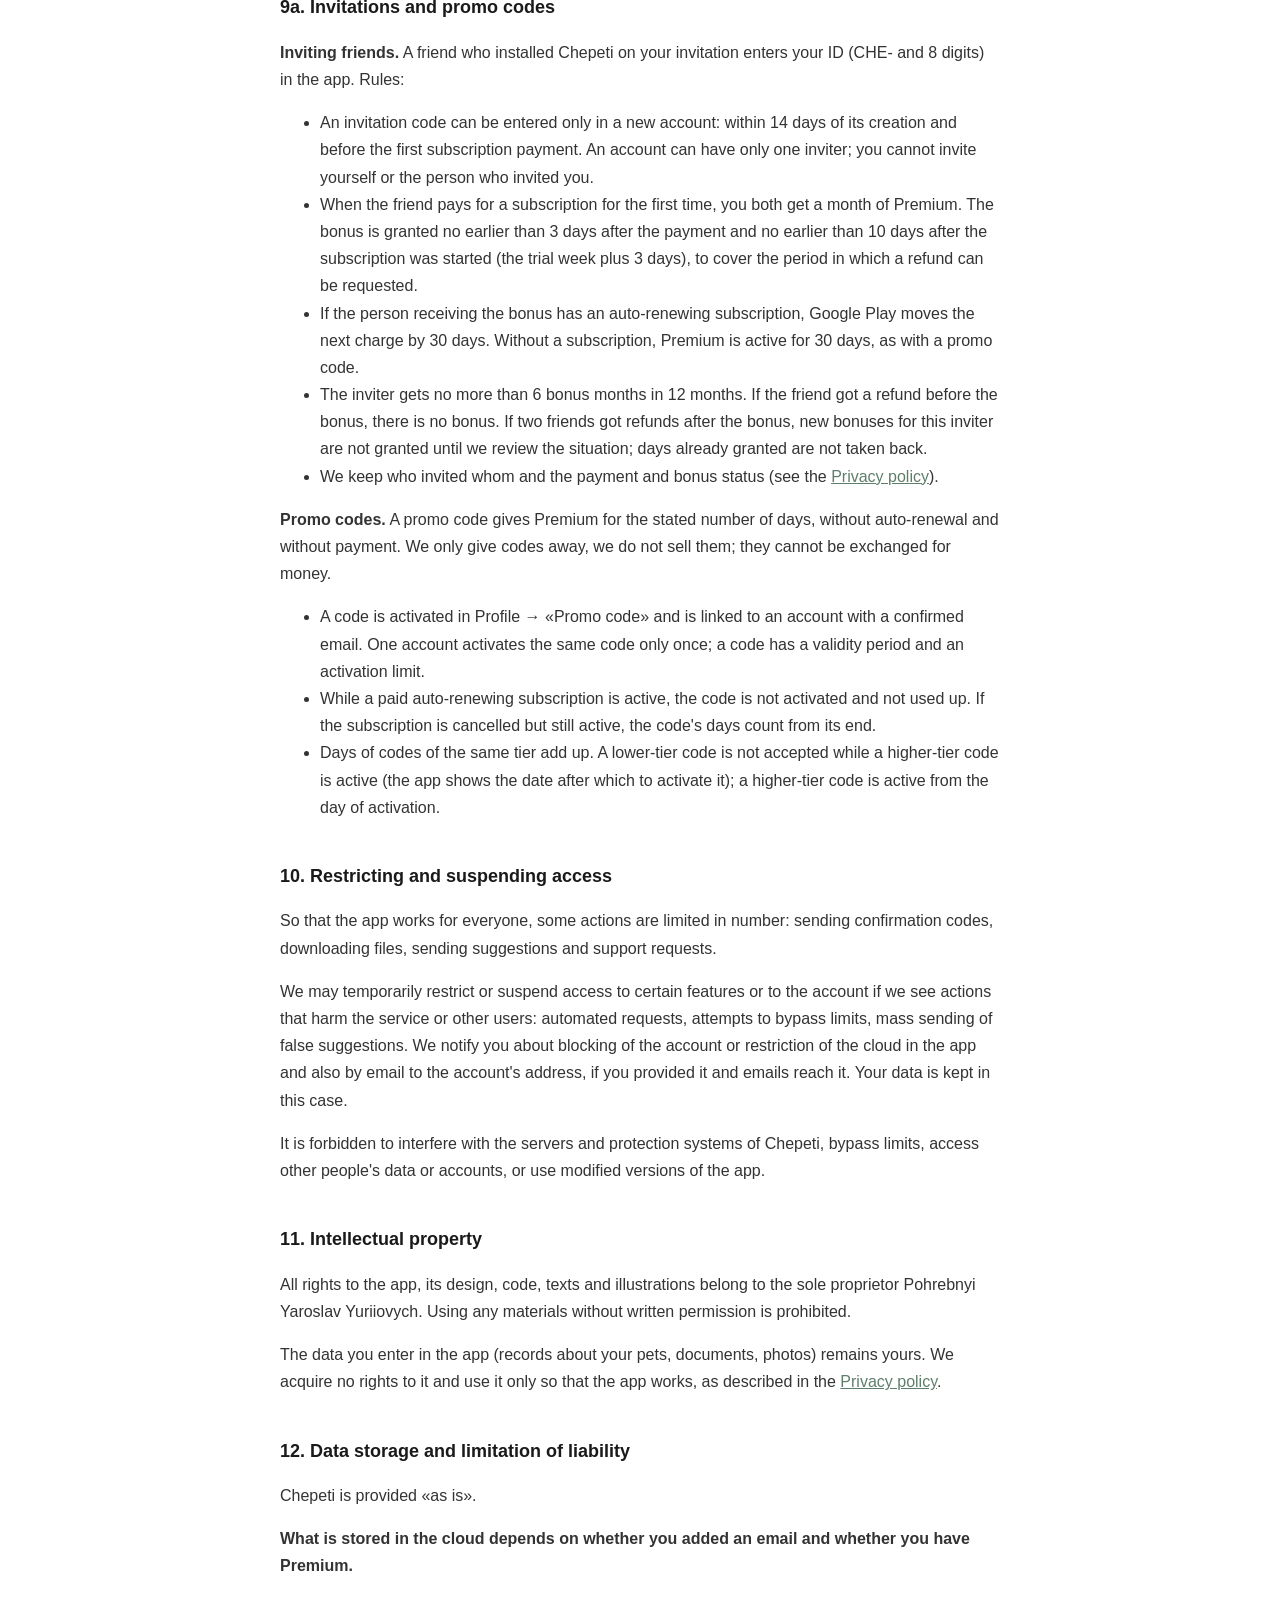
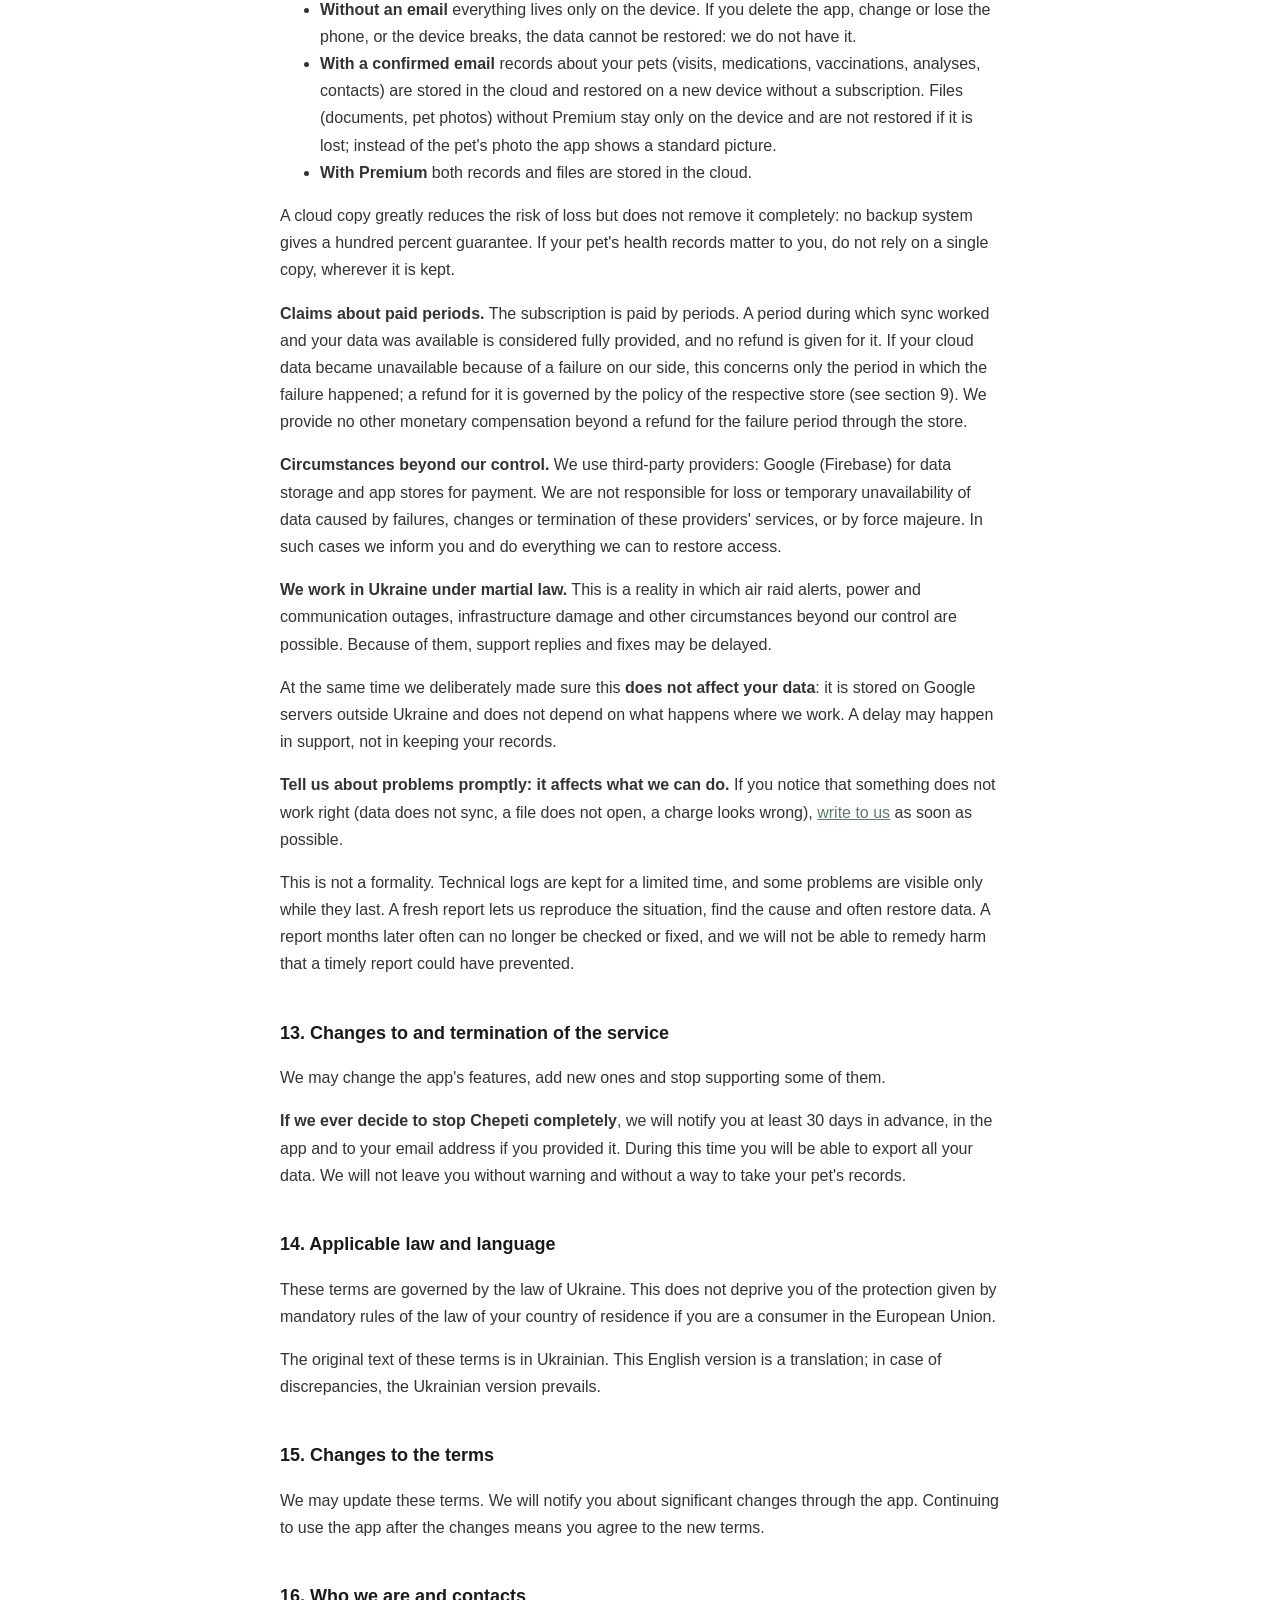
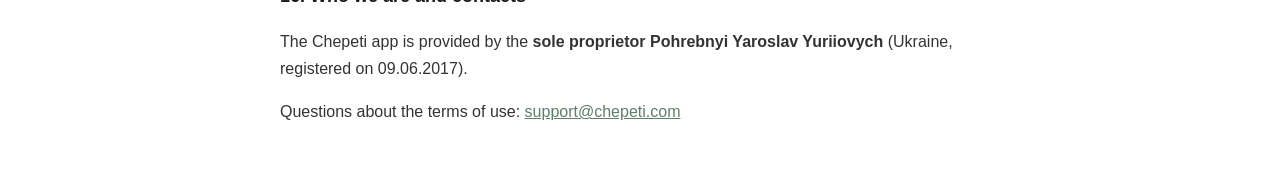
<file: en/terms.html>
<!DOCTYPE html>
<html lang="en">
<head>
  <meta charset="UTF-8">
  <meta name="viewport" content="width=device-width, initial-scale=1.0">
  <title>Chepeti — Terms of use</title>
  <style>
    body { font-family: -apple-system, BlinkMacSystemFont, 'Segoe UI', sans-serif; max-width: 720px; margin: 0 auto; padding: 40px 24px; color: #1a1a1a; line-height: 1.7; }
    h1 { font-size: 28px; margin-bottom: 8px; }
    h2 { font-size: 18px; margin-top: 40px; }
    p, li { font-size: 16px; color: #333; }
    a { color: #5E7E6B; }
    .updated { color: #888; font-size: 14px; margin-bottom: 40px; display: block; }
    nav { margin-bottom: 48px; display: flex; flex-direction: column; gap: 12px; align-items: flex-start; }
    nav a { font-weight: 600; text-decoration: none; }
  </style>
</head>
<body>

  <!-- English translation of /terms.html (audit №72в). Keep both in sync; the Ukrainian text prevails (section 14). -->
  <nav>
    <a href="/">About the app</a>
<a href="/en/privacy.html">Privacy</a>
<a href="/en/terms.html">Terms of use</a>
<a href="/en/delete-account.html">Deleting your account</a>
<a href="/terms.html">Українська</a>
  </nav>

  <h1>Terms of use</h1>
  <span class="updated">Version 4, effective from 12 November 2026</span>

  <p>By using the Chepeti app you agree to these terms. Please read them carefully.</p>
  <p>The app is provided by the sole proprietor named in the section <a href="#contacts">«Who we are and contacts»</a> at the end, hereinafter «we». You can reach us at <a href="mailto:support@chepeti.com">support@chepeti.com</a>.</p>

  <h2>1. Description of the service</h2>
  <p>Chepeti is a mobile app for managing pets' health. It lets you keep medical records, reminders about medications and vaccinations, documents and vets' contacts.</p>

  <h2>2. Using the app</h2>
  <ul>
    <li>The app is intended only for personal, non-commercial use.</li>
    <li>You are responsible for the accuracy of the data you enter.</li>
    <li>Chepeti is not a medical service and does not replace a vet's consultation.</li>
  </ul>

  <h2>3. User age</h2>
  <p>The app is not intended for children. Chepeti may be used by people aged 16 or older. If you are younger, use the app only with the consent and under the supervision of your parents or another legal guardian, for example when your parents have invited you to shared access to their pet.</p>
  <p>We do not knowingly collect data of people under 16, except where their parents have allowed them to use the app. If you believe a child has given us their data, <a href="#contacts">write to us</a> and we will delete it.</p>

  <h2>4. Reminders</h2>
  <p>The app can remind you about medications, vaccinations and visits. Reminders are a helper tool, not a guaranteed service.</p>
  <ul>
    <li>Notification delivery is controlled by your device's operating system. It depends on the app's permissions, battery saving, «do not disturb», force-closing the app and other settings we do not control.</li>
    <li>We do not guarantee that a notification will arrive on time or at all.</li>
    <li>Do not rely on reminders as the only mechanism when the treatment is critical for your pet's health.</li>
  </ul>

  <h2>5. Directory of places on the map</h2>
  <p>The app has a directory of veterinary places. It is <strong>for information only</strong>.</p>
  <ul>
    <li>We collect data about places from open sources. It may be incomplete or out of date: opening hours, phone or address may have changed after we recorded them. It is best to call the place before a visit.</li>
    <li>We are not affiliated with the places in the directory, do not represent them and are not paid by them for being listed.</li>
    <li>A place being in the directory is not our recommendation. We are not responsible for the quality, cost or result of the services it provides and are not a party to your relationship with it.</li>
  </ul>

  <h2>6. Sharing a pet</h2>
  <p>You can give another person access to your pet's records.</p>
  <ul>
    <li>A person you share with sees the pet's medical records: visits, medications, vaccinations, analyses and documents.</li>
    <li>The decision of whom to share with, and responsibility for that choice, are yours.</li>
    <li>Access can be revoked at any time. After that the person no longer sees the records, but we cannot affect what they managed to see, save or copy before.</li>
  </ul>

  <h2>7. Place suggestions</h2>
  <p>You can suggest adding a place to the directory or correcting an existing entry.</p>
  <ul>
    <li>A suggestion is reviewed. We may publish, change, supplement or reject it at our discretion, without giving reasons.</li>
    <li>By sending a suggestion you confirm that you are submitting publicly available data about a place, not personal data of a specific person.</li>
    <li>Published data becomes part of the directory and is shown to other users. Nothing about you appears in it.</li>
  </ul>

  <h2>8. Account and security</h2>
  <p>You are responsible for keeping access to your account safe. If you suspect unauthorised access, <a href="#contacts">contact us</a> immediately.</p>

  <h2>9. Premium subscription</h2>
  <p>Some features are available only with a paid subscription (Premium). The subscription renews automatically. You can cancel it in the App Store or Google Play settings. Refunds are governed by the policy of the respective store.</p>
  <p>The price, period length and renewal terms are shown in the app before payment.</p>
  <p>The subscription is linked to your Chepeti account, so a confirmed email is required to buy it. This way Premium moves with the account to a new phone. One purchase belongs to one Chepeti account. Deleting the account or the app <strong>does not cancel</strong> the subscription in the store: cancel it in the App Store or Google Play settings.</p>
  <p><strong>What happens when the subscription ends:</strong></p>
  <ul>
    <li><strong>Records about your pets</strong> (visits, medications, vaccinations, analyses) are kept and do not disappear. The end of the subscription does not affect the pet's medical history.</li>
    <li><strong>Data on the device</strong> stays with you in any case, including files already downloaded.</li>
    <li><strong>Cloud copies of files</strong> (scans and photos) are kept for <strong>3 more months</strong> after the subscription ends and then deleted. You will see the exact date in the app, and we will warn you in advance: when the subscription ends, a month and a week before deletion.</li>
    <li>During these three months you can <strong>download all your files to the device for free</strong>. In a month you can download a bit more than your whole archive. A file you have already downloaded without a subscription is given again only to the same device (for example, if the download was interrupted); in the last month before deletion there is one extra top-up. So keep the downloaded files in a safe place. If you renew the subscription before the stated date, nothing is deleted.</li>
    <li>If your files exceed the plan's limit, new uploads become unavailable until you free up space or upgrade the plan. Existing files are not deleted.</li>
  </ul>

  <h2>9a. Invitations and promo codes</h2>
  <p><strong>Inviting friends.</strong> A friend who installed Chepeti on your invitation enters your ID (CHE- and 8 digits) in the app. Rules:</p>
  <ul>
    <li>An invitation code can be entered only in a new account: within 14 days of its creation and before the first subscription payment. An account can have only one inviter; you cannot invite yourself or the person who invited you.</li>
    <li>When the friend pays for a subscription for the first time, you both get a month of Premium. The bonus is granted no earlier than 3 days after the payment and no earlier than 10 days after the subscription was started (the trial week plus 3 days), to cover the period in which a refund can be requested.</li>
    <li>If the person receiving the bonus has an auto-renewing subscription, Google Play moves the next charge by 30 days. Without a subscription, Premium is active for 30 days, as with a promo code.</li>
    <li>The inviter gets no more than 6 bonus months in 12 months. If the friend got a refund before the bonus, there is no bonus. If two friends got refunds after the bonus, new bonuses for this inviter are not granted until we review the situation; days already granted are not taken back.</li>
    <li>We keep who invited whom and the payment and bonus status (see the <a href="/en/privacy.html">Privacy policy</a>).</li>
  </ul>
  <p><strong>Promo codes.</strong> A promo code gives Premium for the stated number of days, without auto-renewal and without payment. We only give codes away, we do not sell them; they cannot be exchanged for money.</p>
  <ul>
    <li>A code is activated in Profile → «Promo code» and is linked to an account with a confirmed email. One account activates the same code only once; a code has a validity period and an activation limit.</li>
    <li>While a paid auto-renewing subscription is active, the code is not activated and not used up. If the subscription is cancelled but still active, the code's days count from its end.</li>
    <li>Days of codes of the same tier add up. A lower-tier code is not accepted while a higher-tier code is active (the app shows the date after which to activate it); a higher-tier code is active from the day of activation.</li>
  </ul>

  <h2>10. Restricting and suspending access</h2>
  <p>So that the app works for everyone, some actions are limited in number: sending confirmation codes, downloading files, sending suggestions and support requests.</p>
  <p>We may temporarily restrict or suspend access to certain features or to the account if we see actions that harm the service or other users: automated requests, attempts to bypass limits, mass sending of false suggestions. We notify you about blocking of the account or restriction of the cloud in the app and also by email to the account's address, if you provided it and emails reach it. Your data is kept in this case.</p>
  <p>It is forbidden to interfere with the servers and protection systems of Chepeti, bypass limits, access other people's data or accounts, or use modified versions of the app.</p>

  <h2>11. Intellectual property</h2>
  <p>All rights to the app, its design, code, texts and illustrations belong to the sole proprietor Pohrebnyi Yaroslav Yuriiovych. Using any materials without written permission is prohibited.</p>
  <p>The data you enter in the app (records about your pets, documents, photos) remains yours. We acquire no rights to it and use it only so that the app works, as described in the <a href="/en/privacy.html">Privacy policy</a>.</p>

  <h2>12. Data storage and limitation of liability</h2>
  <p>Chepeti is provided «as is».</p>
  <p><strong>What is stored in the cloud depends on whether you added an email and whether you have Premium.</strong></p>
  <ul>
    <li><strong>Without an email</strong> everything lives only on the device. If you delete the app, change or lose the phone, or the device breaks, the data cannot be restored: we do not have it.</li>
    <li><strong>With a confirmed email</strong> records about your pets (visits, medications, vaccinations, analyses, contacts) are stored in the cloud and restored on a new device without a subscription. Files (documents, pet photos) without Premium stay only on the device and are not restored if it is lost; instead of the pet's photo the app shows a standard picture.</li>
    <li><strong>With Premium</strong> both records and files are stored in the cloud.</li>
  </ul>
  <p>A cloud copy greatly reduces the risk of loss but does not remove it completely: no backup system gives a hundred percent guarantee. If your pet's health records matter to you, do not rely on a single copy, wherever it is kept.</p>
  <p><strong>Claims about paid periods.</strong> The subscription is paid by periods. A period during which sync worked and your data was available is considered fully provided, and no refund is given for it. If your cloud data became unavailable because of a failure on our side, this concerns only the period in which the failure happened; a refund for it is governed by the policy of the respective store (see section 9). We provide no other monetary compensation beyond a refund for the failure period through the store.</p>

  <p><strong>Circumstances beyond our control.</strong> We use third-party providers: Google (Firebase) for data storage and app stores for payment. We are not responsible for loss or temporary unavailability of data caused by failures, changes or termination of these providers' services, or by force majeure. In such cases we inform you and do everything we can to restore access.</p>

  <p><strong>We work in Ukraine under martial law.</strong> This is a reality in which air raid alerts, power and communication outages, infrastructure damage and other circumstances beyond our control are possible. Because of them, support replies and fixes may be delayed.</p>

  <p>At the same time we deliberately made sure this <strong>does not affect your data</strong>: it is stored on Google servers outside Ukraine and does not depend on what happens where we work. A delay may happen in support, not in keeping your records.</p>

  <p><strong>Tell us about problems promptly: it affects what we can do.</strong> If you notice that something does not work right (data does not sync, a file does not open, a charge looks wrong), <a href="#contacts">write to us</a> as soon as possible.</p>

  <p>This is not a formality. Technical logs are kept for a limited time, and some problems are visible only while they last. A fresh report lets us reproduce the situation, find the cause and often restore data. A report months later often can no longer be checked or fixed, and we will not be able to remedy harm that a timely report could have prevented.</p>

  <h2>13. Changes to and termination of the service</h2>
  <p>We may change the app's features, add new ones and stop supporting some of them.</p>
  <p><strong>If we ever decide to stop Chepeti completely</strong>, we will notify you at least 30 days in advance, in the app and to your email address if you provided it. During this time you will be able to export all your data. We will not leave you without warning and without a way to take your pet's records.</p>

  <h2>14. Applicable law and language</h2>
  <p>These terms are governed by the law of Ukraine. This does not deprive you of the protection given by mandatory rules of the law of your country of residence if you are a consumer in the European Union.</p>
  <p>The original text of these terms is in Ukrainian. This English version is a translation; in case of discrepancies, the Ukrainian version prevails.</p>

  <h2>15. Changes to the terms</h2>
  <p>We may update these terms. We will notify you about significant changes through the app. Continuing to use the app after the changes means you agree to the new terms.</p>

  <h2 id="contacts">16. Who we are and contacts</h2>
  <p>The Chepeti app is provided by the <strong>sole proprietor Pohrebnyi Yaroslav Yuriiovych</strong> (Ukraine, registered on 09.06.2017).</p>
  <p>Questions about the terms of use: <a href="mailto:support@chepeti.com">support@chepeti.com</a></p>

</body>
</html>
</file>
